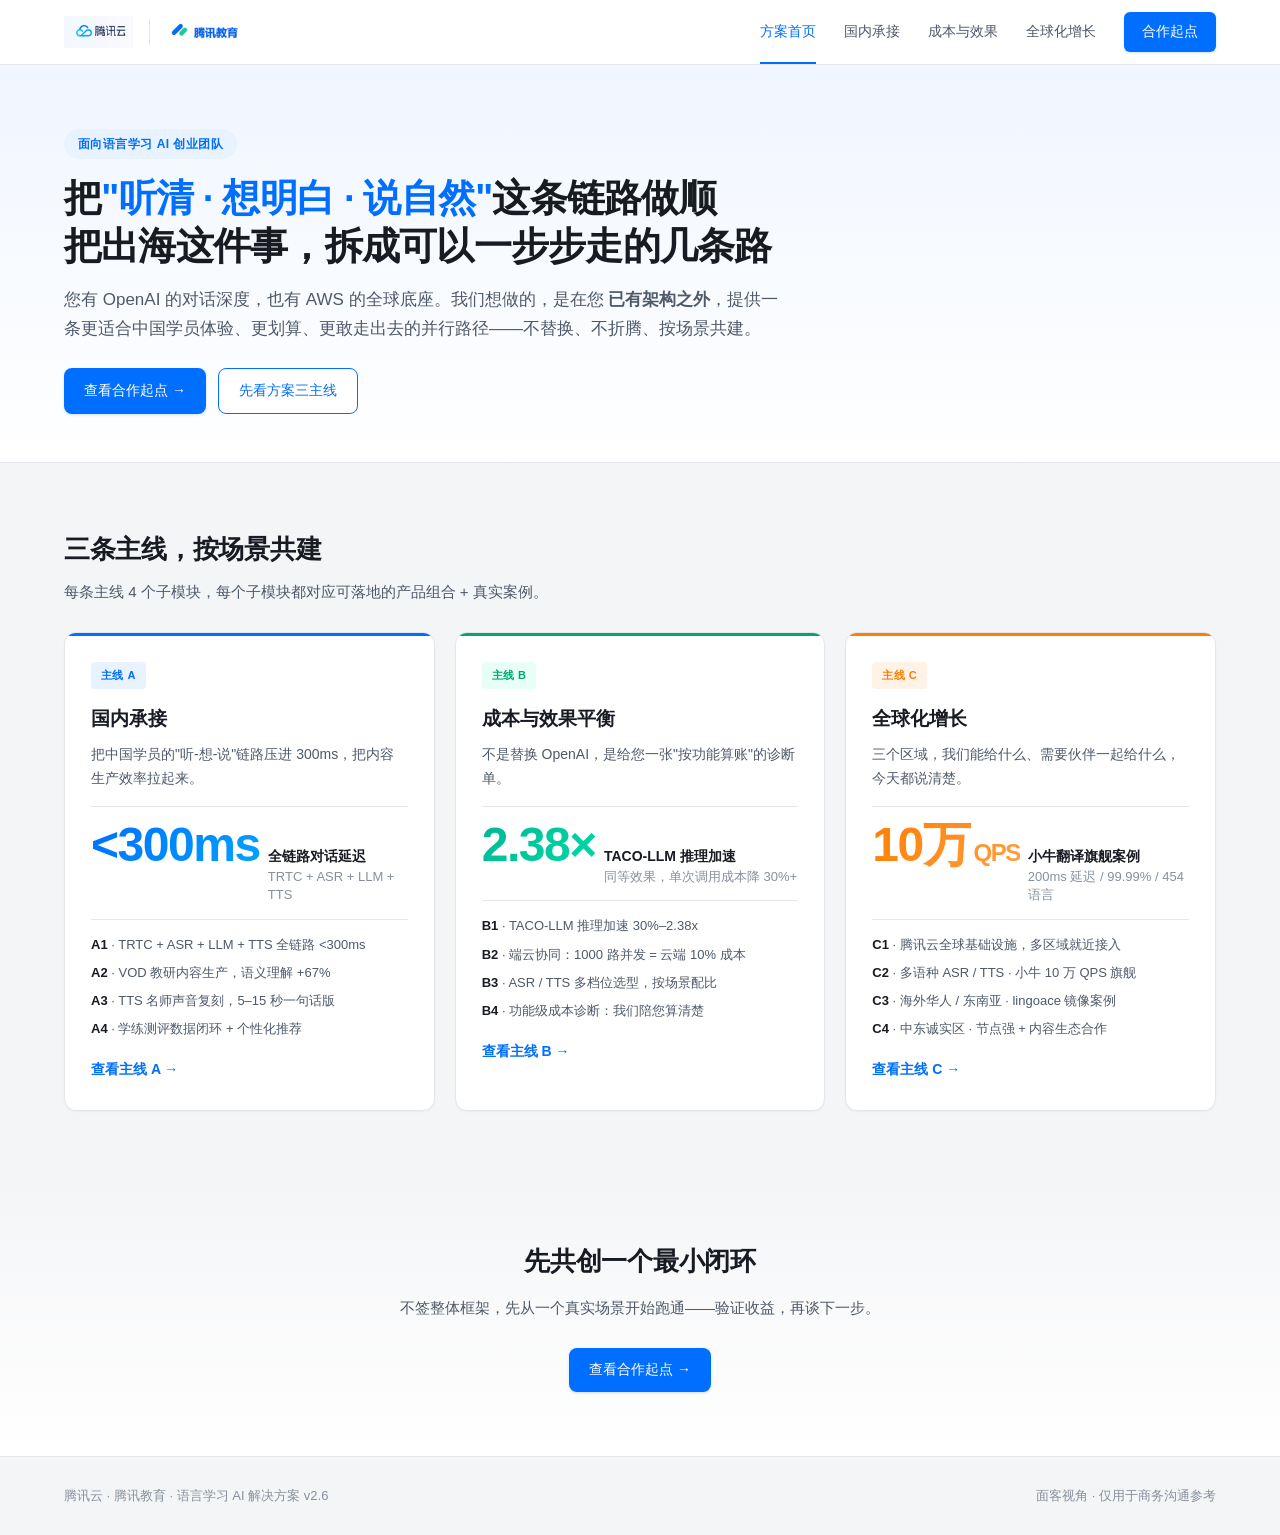
<file: index.html>
<!DOCTYPE html>
<html lang="zh-CN">
<head>
<meta charset="UTF-8">
<meta name="viewport" content="width=device-width, initial-scale=1.0">
<title>语言学习 AI 解决方案 · 腾讯云 × 腾讯教育</title>
<link rel="stylesheet" href="styles.css">
</head>
<body>

<!-- 顶部导航 + 双 Logo -->
<nav class="nav">
  <div class="nav-inner">
    <div class="brand">
      <a href="index.html" class="brand-logo" aria-label="腾讯云">
        <img src="assets/logo-tencent-cloud.png" alt="腾讯云">
      </a>
      <span class="brand-divider"></span>
      <a href="index.html" class="brand-edu" aria-label="腾讯教育">
        <img src="assets/logo-tencent-edu.png" alt="腾讯教育">
      </a>
    </div>
    <div class="nav-links">
      <a href="index.html" class="active">方案首页</a>
      <a href="line-a.html">国内承接</a>
      <a href="line-b.html">成本与效果</a>
      <a href="line-c.html">全球化增长</a>
      <a href="cooperation.html" class="nav-cta">合作起点</a>
    </div>
  </div>
</nav>

<!-- Hero -->
<section class="hero">
  <div class="wrap">
    <span class="hero-eyebrow">面向语言学习 AI 创业团队</span>
    <h1>把<span class="grad">"听清 · 想明白 · 说自然"</span>这条链路做顺<br>把出海这件事，拆成可以一步步走的几条路</h1>
    <p class="lead">
      您有 OpenAI 的对话深度，也有 AWS 的全球底座。我们想做的，是在您 <strong>已有架构之外</strong>，提供一条更适合中国学员体验、更划算、更敢走出去的并行路径——不替换、不折腾、按场景共建。
    </p>
    <div style="display:flex;gap:12px;flex-wrap:wrap;">
      <a href="cooperation.html" class="btn primary">查看合作起点 →</a>
      <a href="line-a.html" class="btn ghost">先看方案三主线</a>
    </div>
  </div>
</section>

<!-- 三主线 -->
<section class="section alt">
  <div class="wrap">
    <h2>三条主线，按场景共建</h2>
    <p class="section-sub">每条主线 4 个子模块，每个子模块都对应可落地的产品组合 + 真实案例。</p>

    <div class="line-grid">
      <a href="line-a.html" class="line-card a">
        <span class="line-tag">主线 A</span>
        <h3>国内承接</h3>
        <p>把中国学员的"听-想-说"链路压进 300ms，把内容生产效率拉起来。</p>
        <div class="hero-num">
          <span class="num">&lt;300ms</span>
          <span class="num-label"><strong>全链路对话延迟</strong>TRTC + ASR + LLM + TTS</span>
        </div>
        <div class="sub-list">
          <span><strong>A1</strong> · TRTC + ASR + LLM + TTS 全链路 &lt;300ms</span>
          <span><strong>A2</strong> · VOD 教研内容生产，语义理解 +67%</span>
          <span><strong>A3</strong> · TTS 名师声音复刻，5–15 秒一句话版</span>
          <span><strong>A4</strong> · 学练测评数据闭环 + 个性化推荐</span>
        </div>
        <span class="arrow">查看主线 A →</span>
      </a>

      <a href="line-b.html" class="line-card b">
        <span class="line-tag">主线 B</span>
        <h3>成本与效果平衡</h3>
        <p>不是替换 OpenAI，是给您一张"按功能算账"的诊断单。</p>
        <div class="hero-num">
          <span class="num">2.38×</span>
          <span class="num-label"><strong>TACO-LLM 推理加速</strong>同等效果，单次调用成本降 30%+</span>
        </div>
        <div class="sub-list">
          <span><strong>B1</strong> · TACO-LLM 推理加速 30%–2.38x</span>
          <span><strong>B2</strong> · 端云协同：1000 路并发 = 云端 10% 成本</span>
          <span><strong>B3</strong> · ASR / TTS 多档位选型，按场景配比</span>
          <span><strong>B4</strong> · 功能级成本诊断：我们陪您算清楚</span>
        </div>
        <span class="arrow">查看主线 B →</span>
      </a>

      <a href="line-c.html" class="line-card c">
        <span class="line-tag">主线 C</span>
        <h3>全球化增长</h3>
        <p>三个区域，我们能给什么、需要伙伴一起给什么，今天都说清楚。</p>
        <div class="hero-num">
          <span class="num">10万<span style="font-size:24px;margin-left:4px;">QPS</span></span>
          <span class="num-label"><strong>小牛翻译旗舰案例</strong>200ms 延迟 / 99.99% / 454 语言</span>
        </div>
        <div class="sub-list">
          <span><strong>C1</strong> · 腾讯云全球基础设施，多区域就近接入</span>
          <span><strong>C2</strong> · 多语种 ASR / TTS · 小牛 10 万 QPS 旗舰</span>
          <span><strong>C3</strong> · 海外华人 / 东南亚 · lingoace 镜像案例</span>
          <span><strong>C4</strong> · 中东诚实区 · 节点强 + 内容生态合作</span>
        </div>
        <span class="arrow">查看主线 C →</span>
      </a>
    </div>
  </div>
</section>

<!-- CTA -->
<section class="section cta-section">
  <div class="wrap" style="text-align:center;">
    <h2 style="margin-bottom: 12px;">先共创一个最小闭环</h2>
    <p class="section-sub" style="max-width: 640px; margin: 0 auto 28px;">
      不签整体框架，先从一个真实场景开始跑通——验证收益，再谈下一步。
    </p>
    <a href="cooperation.html" class="btn primary">查看合作起点 →</a>
  </div>
</section>

<footer class="footer">
  <div class="wrap">
    <span>腾讯云 · 腾讯教育 · 语言学习 AI 解决方案 v2.6</span>
    <span>面客视角 · 仅用于商务沟通参考</span>
  </div>
</footer>

</body>
</html>
</file>
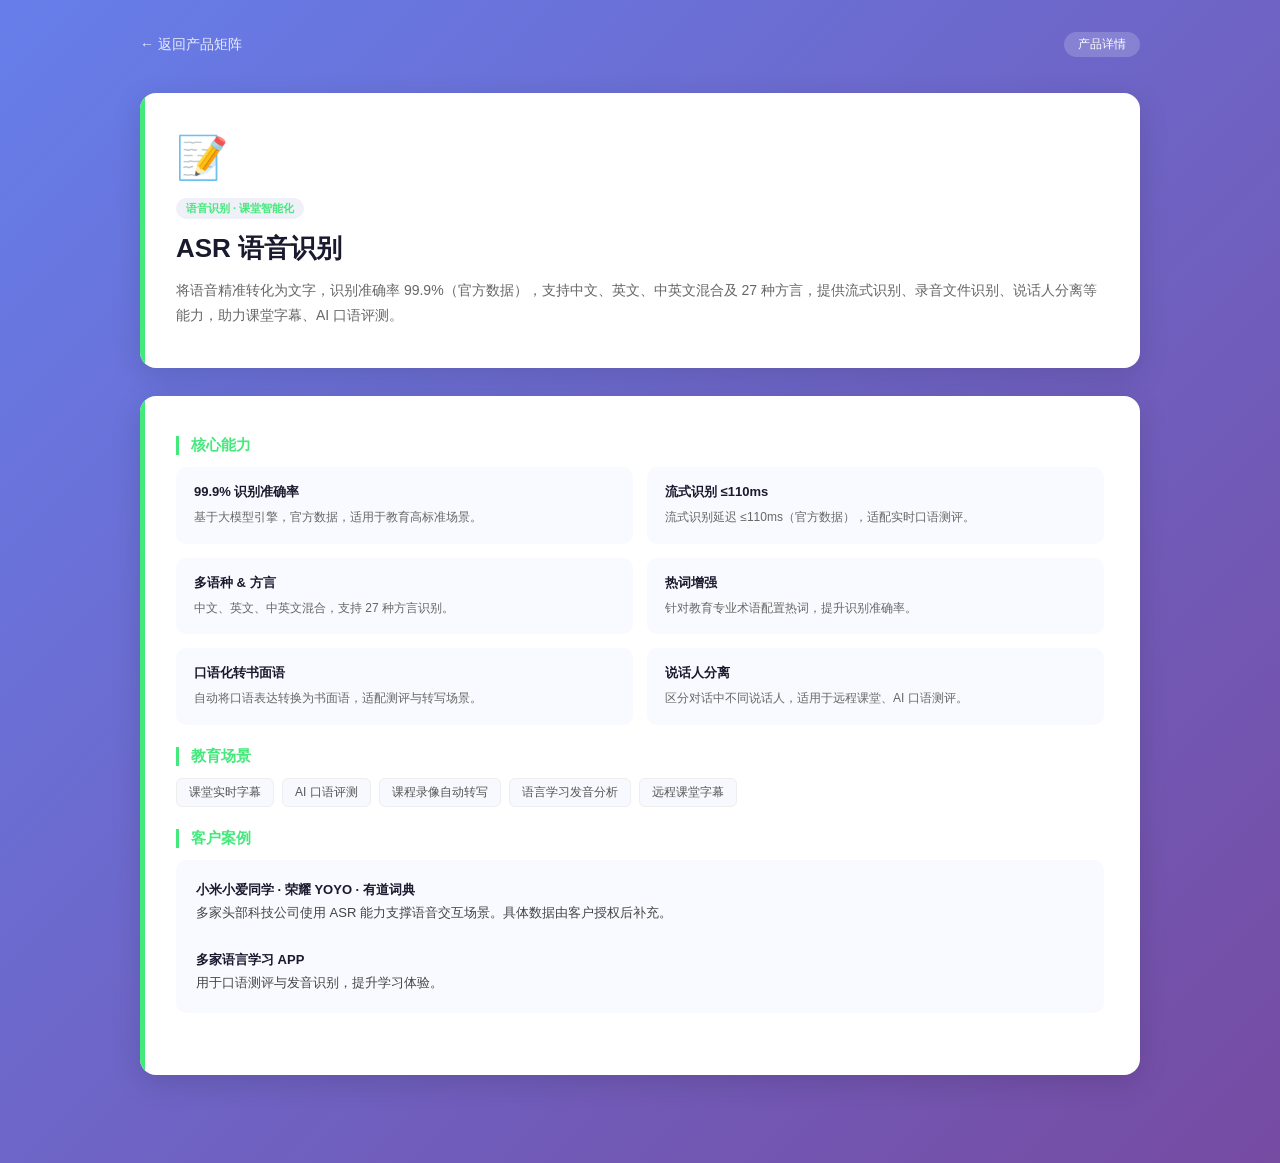
<file: asr.html>
<!DOCTYPE html>
<html lang="zh-CN">
<head>
<meta charset="UTF-8">
<meta name="viewport" content="width=device-width, initial-scale=1.0">
<title>ASR 语音识别 · 腾讯云教育产品矩阵</title>
<style>
    * { margin:0; padding:0; box-sizing: border-box; }
    body {
        font-family: -apple-system, 'PingFang SC', 'Helvetica Neue', sans-serif;
        background: linear-gradient(135deg, #667eea 0%, #764ba2 100%);
        min-height: 100vh;
        padding: 32px 20px 60px;
    }
    .container { max-width: 1000px; margin: 0 auto; }

    .top-nav {
        display: flex;
        justify-content: space-between;
        align-items: center;
        margin-bottom: 36px;
    }
    .back-link {
        color: rgba(255,255,255,0.85);
        text-decoration: none;
        font-size: 14px;
        display: flex;
        align-items: center;
        gap: 6px;
        transition: color 0.2s;
    }
    .back-link:hover { color: #fff; }
    .page-badge {
        background: rgba(255,255,255,0.18);
        color: #fff;
        font-size: 12px;
        padding: 4px 14px;
        border-radius: 20px;
    }

    .hero-card {
        background: white;
        border-radius: 16px;
        padding: 40px 36px;
        margin-bottom: 28px;
        box-shadow: 0 8px 30px rgba(0,0,0,0.13);
        position: relative;
        overflow: hidden;
    }
    .hero-card::before {
        content: '';
        position: absolute;
        top: 0; left: 0;
        width: 5px;
        height: 100%;
        background: #43e97b;
        border-radius: 16px 0 0 16px;
    }
    .hero-icon { font-size: 42px; margin-bottom: 16px; }
    .hero-tag {
        display: inline-block;
        background: #f0f0f8;
        color: #43e97b;
        font-size: 11px;
        font-weight: 600;
        padding: 3px 10px;
        border-radius: 20px;
        margin-bottom: 12px;
    }
    .hero-name {
        font-size: 26px;
        font-weight: 700;
        color: #1a1a2e;
        margin-bottom: 12px;
    }
    .hero-desc {
        font-size: 14px;
        color: #666;
        line-height: 1.8;
    }

    .section { margin-bottom: 22px; }
    .section-title {
        font-size: 15px;
        font-weight: 700;
        color: #43e97b;
        margin-bottom: 12px;
        padding-left: 12px;
        border-left: 3px solid #43e97b;
    }
    .feature-grid {
        display: grid;
        grid-template-columns: 1fr 1fr;
        gap: 14px;
    }
    .feature-item {
        background: #f9faff;
        border-radius: 10px;
        padding: 16px 18px;
    }
    .feature-item .fi-title {
        font-size: 13px;
        font-weight: 700;
        color: #1a1a2e;
        margin-bottom: 6px;
    }
    .feature-item .fi-desc {
        font-size: 12px;
        color: #666;
        line-height: 1.7;
    }
    .tag-list {
        display: flex;
        flex-wrap: wrap;
        gap: 8px;
    }
    .tag-item {
        background: #f8f9fe;
        color: #555;
        font-size: 12px;
        padding: 5px 12px;
        border-radius: 6px;
        border: 1px solid #eee;
    }
    .case-box {
        background: #f9faff;
        border-radius: 10px;
        padding: 18px 20px;
        font-size: 13px;
        color: #444;
        line-height: 1.8;
    }
    .case-box strong { color: #1a1a2e; }

    @media (max-width: 640px) {
        .feature-grid { grid-template-columns: 1fr; }
    }
</style>
</head>
<body>

<div class="container">

    <div class="top-nav">
        <a href="products.html" class="back-link">← 返回产品矩阵</a>
        <span class="page-badge">产品详情</span>
    </div>

    <div class="hero-card">
        <div class="hero-icon">📝</div>
        <div class="hero-tag">语音识别 · 课堂智能化</div>
        <div class="hero-name">ASR 语音识别</div>
        <div class="hero-desc">
            将语音精准转化为文字，识别准确率 99.9%（官方数据），支持中文、英文、中英文混合及 27 种方言，提供流式识别、录音文件识别、说话人分离等能力，助力课堂字幕、AI 口语评测。
        </div>
    </div>

    <div class="hero-card">
        <div class="section">
            <div class="section-title">核心能力</div>
            <div class="feature-grid">
                <div class="feature-item">
                    <div class="fi-title">99.9% 识别准确率</div>
                    <div class="fi-desc">基于大模型引擎，官方数据，适用于教育高标准场景。</div>
                </div>
                <div class="feature-item">
                    <div class="fi-title">流式识别 ≤110ms</div>
                    <div class="fi-desc">流式识别延迟 ≤110ms（官方数据），适配实时口语测评。</div>
                </div>
                <div class="feature-item">
                    <div class="fi-title">多语种 & 方言</div>
                    <div class="fi-desc">中文、英文、中英文混合，支持 27 种方言识别。</div>
                </div>
                <div class="feature-item">
                    <div class="fi-title">热词增强</div>
                    <div class="fi-desc">针对教育专业术语配置热词，提升识别准确率。</div>
                </div>
                <div class="feature-item">
                    <div class="fi-title">口语化转书面语</div>
                    <div class="fi-desc">自动将口语表达转换为书面语，适配测评与转写场景。</div>
                </div>
                <div class="feature-item">
                    <div class="fi-title">说话人分离</div>
                    <div class="fi-desc">区分对话中不同说话人，适用于远程课堂、AI 口语测评。</div>
                </div>
            </div>
        </div>

        <div class="section">
            <div class="section-title">教育场景</div>
            <div class="tag-list">
                <span class="tag-item">课堂实时字幕</span>
                <span class="tag-item">AI 口语评测</span>
                <span class="tag-item">课程录像自动转写</span>
                <span class="tag-item">语言学习发音分析</span>
                <span class="tag-item">远程课堂字幕</span>
            </div>
        </div>

        <div class="section">
            <div class="section-title">客户案例</div>
            <div class="case-box">
                <strong>小米小爱同学 · 荣耀 YOYO · 有道词典</strong><br>
                多家头部科技公司使用 ASR 能力支撑语音交互场景。具体数据由客户授权后补充。<br><br>
                <strong>多家语言学习 APP</strong><br>
                用于口语测评与发音识别，提升学习体验。
            </div>
        </div>
    </div>

</div>

</body>
</html>
</file>
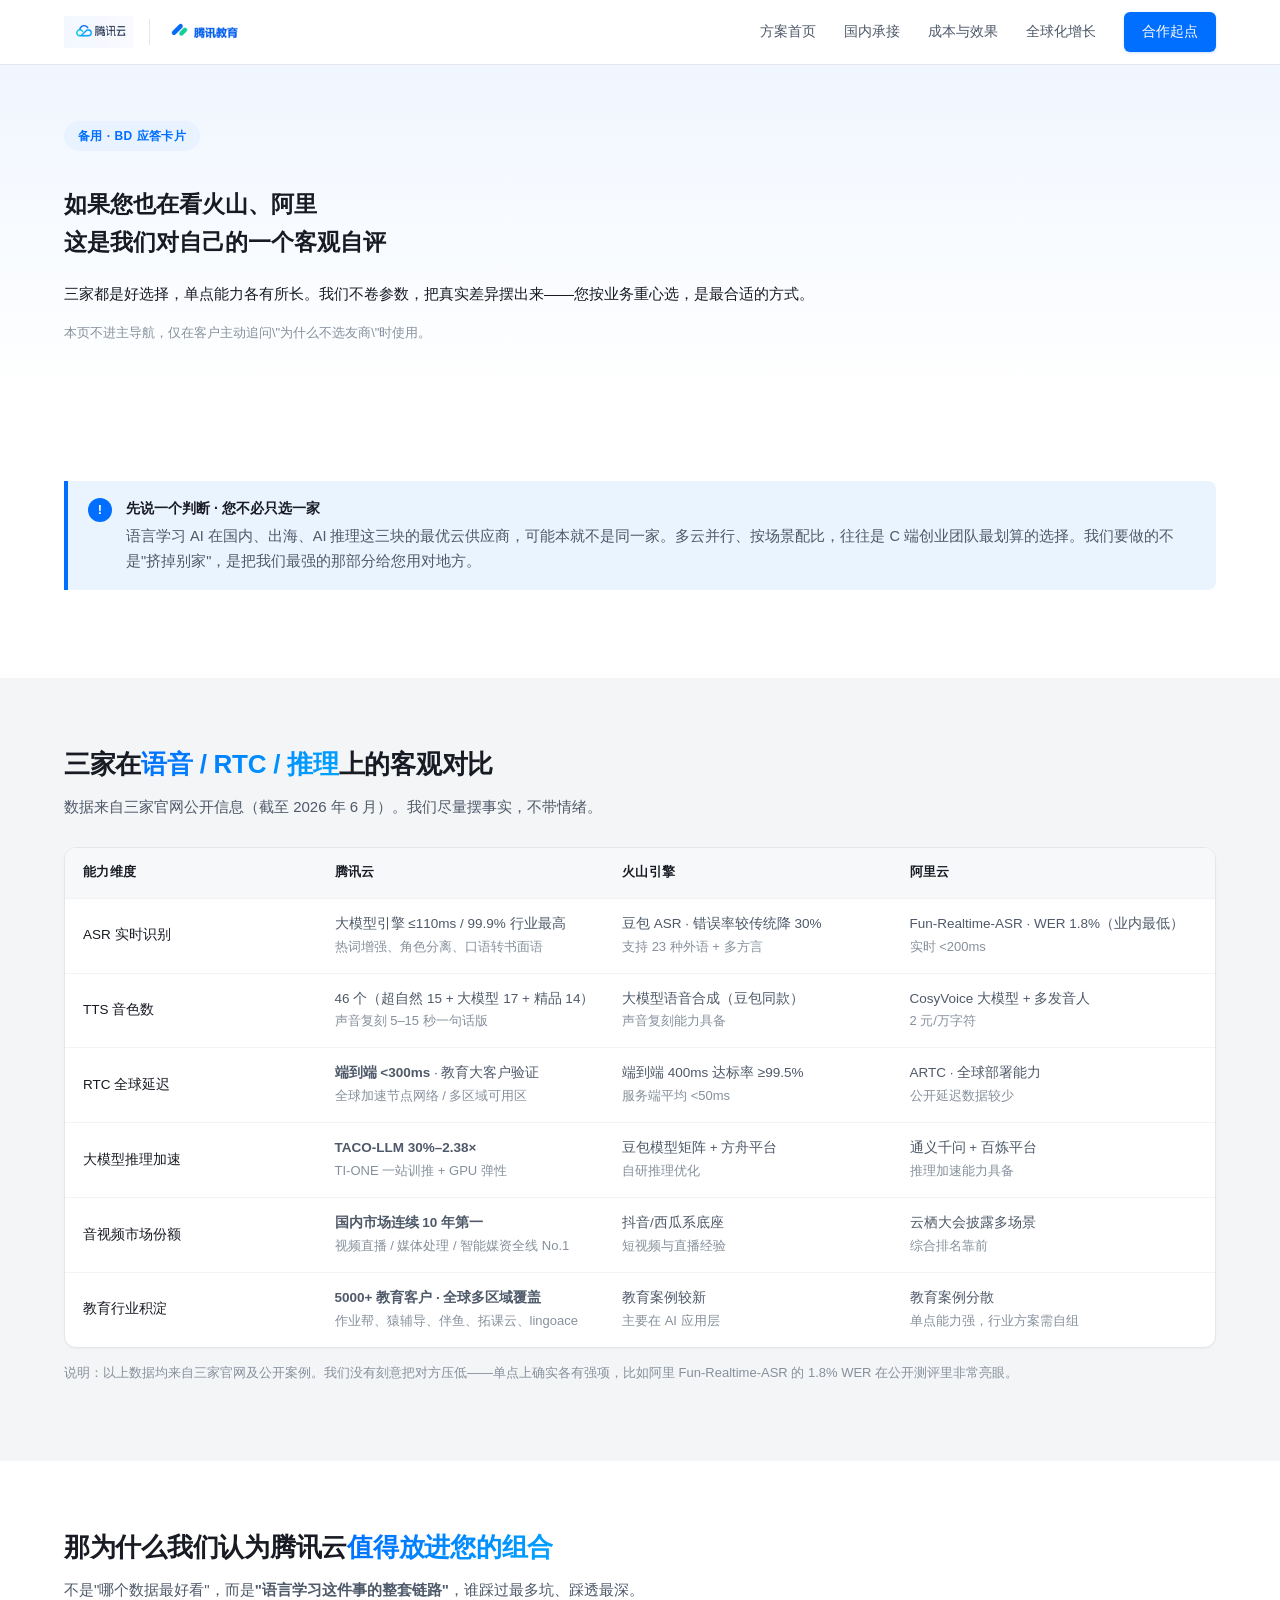
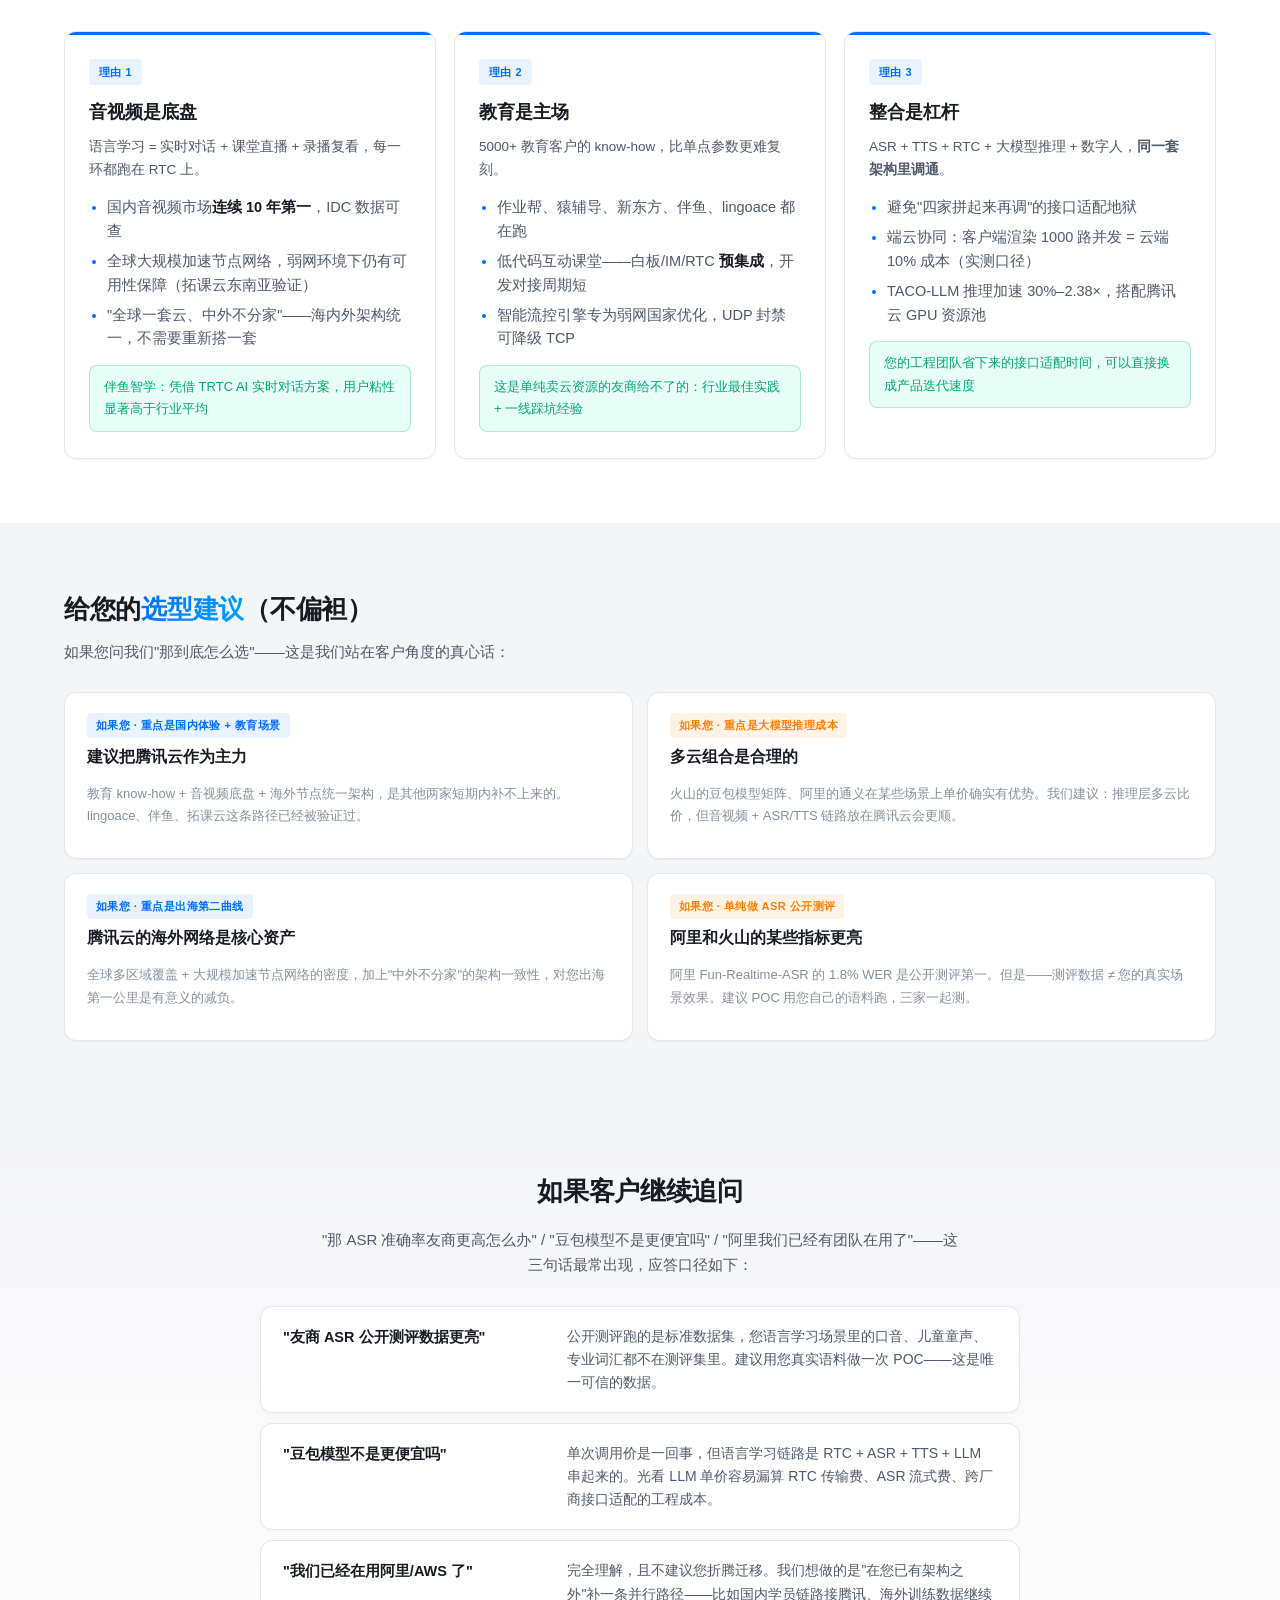
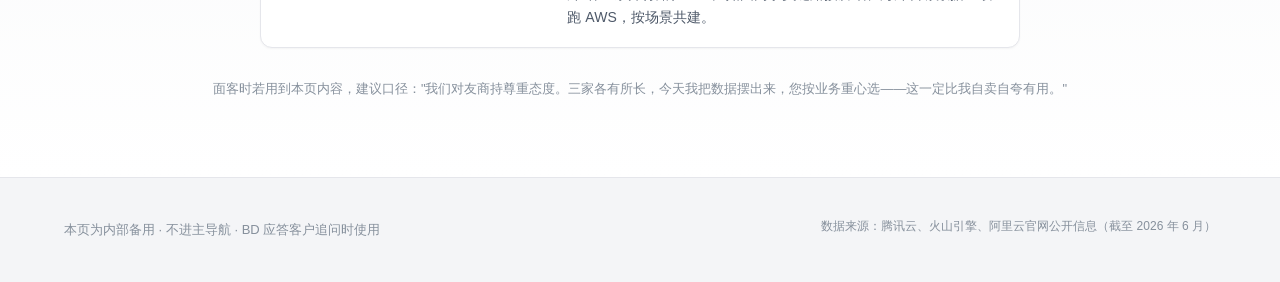
<file: compare.html>
<!DOCTYPE html>
<html lang="zh-CN">
<head>
<meta charset="UTF-8">
<meta name="viewport" content="width=device-width, initial-scale=1.0">
<title>为什么选腾讯云 · 备用 | 语言学习 AI 解决方案</title>
<link rel="stylesheet" href="styles.css">
</head>
<body>

<!-- 顶部导航 + 双 Logo -->
<nav class="nav">
  <div class="nav-inner">
    <div class="brand">
      <a href="index.html" class="brand-logo" aria-label="腾讯云">
        <img src="assets/logo-tencent-cloud.png" alt="腾讯云">
      </a>
      <span class="brand-divider"></span>
      <a href="index.html" class="brand-edu" aria-label="腾讯教育">
        <img src="assets/logo-tencent-edu.png" alt="腾讯教育">
      </a>
    </div>
    <div class="nav-links">
      <a href="index.html">方案首页</a>
      <a href="line-a.html">国内承接</a>
      <a href="line-b.html">成本与效果</a>
      <a href="line-c.html">全球化增长</a>
      <a href="cooperation.html" class="nav-cta">合作起点</a>
    </div>
  </div>
</nav>

<!-- Hero -->
<section class="hero-coop">
  <div class="wrap">
    <span class="hero-eyebrow">备用 · BD 应答卡片</span>
    <h1>如果您也在看<span class="grad">火山、阿里</span><br>这是我们对自己的一个客观自评</h1>
    <p class="lead">三家都是好选择，单点能力各有所长。我们不卷参数，把真实差异摆出来——您按业务重心选，是最合适的方式。</p>
    <p class="muted" style="margin-top:8px;">本页不进主导航，仅在客户主动追问\"为什么不选友商\"时使用。</p>
  </div>
</section>

<!-- 姿态先摆 -->
<section class="section">
  <div class="wrap">
    <div class="pain-callout" style="border-left-color:#006EFF;background:#EAF4FF;">
      <span class="pain-icon" style="background:#006EFF;">!</span>
      <div class="pain-body">
        <strong>先说一个判断 · 您不必只选一家</strong>
        <span>语言学习 AI 在国内、出海、AI 推理这三块的最优云供应商，可能本就不是同一家。多云并行、按场景配比，往往是 C 端创业团队最划算的选择。我们要做的不是"挤掉别家"，是把我们最强的那部分给您用对地方。</span>
      </div>
    </div>
  </div>
</section>

<!-- 三家原子能力对比 -->
<section class="section alt">
  <div class="wrap">
    <h2>三家在<span class="grad-text">语音 / RTC / 推理</span>上的客观对比</h2>
    <p class="section-sub">数据来自三家官网公开信息（截至 2026 年 6 月）。我们尽量摆事实，不带情绪。</p>

    <div class="diag-table" style="grid-template-columns: 1.4fr 1.6fr 1.6fr 1.6fr;">
      <div class="diag-head" style="grid-template-columns: 1.4fr 1.6fr 1.6fr 1.6fr;">
        <div>能力维度</div>
        <div>腾讯云</div>
        <div>火山引擎</div>
        <div>阿里云</div>
      </div>

      <div class="diag-row" style="grid-template-columns: 1.4fr 1.6fr 1.6fr 1.6fr;">
        <div>ASR 实时识别</div>
        <div>大模型引擎 ≤110ms / 99.9% 行业最高<br><span class="muted">热词增强、角色分离、口语转书面语</span></div>
        <div>豆包 ASR · 错误率较传统降 30%<br><span class="muted">支持 23 种外语 + 多方言</span></div>
        <div>Fun-Realtime-ASR · WER 1.8%（业内最低）<br><span class="muted">实时 &lt;200ms</span></div>
      </div>

      <div class="diag-row" style="grid-template-columns: 1.4fr 1.6fr 1.6fr 1.6fr;">
        <div>TTS 音色数</div>
        <div>46 个（超自然 15 + 大模型 17 + 精品 14）<br><span class="muted">声音复刻 5–15 秒一句话版</span></div>
        <div>大模型语音合成（豆包同款）<br><span class="muted">声音复刻能力具备</span></div>
        <div>CosyVoice 大模型 + 多发音人<br><span class="muted">2 元/万字符</span></div>
      </div>

      <div class="diag-row" style="grid-template-columns: 1.4fr 1.6fr 1.6fr 1.6fr;">
        <div>RTC 全球延迟</div>
        <div><strong>端到端 &lt;300ms</strong> · 教育大客户验证<br><span class="muted">全球加速节点网络 / 多区域可用区</span></div>
        <div>端到端 400ms 达标率 ≥99.5%<br><span class="muted">服务端平均 &lt;50ms</span></div>
        <div>ARTC · 全球部署能力<br><span class="muted">公开延迟数据较少</span></div>
      </div>

      <div class="diag-row" style="grid-template-columns: 1.4fr 1.6fr 1.6fr 1.6fr;">
        <div>大模型推理加速</div>
        <div><strong>TACO-LLM 30%–2.38×</strong><br><span class="muted">TI-ONE 一站训推 + GPU 弹性</span></div>
        <div>豆包模型矩阵 + 方舟平台<br><span class="muted">自研推理优化</span></div>
        <div>通义千问 + 百炼平台<br><span class="muted">推理加速能力具备</span></div>
      </div>

      <div class="diag-row" style="grid-template-columns: 1.4fr 1.6fr 1.6fr 1.6fr;">
        <div>音视频市场份额</div>
        <div><strong>国内市场连续 10 年第一</strong><br><span class="muted">视频直播 / 媒体处理 / 智能媒资全线 No.1</span></div>
        <div>抖音/西瓜系底座<br><span class="muted">短视频与直播经验</span></div>
        <div>云栖大会披露多场景<br><span class="muted">综合排名靠前</span></div>
      </div>

      <div class="diag-row" style="grid-template-columns: 1.4fr 1.6fr 1.6fr 1.6fr;">
        <div>教育行业积淀</div>
        <div><strong>5000+ 教育客户 · 全球多区域覆盖</strong><br><span class="muted">作业帮、猿辅导、伴鱼、拓课云、lingoace</span></div>
        <div>教育案例较新<br><span class="muted">主要在 AI 应用层</span></div>
        <div>教育案例分散<br><span class="muted">单点能力强，行业方案需自组</span></div>
      </div>
    </div>

    <p class="muted" style="margin-top:14px; font-size:13px;">说明：以上数据均来自三家官网及公开案例。我们没有刻意把对方压低——单点上确实各有强项，比如阿里 Fun-Realtime-ASR 的 1.8% WER 在公开测评里非常亮眼。</p>
  </div>
</section>

<!-- 那为什么选腾讯云 -->
<section class="section">
  <div class="wrap">
    <h2>那为什么我们认为腾讯云<span class="grad-text">值得放进您的组合</span></h2>
    <p class="section-sub">不是"哪个数据最好看"，而是<strong>"语言学习这件事的整套链路"</strong>，谁踩过最多坑、踩透最深。</p>

    <div class="phase-grid">
      <div class="phase">
        <span class="phase-tag">理由 1</span>
        <h3>音视频是底盘</h3>
        <p class="phase-sub">语言学习 = 实时对话 + 课堂直播 + 录播复看，每一环都跑在 RTC 上。</p>
        <ul class="bullets">
          <li>国内音视频市场<strong>连续 10 年第一</strong>，IDC 数据可查</li>
          <li>全球大规模加速节点网络，弱网环境下仍有可用性保障（拓课云东南亚验证）</li>
          <li>"全球一套云、中外不分家"——海内外架构统一，不需要重新搭一套</li>
        </ul>
        <div class="phase-out">伴鱼智学：凭借 TRTC AI 实时对话方案，用户粘性显著高于行业平均</div>
      </div>

      <div class="phase">
        <span class="phase-tag">理由 2</span>
        <h3>教育是主场</h3>
        <p class="phase-sub">5000+ 教育客户的 know-how，比单点参数更难复刻。</p>
        <ul class="bullets">
          <li>作业帮、猿辅导、新东方、伴鱼、lingoace 都在跑</li>
          <li>低代码互动课堂——白板/IM/RTC <strong>预集成</strong>，开发对接周期短</li>
          <li>智能流控引擎专为弱网国家优化，UDP 封禁可降级 TCP</li>
        </ul>
        <div class="phase-out">这是单纯卖云资源的友商给不了的：行业最佳实践 + 一线踩坑经验</div>
      </div>

      <div class="phase">
        <span class="phase-tag">理由 3</span>
        <h3>整合是杠杆</h3>
        <p class="phase-sub">ASR + TTS + RTC + 大模型推理 + 数字人，<strong>同一套架构里调通</strong>。</p>
        <ul class="bullets">
          <li>避免"四家拼起来再调"的接口适配地狱</li>
          <li>端云协同：客户端渲染 1000 路并发 = 云端 10% 成本（实测口径）</li>
          <li>TACO-LLM 推理加速 30%–2.38×，搭配腾讯云 GPU 资源池</li>
        </ul>
        <div class="phase-out">您的工程团队省下来的接口适配时间，可以直接换成产品迭代速度</div>
      </div>
    </div>
  </div>
</section>

<!-- 选型建议（客户视角） -->
<section class="section alt">
  <div class="wrap">
    <h2>给您的<span class="grad-text">选型建议</span>（不偏袒）</h2>
    <p class="section-sub">如果您问我们"那到底怎么选"——这是我们站在客户角度的真心话：</p>

    <div class="role-grid">
      <div class="role-card">
        <span class="role-tag mine">如果您 · 重点是国内体验 + 教育场景</span>
        <h4>建议把腾讯云作为主力</h4>
        <p class="muted">教育 know-how + 音视频底盘 + 海外节点统一架构，是其他两家短期内补不上来的。lingoace、伴鱼、拓课云这条路径已经被验证过。</p>
      </div>

      <div class="role-card">
        <span class="role-tag your">如果您 · 重点是大模型推理成本</span>
        <h4>多云组合是合理的</h4>
        <p class="muted">火山的豆包模型矩阵、阿里的通义在某些场景上单价确实有优势。我们建议：推理层多云比价，但音视频 + ASR/TTS 链路放在腾讯云会更顺。</p>
      </div>

      <div class="role-card">
        <span class="role-tag mine">如果您 · 重点是出海第二曲线</span>
        <h4>腾讯云的海外网络是核心资产</h4>
        <p class="muted">全球多区域覆盖 + 大规模加速节点网络的密度，加上"中外不分家"的架构一致性，对您出海第一公里是有意义的减负。</p>
      </div>

      <div class="role-card">
        <span class="role-tag your">如果您 · 单纯做 ASR 公开测评</span>
        <h4>阿里和火山的某些指标更亮</h4>
        <p class="muted">阿里 Fun-Realtime-ASR 的 1.8% WER 是公开测评第一。但是——测评数据 ≠ 您的真实场景效果。建议 POC 用您自己的语料跑，三家一起测。</p>
      </div>
    </div>
  </div>
</section>

<!-- BD 应答 -->
<section class="section cta-section">
  <div class="wrap" style="text-align:center;">
    <h2>如果客户继续追问</h2>
    <p class="section-sub" style="max-width:640px; margin:14px auto 28px;">
      "那 ASR 准确率友商更高怎么办" / "豆包模型不是更便宜吗" / "阿里我们已经有团队在用了"——这三句话最常出现，应答口径如下：
    </p>

    <div class="risk-grid" style="max-width:760px; margin:0 auto; text-align:left;">
      <div class="risk-row">
        <div class="risk-q">"友商 ASR 公开测评数据更亮"</div>
        <div class="risk-a">公开测评跑的是标准数据集，您语言学习场景里的口音、儿童童声、专业词汇都不在测评集里。建议用您真实语料做一次 POC——这是唯一可信的数据。</div>
      </div>

      <div class="risk-row">
        <div class="risk-q">"豆包模型不是更便宜吗"</div>
        <div class="risk-a">单次调用价是一回事，但语言学习链路是 RTC + ASR + TTS + LLM 串起来的。光看 LLM 单价容易漏算 RTC 传输费、ASR 流式费、跨厂商接口适配的工程成本。</div>
      </div>

      <div class="risk-row">
        <div class="risk-q">"我们已经在用阿里/AWS 了"</div>
        <div class="risk-a">完全理解，且不建议您折腾迁移。我们想做的是"在您已有架构之外"补一条并行路径——比如国内学员链路接腾讯、海外训练数据继续跑 AWS，按场景共建。</div>
      </div>
    </div>

    <p class="muted" style="margin-top:30px; font-size:13px;">
      面客时若用到本页内容，建议口径："我们对友商持尊重态度。三家各有所长，今天我把数据摆出来，您按业务重心选——这一定比我自卖自夸有用。"
    </p>
  </div>
</section>

<footer class="footer">
  <div class="wrap">
    <p>本页为内部备用 · 不进主导航 · BD 应答客户追问时使用</p>
    <p class="footer-meta">数据来源：腾讯云、火山引擎、阿里云官网公开信息（截至 2026 年 6 月）</p>
  </div>
</footer>

</body>
</html>
</file>
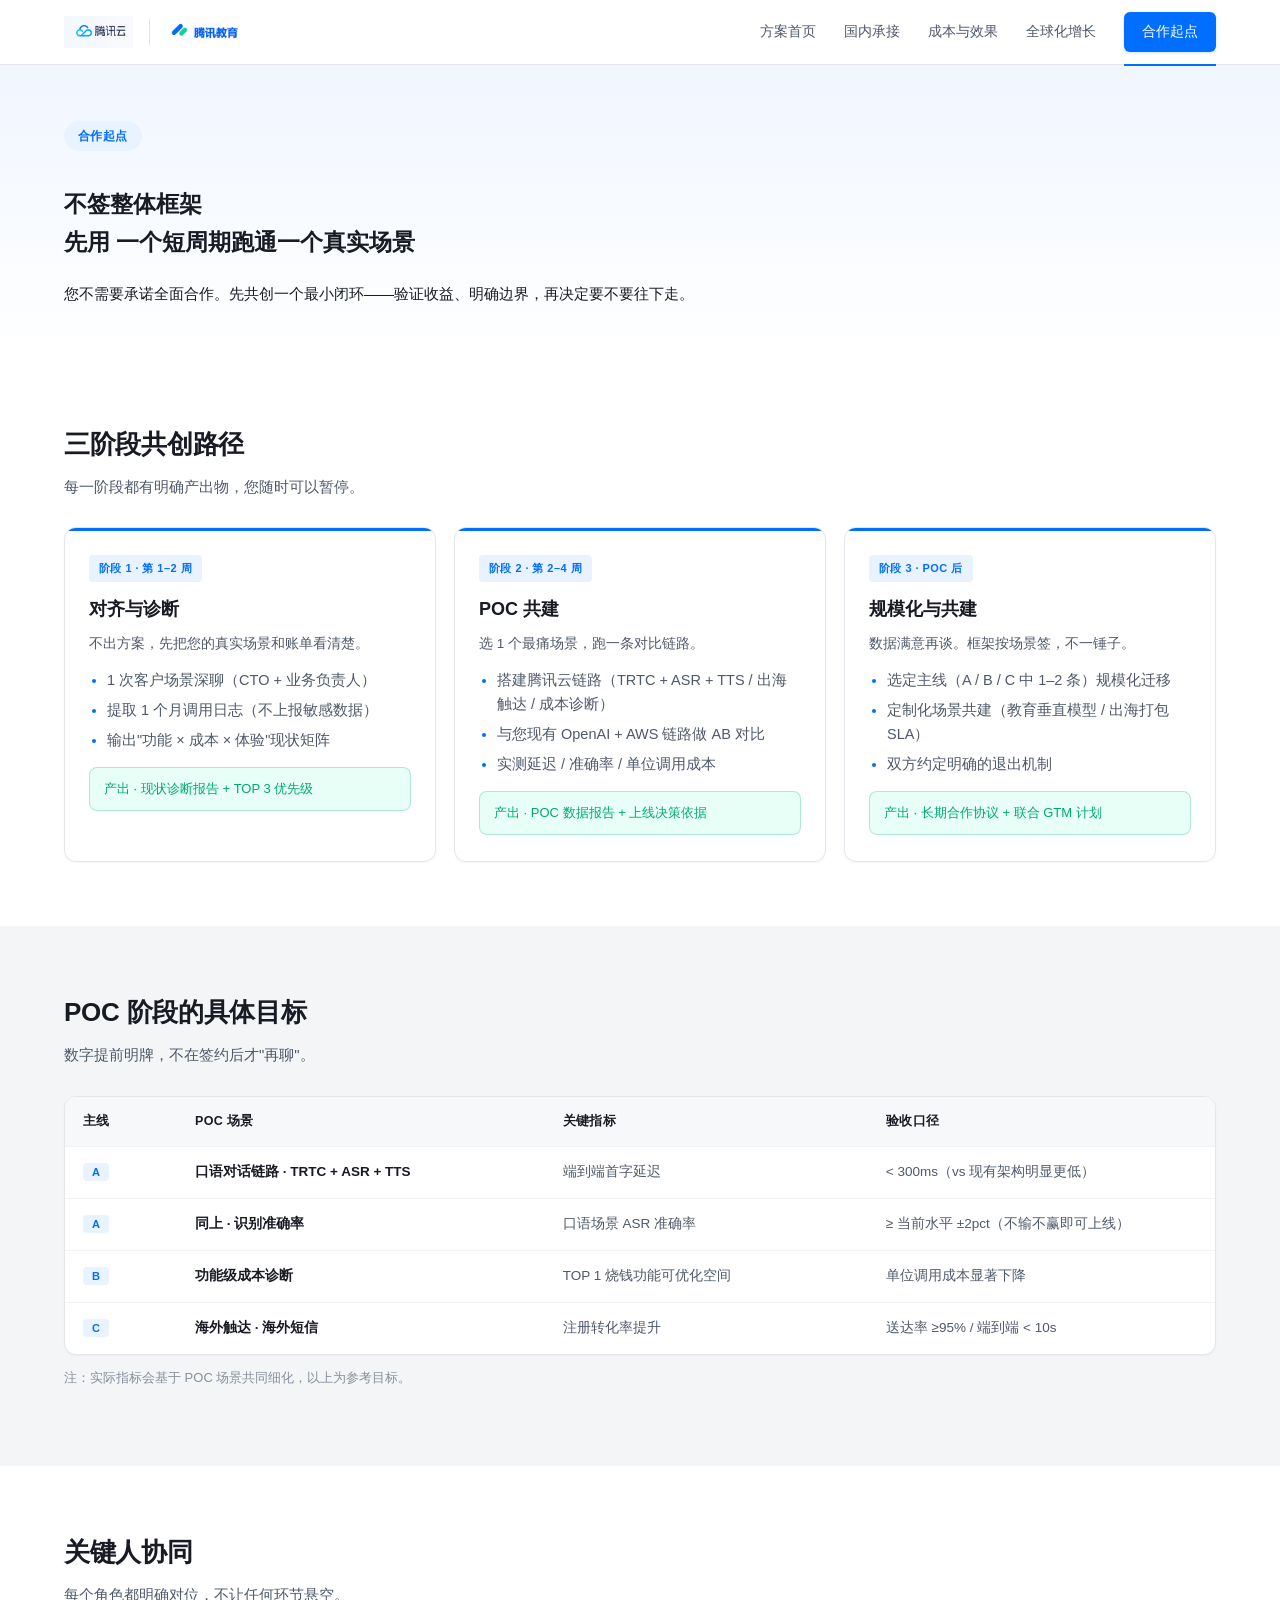
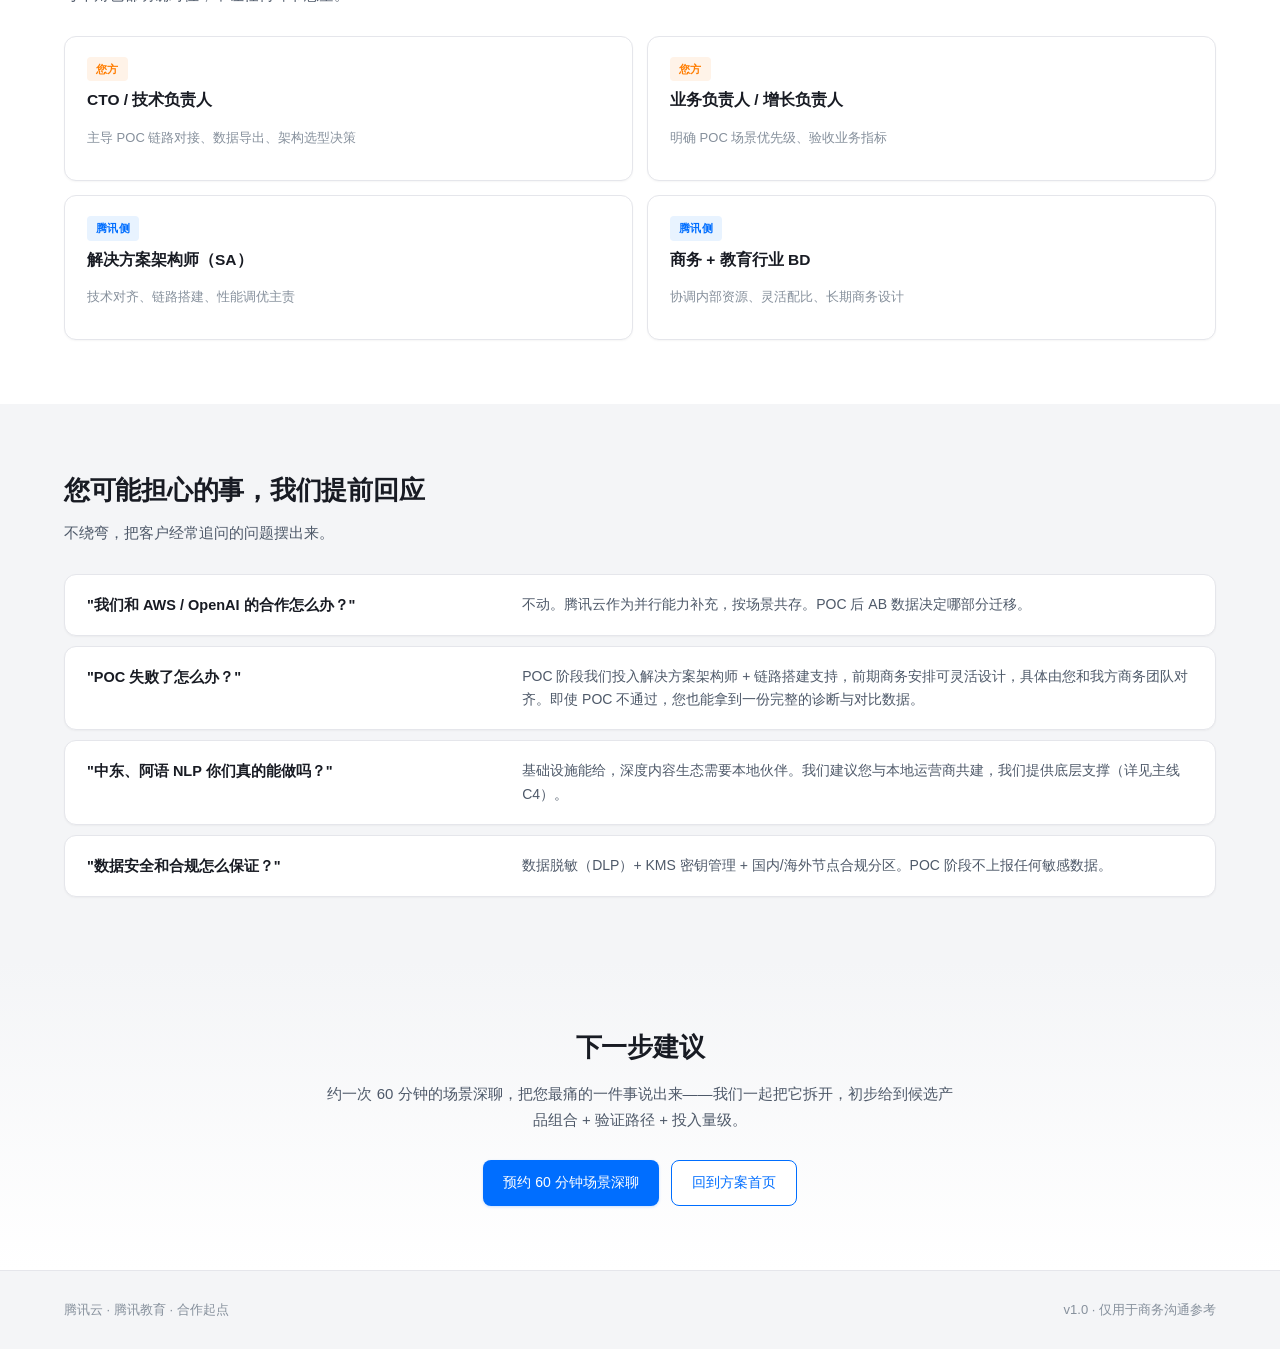
<file: cooperation.html>
<!DOCTYPE html>
<html lang="zh-CN">
<head>
<meta charset="UTF-8">
<meta name="viewport" content="width=device-width, initial-scale=1.0">
<title>合作起点 · 腾讯云 × 腾讯教育</title>
<link rel="stylesheet" href="styles.css">
</head>
<body>

<nav class="nav">
  <div class="nav-inner">
    <div class="brand">
      <a href="index.html" class="brand-logo" aria-label="腾讯云">
        <img src="assets/logo-tencent-cloud.png" alt="腾讯云">
      </a>
      <span class="brand-divider"></span>
      <a href="index.html" class="brand-edu" aria-label="腾讯教育">
        <img src="assets/logo-tencent-edu.png" alt="腾讯教育">
      </a>
    </div>
    <div class="nav-links">
      <a href="index.html">方案首页</a>
      <a href="line-a.html">国内承接</a>
      <a href="line-b.html">成本与效果</a>
      <a href="line-c.html">全球化增长</a>
      <a href="cooperation.html" class="active nav-cta">合作起点</a>
    </div>
  </div>
</nav>

<!-- Hero -->
<section class="hero-coop">
  <div class="wrap">
    <span class="hero-eyebrow">合作起点</span>
    <h1>不签整体框架<br>先用 <span class="grad">一个短周期</span>跑通一个真实场景</h1>
    <p class="lead">您不需要承诺全面合作。先共创一个最小闭环——验证收益、明确边界，再决定要不要往下走。</p>
  </div>
</section>

<!-- 三阶段共创 -->
<section class="section">
  <div class="wrap">
    <h2>三阶段共创路径</h2>
    <p class="section-sub">每一阶段都有明确产出物，您随时可以暂停。</p>

    <div class="phase-grid">
      <div class="phase">
        <span class="phase-tag">阶段 1 · 第 1–2 周</span>
        <h3>对齐与诊断</h3>
        <p class="phase-sub">不出方案，先把您的真实场景和账单看清楚。</p>
        <ul class="bullets">
          <li>1 次客户场景深聊（CTO + 业务负责人）</li>
          <li>提取 1 个月调用日志（不上报敏感数据）</li>
          <li>输出"功能 × 成本 × 体验"现状矩阵</li>
        </ul>
        <div class="phase-out">产出 · 现状诊断报告 + TOP 3 优先级</div>
      </div>

      <div class="phase">
        <span class="phase-tag">阶段 2 · 第 2–4 周</span>
        <h3>POC 共建</h3>
        <p class="phase-sub">选 1 个最痛场景，跑一条对比链路。</p>
        <ul class="bullets">
          <li>搭建腾讯云链路（TRTC + ASR + TTS / 出海触达 / 成本诊断）</li>
          <li>与您现有 OpenAI + AWS 链路做 AB 对比</li>
          <li>实测延迟 / 准确率 / 单位调用成本</li>
        </ul>
        <div class="phase-out">产出 · POC 数据报告 + 上线决策依据</div>
      </div>

      <div class="phase">
        <span class="phase-tag">阶段 3 · POC 后</span>
        <h3>规模化与共建</h3>
        <p class="phase-sub">数据满意再谈。框架按场景签，不一锤子。</p>
        <ul class="bullets">
          <li>选定主线（A / B / C 中 1–2 条）规模化迁移</li>
          <li>定制化场景共建（教育垂直模型 / 出海打包 SLA）</li>
          <li>双方约定明确的退出机制</li>
        </ul>
        <div class="phase-out">产出 · 长期合作协议 + 联合 GTM 计划</div>
      </div>
    </div>
  </div>
</section>

<!-- POC 指标 -->
<section class="section alt">
  <div class="wrap">
    <h2>POC 阶段的具体目标</h2>
    <p class="section-sub">数字提前明牌，不在签约后才"再聊"。</p>

    <div class="poc-table">
      <div class="poc-head">
        <div>主线</div>
        <div>POC 场景</div>
        <div>关键指标</div>
        <div>验收口径</div>
      </div>
      <div class="poc-row">
        <div><span class="poc-cell-tag">A</span></div>
        <div>口语对话链路 · TRTC + ASR + TTS</div>
        <div>端到端首字延迟</div>
        <div>&lt; 300ms（vs 现有架构明显更低）</div>
      </div>
      <div class="poc-row">
        <div><span class="poc-cell-tag">A</span></div>
        <div>同上 · 识别准确率</div>
        <div>口语场景 ASR 准确率</div>
        <div>≥ 当前水平 ±2pct（不输不赢即可上线）</div>
      </div>
      <div class="poc-row">
        <div><span class="poc-cell-tag">B</span></div>
        <div>功能级成本诊断</div>
        <div>TOP 1 烧钱功能可优化空间</div>
        <div>单位调用成本显著下降</div>
      </div>
      <div class="poc-row">
        <div><span class="poc-cell-tag">C</span></div>
        <div>海外触达 · 海外短信</div>
        <div>注册转化率提升</div>
        <div>送达率 ≥95% / 端到端 &lt; 10s</div>
      </div>
    </div>
    <p class="muted" style="margin-top:12px;">注：实际指标会基于 POC 场景共同细化，以上为参考目标。</p>
  </div>
</section>

<!-- 关键人协同 -->
<section class="section">
  <div class="wrap">
    <h2>关键人协同</h2>
    <p class="section-sub">每个角色都明确对位，不让任何环节悬空。</p>

    <div class="role-grid">
      <div class="role-card">
        <span class="role-tag your">您方</span>
        <h4>CTO / 技术负责人</h4>
        <p class="muted">主导 POC 链路对接、数据导出、架构选型决策</p>
      </div>
      <div class="role-card">
        <span class="role-tag your">您方</span>
        <h4>业务负责人 / 增长负责人</h4>
        <p class="muted">明确 POC 场景优先级、验收业务指标</p>
      </div>
      <div class="role-card">
        <span class="role-tag mine">腾讯侧</span>
        <h4>解决方案架构师（SA）</h4>
        <p class="muted">技术对齐、链路搭建、性能调优主责</p>
      </div>
      <div class="role-card">
        <span class="role-tag mine">腾讯侧</span>
        <h4>商务 + 教育行业 BD</h4>
        <p class="muted">协调内部资源、灵活配比、长期商务设计</p>
      </div>
    </div>
  </div>
</section>

<!-- 风险表 -->
<section class="section alt">
  <div class="wrap">
    <h2>您可能担心的事，我们提前回应</h2>
    <p class="section-sub">不绕弯，把客户经常追问的问题摆出来。</p>

    <div class="risk-grid">
      <div class="risk-row">
        <div class="risk-q">"我们和 AWS / OpenAI 的合作怎么办？"</div>
        <div class="risk-a">不动。腾讯云作为并行能力补充，按场景共存。POC 后 AB 数据决定哪部分迁移。</div>
      </div>
      <div class="risk-row">
        <div class="risk-q">"POC 失败了怎么办？"</div>
        <div class="risk-a">POC 阶段我们投入解决方案架构师 + 链路搭建支持，前期商务安排可灵活设计，具体由您和我方商务团队对齐。即使 POC 不通过，您也能拿到一份完整的诊断与对比数据。</div>
      </div>
      <div class="risk-row">
        <div class="risk-q">"中东、阿语 NLP 你们真的能做吗？"</div>
        <div class="risk-a">基础设施能给，深度内容生态需要本地伙伴。我们建议您与本地运营商共建，我们提供底层支撑（详见主线 C4）。</div>
      </div>
      <div class="risk-row">
        <div class="risk-q">"数据安全和合规怎么保证？"</div>
        <div class="risk-a">数据脱敏（DLP）+ KMS 密钥管理 + 国内/海外节点合规分区。POC 阶段不上报任何敏感数据。</div>
      </div>
    </div>
  </div>
</section>

<!-- CTA -->
<section class="section cta-section">
  <div class="wrap" style="text-align:center;">
    <h2 style="margin-bottom: 12px;">下一步建议</h2>
    <p class="section-sub" style="max-width: 640px; margin: 0 auto 28px;">
      约一次 60 分钟的场景深聊，把您最痛的一件事说出来——我们一起把它拆开，初步给到候选产品组合 + 验证路径 + 投入量级。
    </p>
    <div style="display:flex;gap:12px;justify-content:center;flex-wrap:wrap;">
      <a href="#" class="btn primary">预约 60 分钟场景深聊</a>
      <a href="index.html" class="btn ghost">回到方案首页</a>
    </div>
  </div>
</section>

<footer class="footer">
  <div class="wrap">
    <span>腾讯云 · 腾讯教育 · 合作起点</span>
    <span>v1.0 · 仅用于商务沟通参考</span>
  </div>
</footer>

</body>
</html>
</file>
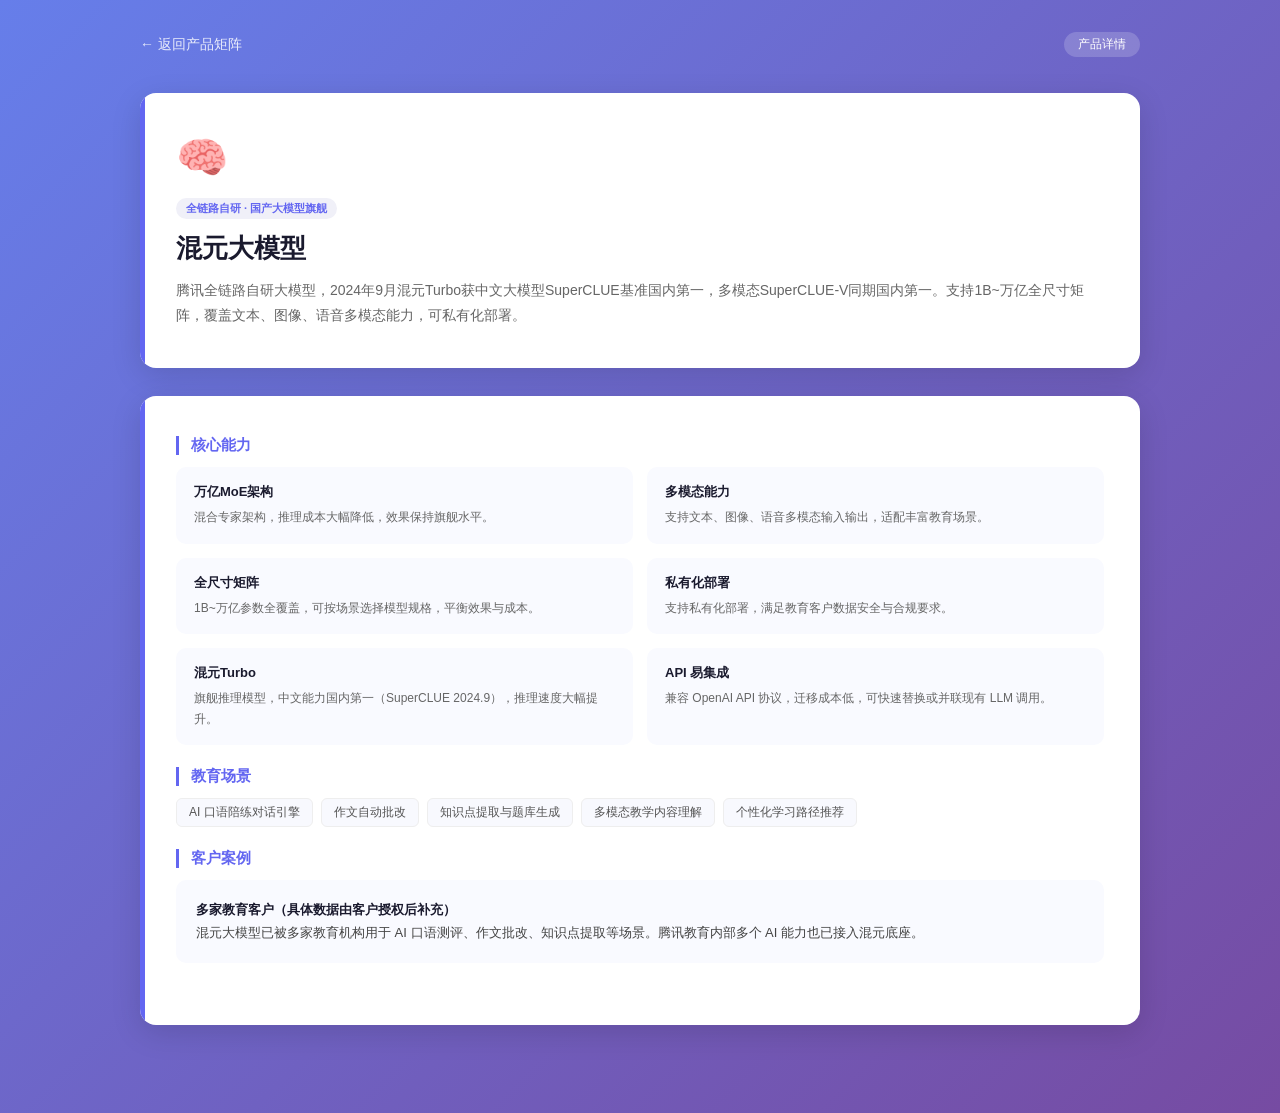
<file: hunyuan.html>
<!DOCTYPE html>
<html lang="zh-CN">
<head>
<meta charset="UTF-8">
<meta name="viewport" content="width=device-width, initial-scale=1.0">
<title>混元大模型 · 腾讯云教育产品矩阵</title>
<style>
    * { margin:0; padding:0; box-sizing: border-box; }
    body {
        font-family: -apple-system, 'PingFang SC', 'Helvetica Neue', sans-serif;
        background: linear-gradient(135deg, #667eea 0%, #764ba2 100%);
        min-height: 100vh;
        padding: 32px 20px 60px;
    }
    .container { max-width: 1000px; margin: 0 auto; }

    .top-nav {
        display: flex;
        justify-content: space-between;
        align-items: center;
        margin-bottom: 36px;
    }
    .back-link {
        color: rgba(255,255,255,0.85);
        text-decoration: none;
        font-size: 14px;
        display: flex;
        align-items: center;
        gap: 6px;
        transition: color 0.2s;
    }
    .back-link:hover { color: #fff; }
    .page-badge {
        background: rgba(255,255,255,0.18);
        color: #fff;
        font-size: 12px;
        padding: 4px 14px;
        border-radius: 20px;
    }

    .hero-card {
        background: white;
        border-radius: 16px;
        padding: 40px 36px;
        margin-bottom: 28px;
        box-shadow: 0 8px 30px rgba(0,0,0,0.13);
        position: relative;
        overflow: hidden;
    }
    .hero-card::before {
        content: '';
        position: absolute;
        top: 0; left: 0;
        width: 5px;
        height: 100%;
        background: #6366f1;
        border-radius: 16px 0 0 16px;
    }
    .hero-icon { font-size: 42px; margin-bottom: 16px; }
    .hero-tag {
        display: inline-block;
        background: #f0f0f8;
        color: #6366f1;
        font-size: 11px;
        font-weight: 600;
        padding: 3px 10px;
        border-radius: 20px;
        margin-bottom: 12px;
    }
    .hero-name {
        font-size: 26px;
        font-weight: 700;
        color: #1a1a2e;
        margin-bottom: 12px;
    }
    .hero-desc {
        font-size: 14px;
        color: #666;
        line-height: 1.8;
    }

    .section { margin-bottom: 22px; }
    .section-title {
        font-size: 15px;
        font-weight: 700;
        color: #6366f1;
        margin-bottom: 12px;
        padding-left: 12px;
        border-left: 3px solid #6366f1;
    }
    .feature-grid {
        display: grid;
        grid-template-columns: 1fr 1fr;
        gap: 14px;
    }
    .feature-item {
        background: #f9faff;
        border-radius: 10px;
        padding: 16px 18px;
    }
    .feature-item .fi-title {
        font-size: 13px;
        font-weight: 700;
        color: #1a1a2e;
        margin-bottom: 6px;
    }
    .feature-item .fi-desc {
        font-size: 12px;
        color: #666;
        line-height: 1.7;
    }
    .tag-list {
        display: flex;
        flex-wrap: wrap;
        gap: 8px;
    }
    .tag-item {
        background: #f8f9fe;
        color: #555;
        font-size: 12px;
        padding: 5px 12px;
        border-radius: 6px;
        border: 1px solid #eee;
    }
    .case-box {
        background: #f9faff;
        border-radius: 10px;
        padding: 18px 20px;
        font-size: 13px;
        color: #444;
        line-height: 1.8;
    }
    .case-box strong { color: #1a1a2e; }

    @media (max-width: 640px) {
        .feature-grid { grid-template-columns: 1fr; }
    }
</style>
</head>
<body>

<div class="container">

    <div class="top-nav">
        <a href="products.html" class="back-link">← 返回产品矩阵</a>
        <span class="page-badge">产品详情</span>
    </div>

    <div class="hero-card">
        <div class="hero-icon">🧠</div>
        <div class="hero-tag">全链路自研 · 国产大模型旗舰</div>
        <div class="hero-name">混元大模型</div>
        <div class="hero-desc">
            腾讯全链路自研大模型，2024年9月混元Turbo获中文大模型SuperCLUE基准国内第一，多模态SuperCLUE-V同期国内第一。支持1B~万亿全尺寸矩阵，覆盖文本、图像、语音多模态能力，可私有化部署。
        </div>
    </div>

    <div class="hero-card">
        <div class="section">
            <div class="section-title">核心能力</div>
            <div class="feature-grid">
                <div class="feature-item">
                    <div class="fi-title">万亿MoE架构</div>
                    <div class="fi-desc">混合专家架构，推理成本大幅降低，效果保持旗舰水平。</div>
                </div>
                <div class="feature-item">
                    <div class="fi-title">多模态能力</div>
                    <div class="fi-desc">支持文本、图像、语音多模态输入输出，适配丰富教育场景。</div>
                </div>
                <div class="feature-item">
                    <div class="fi-title">全尺寸矩阵</div>
                    <div class="fi-desc">1B~万亿参数全覆盖，可按场景选择模型规格，平衡效果与成本。</div>
                </div>
                <div class="feature-item">
                    <div class="fi-title">私有化部署</div>
                    <div class="fi-desc">支持私有化部署，满足教育客户数据安全与合规要求。</div>
                </div>
                <div class="feature-item">
                    <div class="fi-title">混元Turbo</div>
                    <div class="fi-desc">旗舰推理模型，中文能力国内第一（SuperCLUE 2024.9），推理速度大幅提升。</div>
                </div>
                <div class="feature-item">
                    <div class="fi-title">API 易集成</div>
                    <div class="fi-desc">兼容 OpenAI API 协议，迁移成本低，可快速替换或并联现有 LLM 调用。</div>
                </div>
            </div>
        </div>

        <div class="section">
            <div class="section-title">教育场景</div>
            <div class="tag-list">
                <span class="tag-item">AI 口语陪练对话引擎</span>
                <span class="tag-item">作文自动批改</span>
                <span class="tag-item">知识点提取与题库生成</span>
                <span class="tag-item">多模态教学内容理解</span>
                <span class="tag-item">个性化学习路径推荐</span>
            </div>
        </div>

        <div class="section">
            <div class="section-title">客户案例</div>
            <div class="case-box">
                <strong>多家教育客户（具体数据由客户授权后补充）</strong><br>
                混元大模型已被多家教育机构用于 AI 口语测评、作文批改、知识点提取等场景。腾讯教育内部多个 AI 能力也已接入混元底座。
            </div>
        </div>
    </div>

</div>

</body>
</html>
</file>
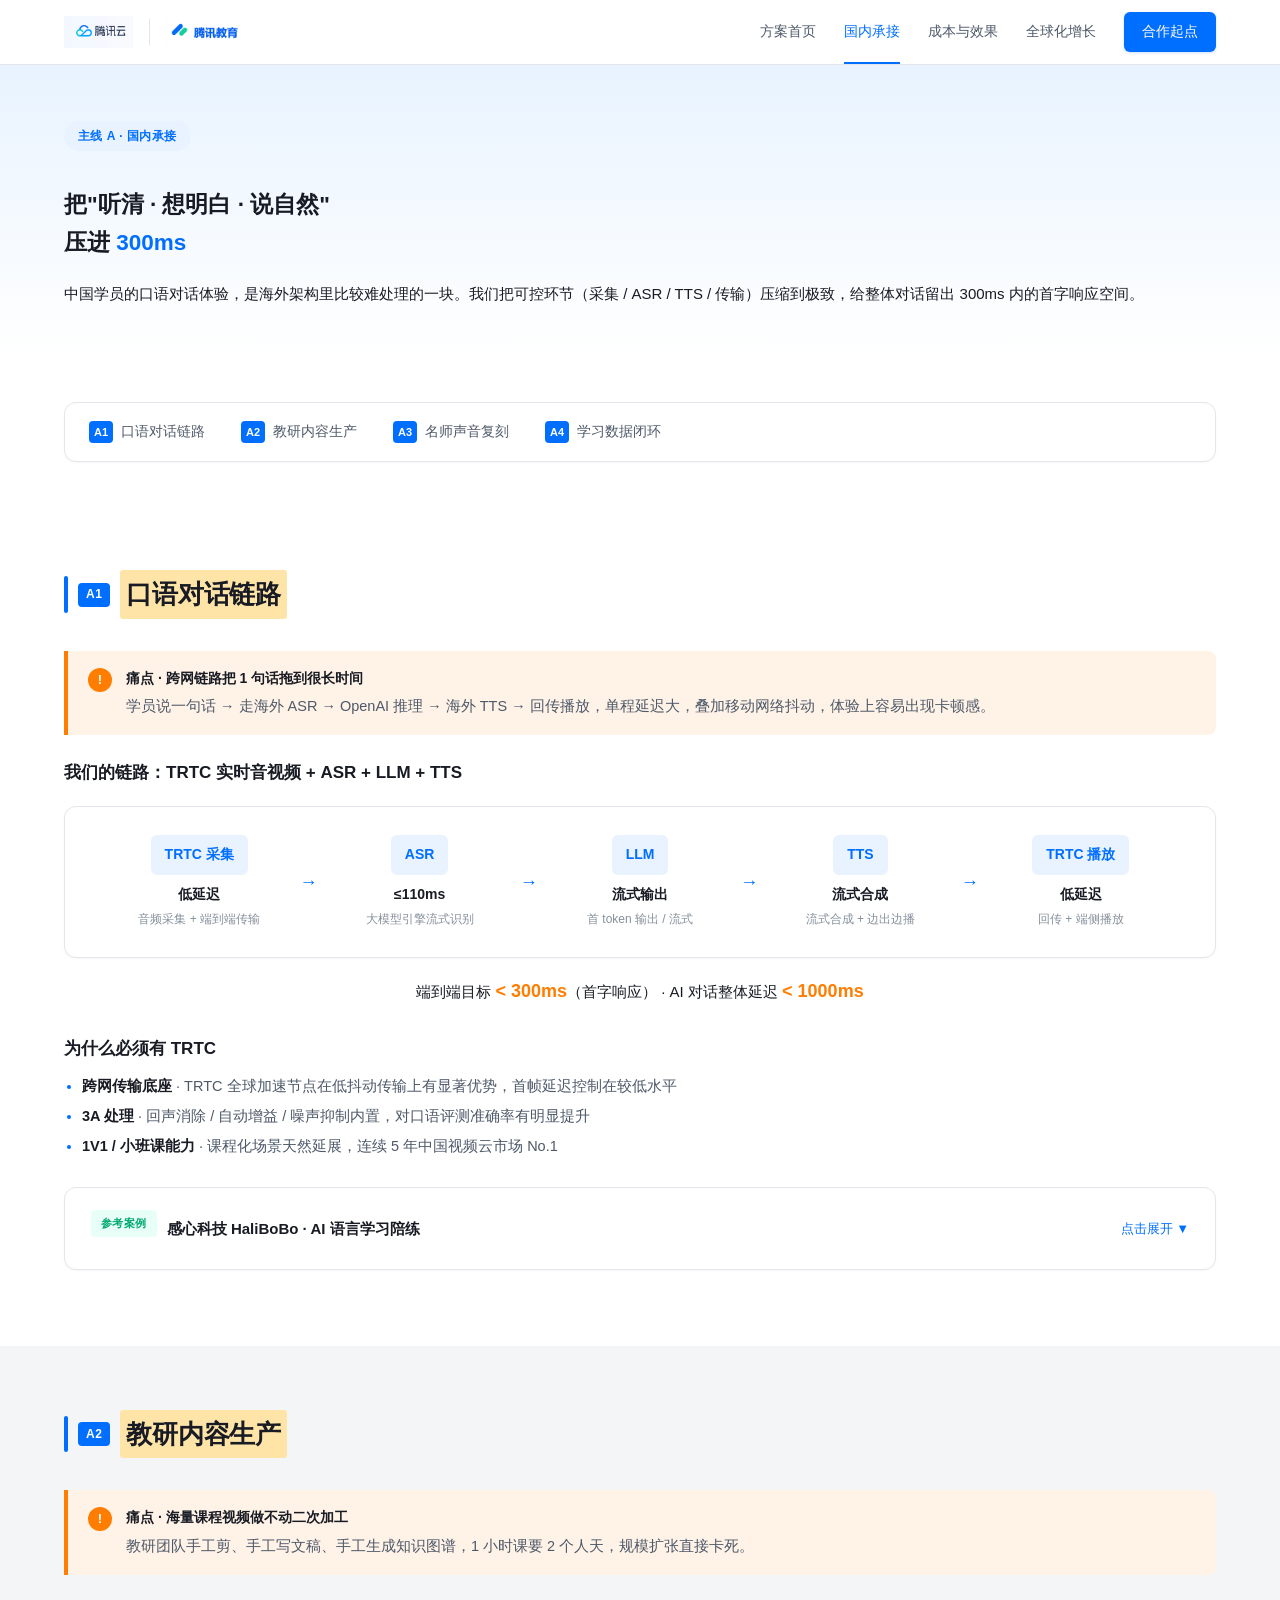
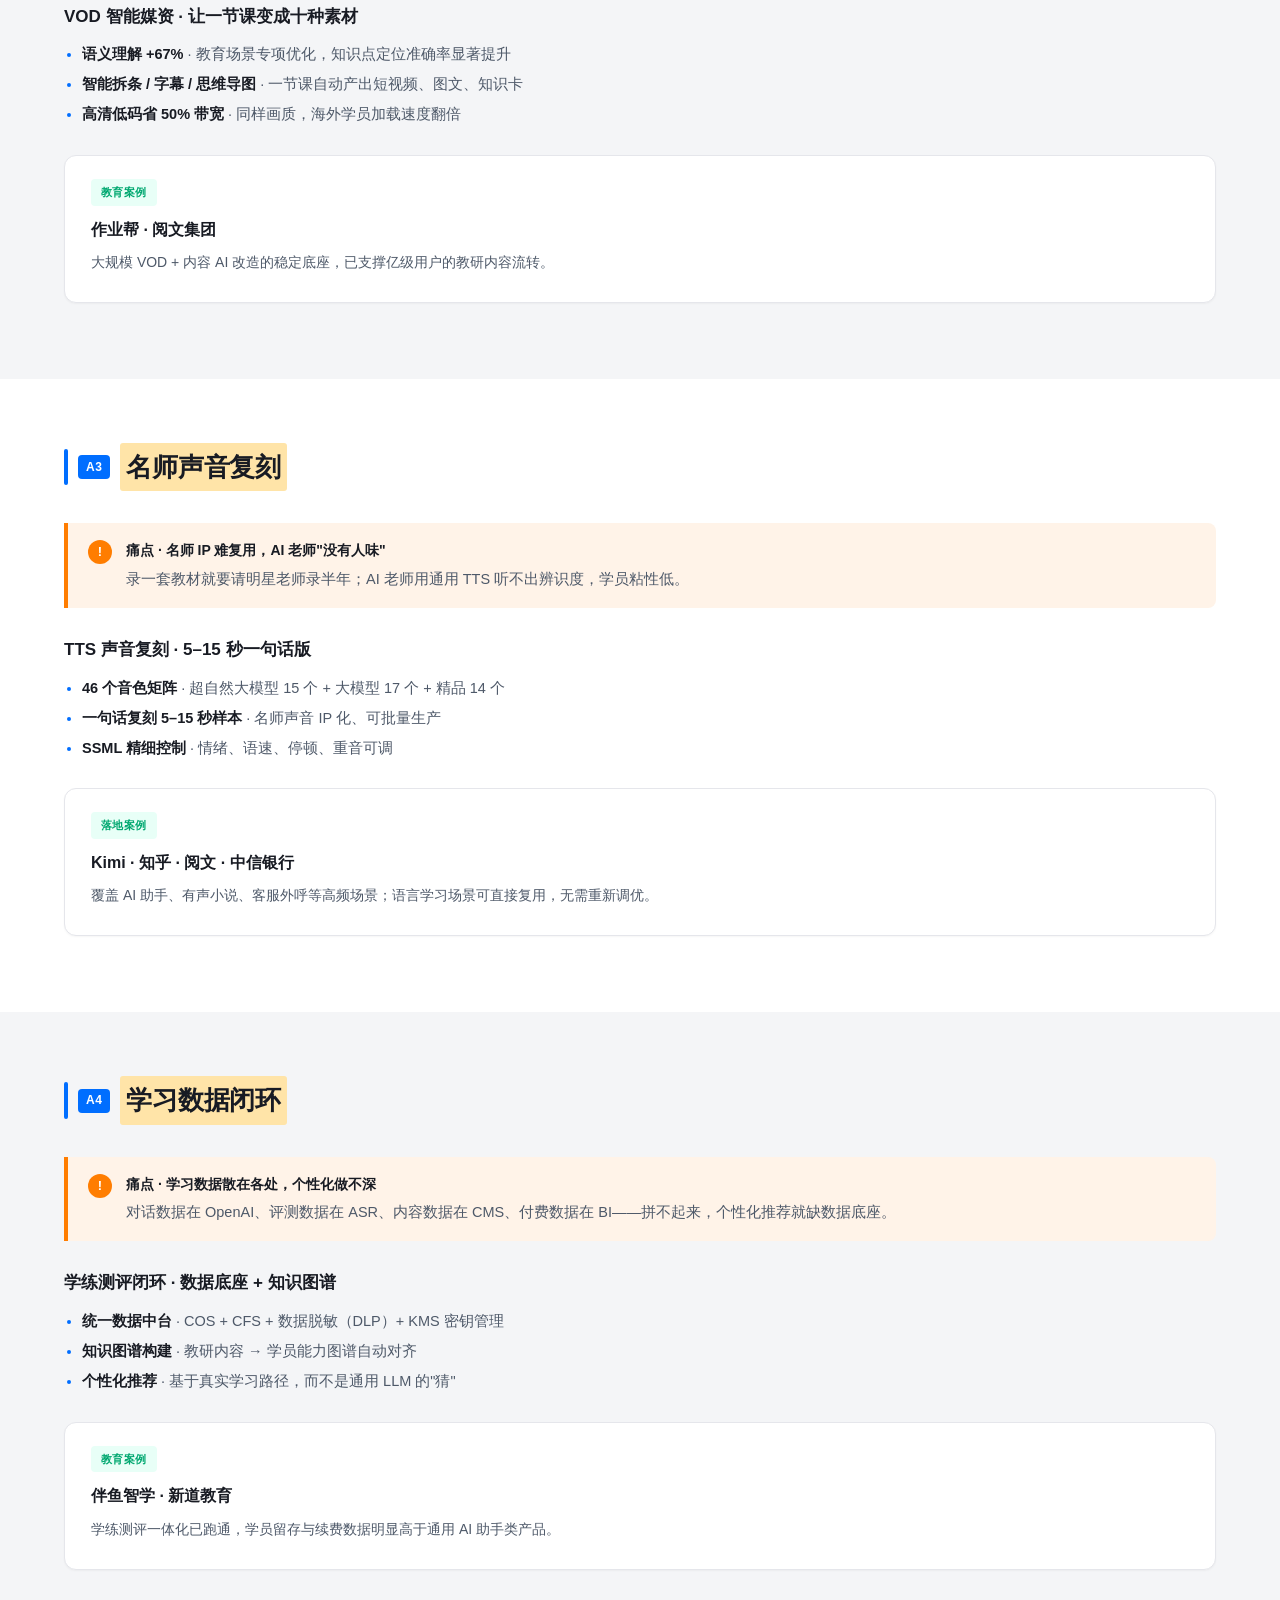
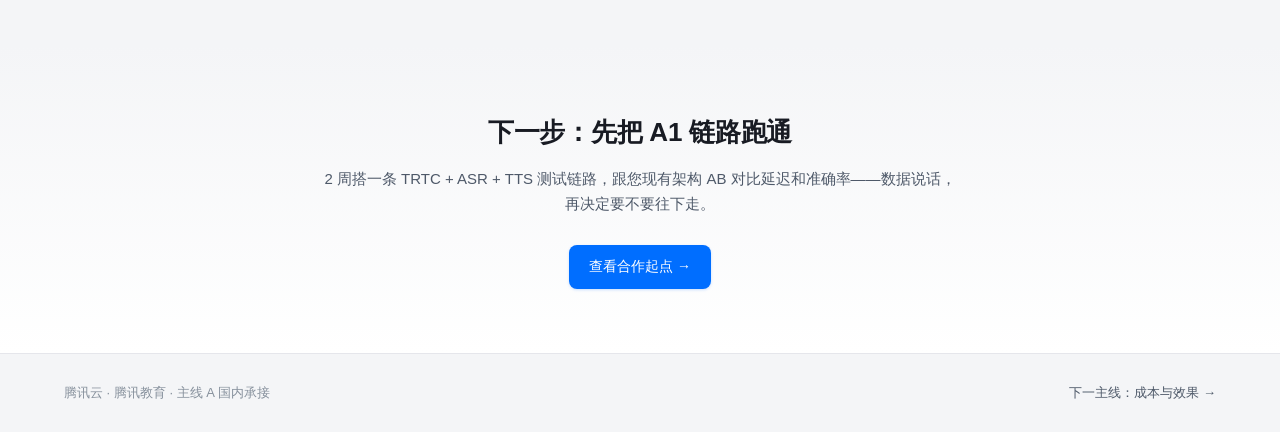
<file: line-a.html>
<!DOCTYPE html>
<html lang="zh-CN">
<head>
<meta charset="UTF-8">
<meta name="viewport" content="width=device-width, initial-scale=1.0">
<title>主线 A · 国内承接 · 腾讯云 × 腾讯教育</title>
<link rel="stylesheet" href="styles.css">
</head>
<body>

<nav class="nav">
  <div class="nav-inner">
    <div class="brand">
      <a href="index.html" class="brand-logo" aria-label="腾讯云">
        <img src="assets/logo-tencent-cloud.png" alt="腾讯云">
      </a>
      <span class="brand-divider"></span>
      <a href="index.html" class="brand-edu" aria-label="腾讯教育">
        <img src="assets/logo-tencent-edu.png" alt="腾讯教育">
      </a>
    </div>
    <div class="nav-links">
      <a href="index.html">方案首页</a>
      <a href="line-a.html" class="active">国内承接</a>
      <a href="line-b.html">成本与效果</a>
      <a href="line-c.html">全球化增长</a>
      <a href="cooperation.html" class="nav-cta">合作起点</a>
    </div>
  </div>
</nav>

<!-- Hero -->
<section class="hero-line a">
  <div class="wrap">
    <span class="hero-eyebrow">主线 A · 国内承接</span>
    <h1>把"听清 · 想明白 · 说自然"<br>压进 <span class="grad">300ms</span></h1>
    <p class="lead">中国学员的口语对话体验，是海外架构里比较难处理的一块。我们把可控环节（采集 / ASR / TTS / 传输）压缩到极致，给整体对话留出 300ms 内的首字响应空间。</p>
  </div>
</section>

<!-- 子模块导航 -->
<section class="section-tight">
  <div class="wrap">
    <div class="sub-nav">
      <a href="#a1"><span class="num">A1</span>口语对话链路</a>
      <a href="#a2"><span class="num">A2</span>教研内容生产</a>
      <a href="#a3"><span class="num">A3</span>名师声音复刻</a>
      <a href="#a4"><span class="num">A4</span>学习数据闭环</a>
    </div>
  </div>
</section>

<!-- A1 -->
<section class="section" id="a1">
  <div class="wrap">
    <h2 class="sub-title"><span class="sub-num">A1</span><span class="sub-highlight">口语对话链路</span></h2>

    <div class="pain-callout">
      <span class="pain-icon">!</span>
      <div class="pain-body">
        <strong>痛点 · 跨网链路把 1 句话拖到很长时间</strong>
        <span>学员说一句话 → 走海外 ASR → OpenAI 推理 → 海外 TTS → 回传播放，单程延迟大，叠加移动网络抖动，体验上容易出现卡顿感。</span>
      </div>
    </div>

    <h3 class="h3">我们的链路：TRTC 实时音视频 + ASR + LLM + TTS</h3>
    <div class="flow-chain">
      <div class="flow-step">
        <span class="flow-name">TRTC 采集</span>
        <span class="flow-latency">低延迟</span>
        <span class="flow-desc">音频采集 + 端到端传输</span>
      </div>
      <div class="flow-step">
        <span class="flow-name">ASR</span>
        <span class="flow-latency">≤110ms</span>
        <span class="flow-desc">大模型引擎流式识别</span>
      </div>
      <div class="flow-step">
        <span class="flow-name">LLM</span>
        <span class="flow-latency">流式输出</span>
        <span class="flow-desc">首 token 输出 / 流式</span>
      </div>
      <div class="flow-step">
        <span class="flow-name">TTS</span>
        <span class="flow-latency">流式合成</span>
        <span class="flow-desc">流式合成 + 边出边播</span>
      </div>
      <div class="flow-step">
        <span class="flow-name">TRTC 播放</span>
        <span class="flow-latency">低延迟</span>
        <span class="flow-desc">回传 + 端侧播放</span>
      </div>
    </div>
    <p class="flow-total">端到端目标 <strong>&lt; 300ms</strong>（首字响应） · AI 对话整体延迟 <strong>&lt; 1000ms</strong></p>

    <div class="block">
      <h3 class="h3">为什么必须有 TRTC</h3>
      <ul class="bullets">
        <li><strong>跨网传输底座</strong> · TRTC 全球加速节点在低抖动传输上有显著优势，首帧延迟控制在较低水平</li>
        <li><strong>3A 处理</strong> · 回声消除 / 自动增益 / 噪声抑制内置，对口语评测准确率有明显提升</li>
        <li><strong>1V1 / 小班课能力</strong> · 课程化场景天然延展，连续 5 年中国视频云市场 No.1</li>
      </ul>
    </div>

    <details class="case" style="cursor:pointer;">
      <summary class="case-summary" style="display:flex;align-items:center;gap:10px;list-style:none;padding:0;margin:0;font-weight:600;font-size:15px;cursor:pointer;">
        <span class="case-tag" style="flex-shrink:0;">参考案例</span>
        <span style="flex:1;">感心科技 HaliBoBo · AI 语言学习陪练</span>
        <span style="color:#006EFF;font-size:13px;font-weight:400;" class="details-toggle">点击展开 ▼</span>
      </summary>
      <div style="margin-top:14px;display:grid;grid-template-columns:1fr 1fr;gap:16px 32px;font-size:13.5px;line-height:1.7;">
        <div>
          <div style="font-weight:600;color:#006EFF;margin-bottom:4px;">客户背景</div>
          <p style="margin:0;color:#444;">感心科技专注 AI 语言学习陪练，主打"AI 教师 1v1 陪练"模式，覆盖 10 万+ 师生用户，拥有 5000+ AI 自习室，客单价近万元，对口语对话延迟和声音自然度要求极高。</p>
        </div>
        <div>
          <div style="font-weight:600;color:#006EFF;margin-bottom:4px;">使用产品</div>
          <p style="margin:0;color:#444;"><strong>TRTC</strong>（低延迟音视频底座）+ <strong>ASR 大模型引擎</strong>（≤110ms 流式识别）+ <strong>TTS 超自然大模型</strong>（15 个超自然音色，支持声音复刻）</p>
        </div>
        <div>
          <div style="font-weight:600;color:#006EFF;margin-bottom:4px;">解决痛点</div>
          <p style="margin:0;color:#444;">原先海外 ASR + OpenAI TTS 链路延迟 600–800ms，学员明显感觉"卡顿"；通用 TTS 声音没有人味，学员粘性低；自建 WebRTC 在弱网环境下抖动率高，中国学员侧体验不稳定。</p>
        </div>
        <div>
          <div style="font-weight:600;color:#006EFF;margin-bottom:4px;">业务增值</div>
          <p style="margin:0;color:#444;">全链路延迟压到 &lt;300ms（首字响应），学员对话体验"无感卡顿"；TTS 名师声音复刻让 AI 老师有辨识度，学员粘性显著提升；TRTC 全球加速节点解决弱网抖动，中国学员侧稳定性大幅提升。</p>
        </div>
      </div>
    </details>
    <script>
    document.querySelectorAll('.case-summary').forEach(summary => {
      const details = summary.parentElement;
      const toggle = summary.querySelector('.details-toggle');
      details.addEventListener('toggle', () => {
        toggle.textContent = details.open ? '收起 ▲' : '点击展开 ▼';
      });
    });
    </script>
  </div>
</section>

<!-- A2 -->
<section class="section alt" id="a2">
  <div class="wrap">
    <h2 class="sub-title"><span class="sub-num">A2</span><span class="sub-highlight">教研内容生产</span></h2>

    <div class="pain-callout">
      <span class="pain-icon">!</span>
      <div class="pain-body">
        <strong>痛点 · 海量课程视频做不动二次加工</strong>
        <span>教研团队手工剪、手工写文稿、手工生成知识图谱，1 小时课要 2 个人天，规模扩张直接卡死。</span>
      </div>
    </div>

    <div class="block">
      <h3 class="h3">VOD 智能媒资 · 让一节课变成十种素材</h3>
      <ul class="bullets">
        <li><strong>语义理解 +67%</strong> · 教育场景专项优化，知识点定位准确率显著提升</li>
        <li><strong>智能拆条 / 字幕 / 思维导图</strong> · 一节课自动产出短视频、图文、知识卡</li>
        <li><strong>高清低码省 50% 带宽</strong> · 同样画质，海外学员加载速度翻倍</li>
      </ul>
    </div>

    <div class="case">
      <span class="case-tag">教育案例</span>
      <h4>作业帮 · 阅文集团</h4>
      <p>大规模 VOD + 内容 AI 改造的稳定底座，已支撑亿级用户的教研内容流转。</p>
    </div>
  </div>
</section>

<!-- A3 -->
<section class="section" id="a3">
  <div class="wrap">
    <h2 class="sub-title"><span class="sub-num">A3</span><span class="sub-highlight">名师声音复刻</span></h2>

    <div class="pain-callout">
      <span class="pain-icon">!</span>
      <div class="pain-body">
        <strong>痛点 · 名师 IP 难复用，AI 老师"没有人味"</strong>
        <span>录一套教材就要请明星老师录半年；AI 老师用通用 TTS 听不出辨识度，学员粘性低。</span>
      </div>
    </div>

    <div class="block">
      <h3 class="h3">TTS 声音复刻 · 5–15 秒一句话版</h3>
      <ul class="bullets">
        <li><strong>46 个音色矩阵</strong> · 超自然大模型 15 个 + 大模型 17 个 + 精品 14 个</li>
        <li><strong>一句话复刻 5–15 秒样本</strong> · 名师声音 IP 化、可批量生产</li>
        <li><strong>SSML 精细控制</strong> · 情绪、语速、停顿、重音可调</li>
      </ul>
    </div>

    <div class="case">
      <span class="case-tag">落地案例</span>
      <h4>Kimi · 知乎 · 阅文 · 中信银行</h4>
      <p>覆盖 AI 助手、有声小说、客服外呼等高频场景；语言学习场景可直接复用，无需重新调优。</p>
    </div>
  </div>
</section>

<!-- A4 -->
<section class="section alt" id="a4">
  <div class="wrap">
    <h2 class="sub-title"><span class="sub-num">A4</span><span class="sub-highlight">学习数据闭环</span></h2>

    <div class="pain-callout">
      <span class="pain-icon">!</span>
      <div class="pain-body">
        <strong>痛点 · 学习数据散在各处，个性化做不深</strong>
        <span>对话数据在 OpenAI、评测数据在 ASR、内容数据在 CMS、付费数据在 BI——拼不起来，个性化推荐就缺数据底座。</span>
      </div>
    </div>

    <div class="block">
      <h3 class="h3">学练测评闭环 · 数据底座 + 知识图谱</h3>
      <ul class="bullets">
        <li><strong>统一数据中台</strong> · COS + CFS + 数据脱敏（DLP）+ KMS 密钥管理</li>
        <li><strong>知识图谱构建</strong> · 教研内容 → 学员能力图谱自动对齐</li>
        <li><strong>个性化推荐</strong> · 基于真实学习路径，而不是通用 LLM 的"猜"</li>
      </ul>
    </div>

    <div class="case">
      <span class="case-tag">教育案例</span>
      <h4>伴鱼智学 · 新道教育</h4>
      <p>学练测评一体化已跑通，学员留存与续费数据明显高于通用 AI 助手类产品。</p>
    </div>
  </div>
</section>

<!-- CTA -->
<section class="section cta-section">
  <div class="wrap" style="text-align:center;">
    <h2 style="margin-bottom: 12px;">下一步：先把 A1 链路跑通</h2>
    <p class="section-sub" style="max-width: 640px; margin: 0 auto 28px;">
      2 周搭一条 TRTC + ASR + TTS 测试链路，跟您现有架构 AB 对比延迟和准确率——数据说话，再决定要不要往下走。
    </p>
    <a href="cooperation.html" class="btn primary">查看合作起点 →</a>
  </div>
</section>

<footer class="footer">
  <div class="wrap">
    <span>腾讯云 · 腾讯教育 · 主线 A 国内承接</span>
    <span><a href="line-b.html">下一主线：成本与效果 →</a></span>
  </div>
</footer>

<script>
    document.querySelectorAll(".case summary").forEach(s => {
      const d = s.parentElement;
      const t = s.querySelector(".details-toggle");
      if(t) d.addEventListener("toggle", () => { t.textContent = d.open ? "收起 ▲" : "点击展开 ▼"; });
    });
    </script>
</body>
</html>
</file>
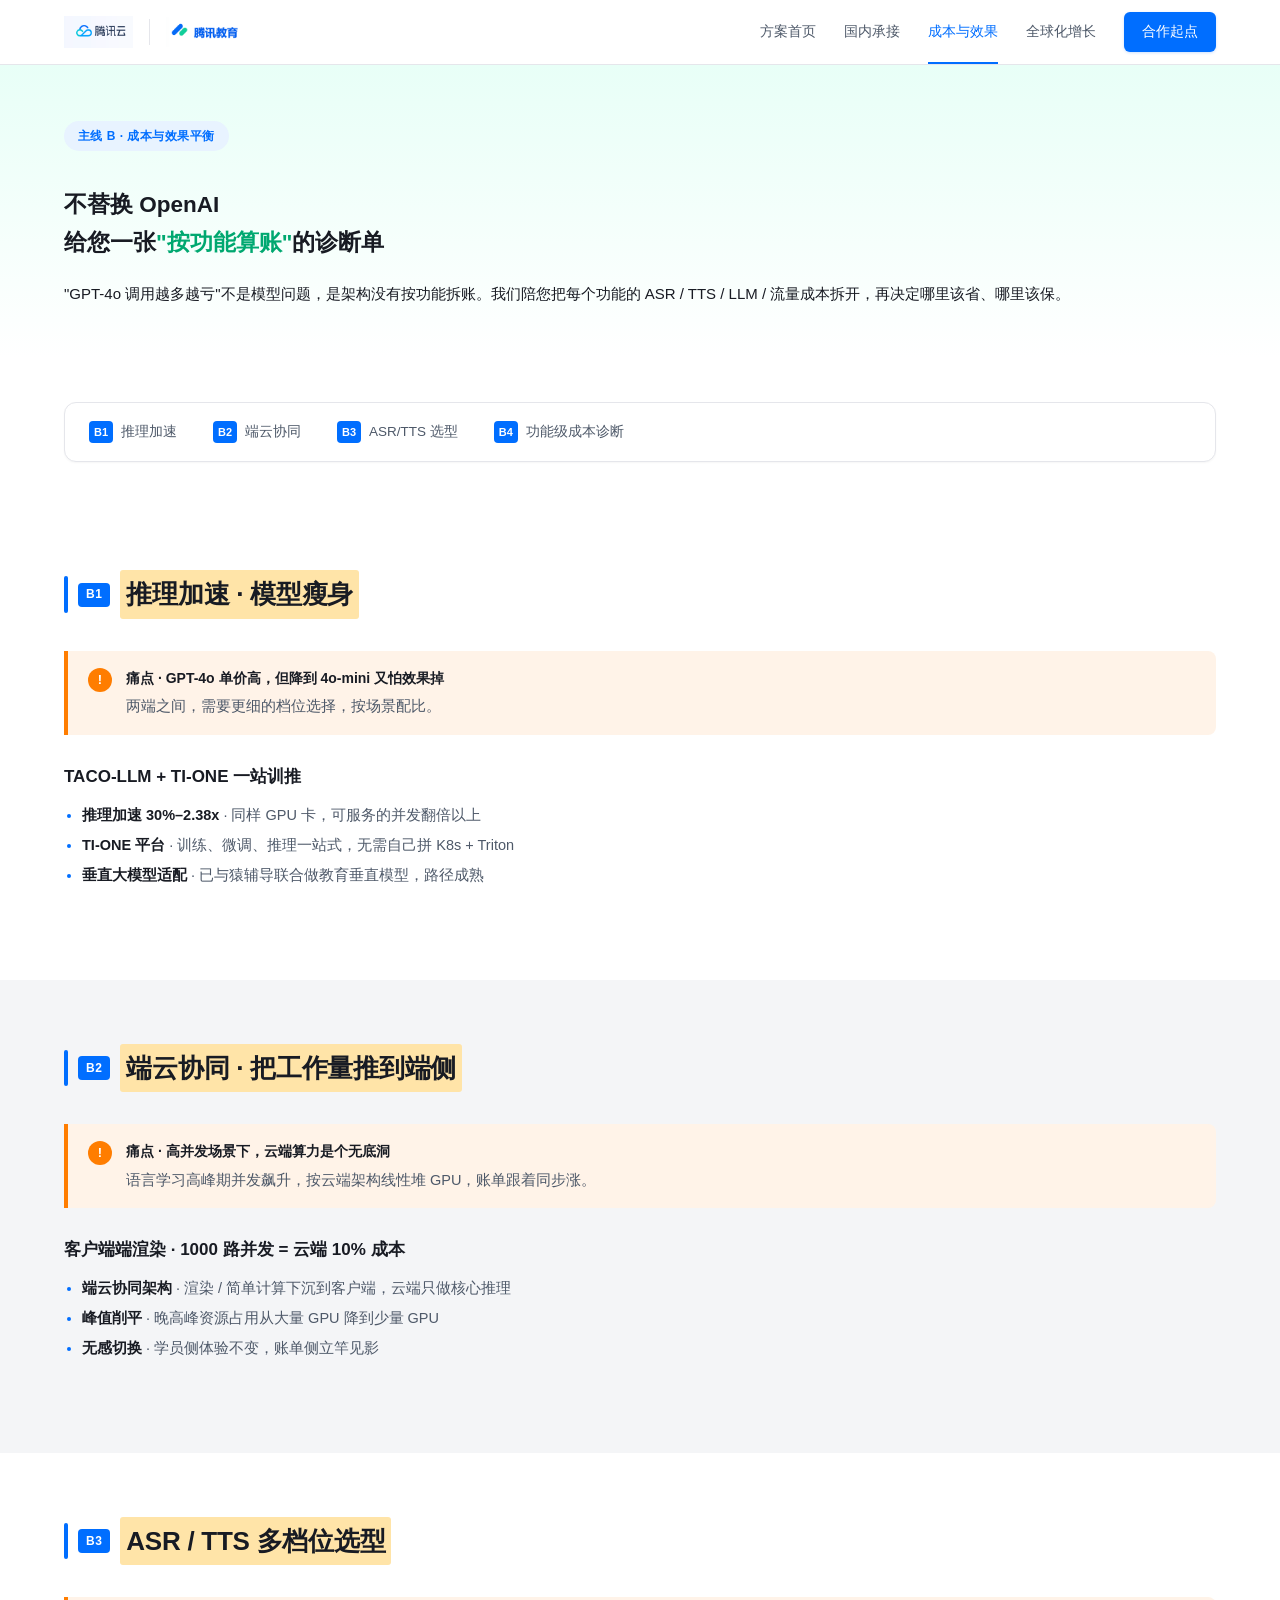
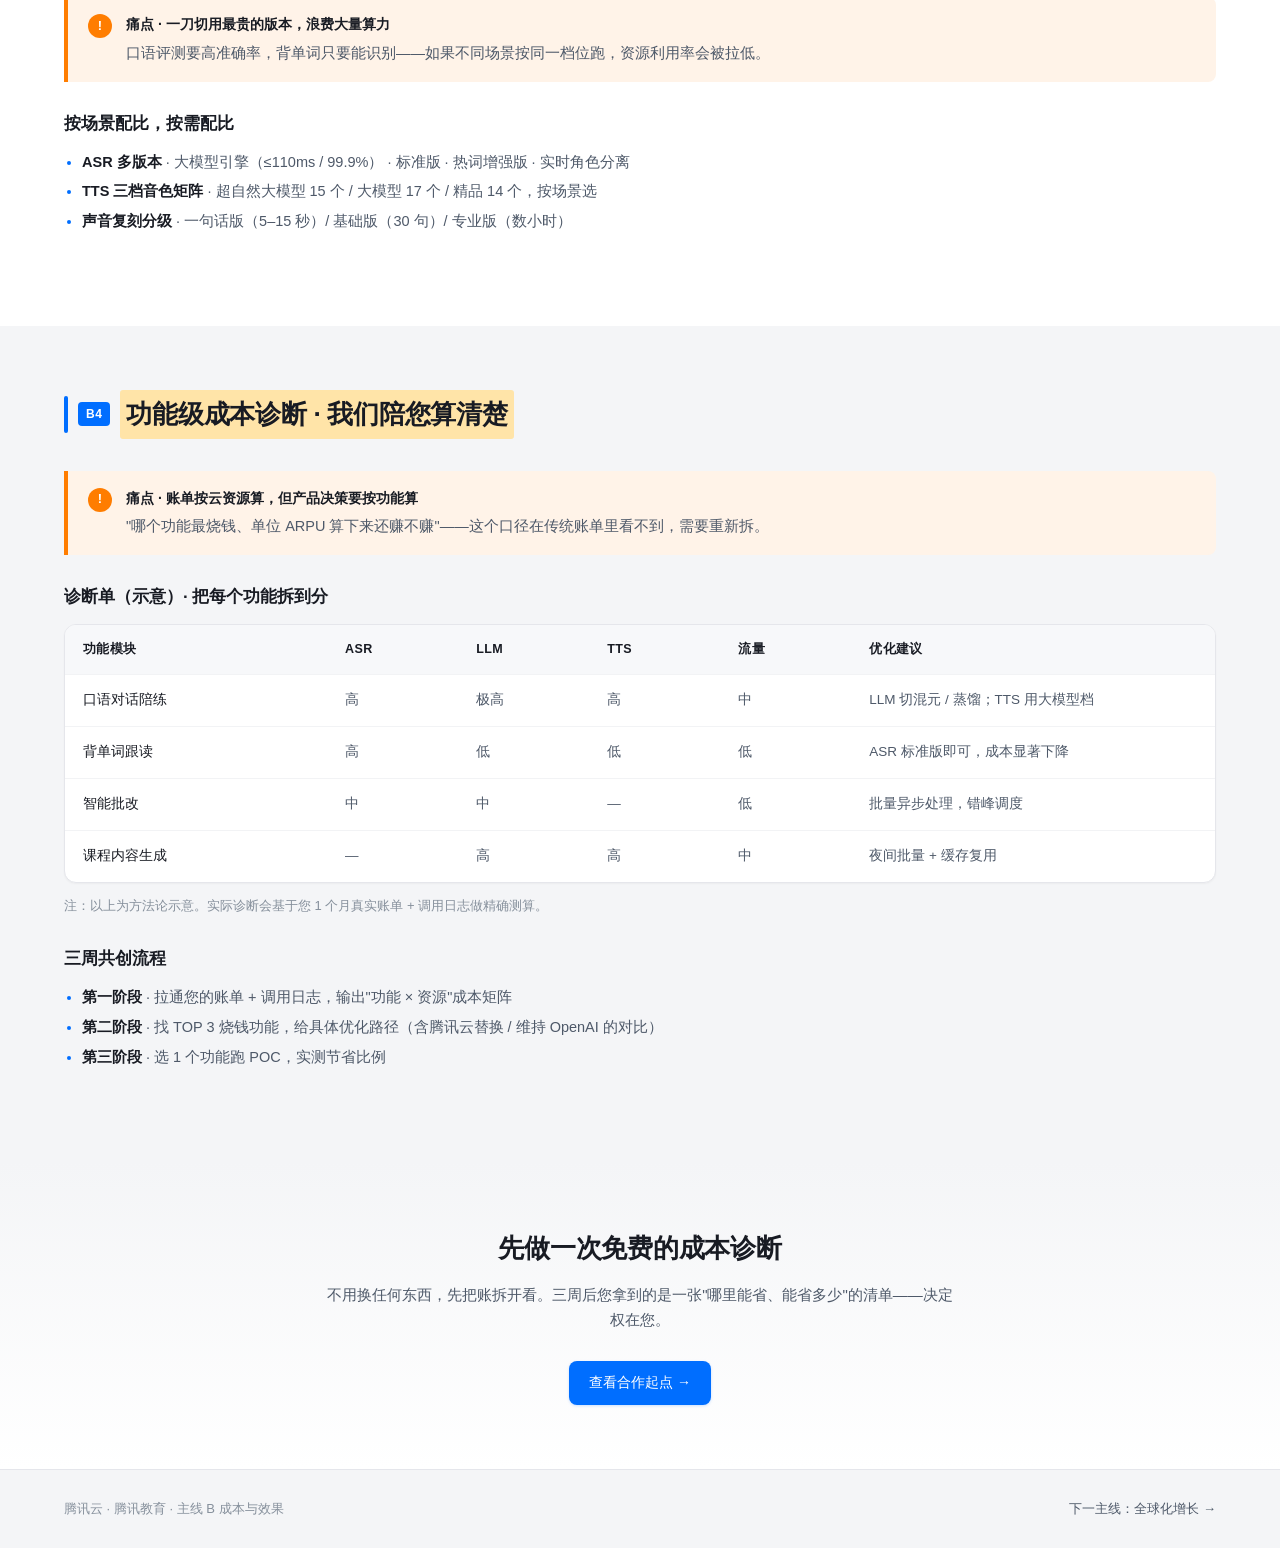
<file: line-b.html>
<!DOCTYPE html>
<html lang="zh-CN">
<head>
<meta charset="UTF-8">
<meta name="viewport" content="width=device-width, initial-scale=1.0">
<title>主线 B · 成本与效果平衡 · 腾讯云 × 腾讯教育</title>
<link rel="stylesheet" href="styles.css">
</head>
<body>

<nav class="nav">
  <div class="nav-inner">
    <div class="brand">
      <a href="index.html" class="brand-logo" aria-label="腾讯云">
        <img src="assets/logo-tencent-cloud.png" alt="腾讯云">
      </a>
      <span class="brand-divider"></span>
      <a href="index.html" class="brand-edu" aria-label="腾讯教育">
        <img src="assets/logo-tencent-edu.png" alt="腾讯教育">
      </a>
    </div>
    <div class="nav-links">
      <a href="index.html">方案首页</a>
      <a href="line-a.html">国内承接</a>
      <a href="line-b.html" class="active">成本与效果</a>
      <a href="line-c.html">全球化增长</a>
      <a href="cooperation.html" class="nav-cta">合作起点</a>
    </div>
  </div>
</nav>

<!-- Hero -->
<section class="hero-line b">
  <div class="wrap">
    <span class="hero-eyebrow">主线 B · 成本与效果平衡</span>
    <h1>不替换 OpenAI<br>给您一张<span class="grad">"按功能算账"</span>的诊断单</h1>
    <p class="lead">"GPT-4o 调用越多越亏"不是模型问题，是架构没有按功能拆账。我们陪您把每个功能的 ASR / TTS / LLM / 流量成本拆开，再决定哪里该省、哪里该保。</p>
  </div>
</section>

<section class="section-tight">
  <div class="wrap">
    <div class="sub-nav">
      <a href="#b1"><span class="num">B1</span>推理加速</a>
      <a href="#b2"><span class="num">B2</span>端云协同</a>
      <a href="#b3"><span class="num">B3</span>ASR/TTS 选型</a>
      <a href="#b4"><span class="num">B4</span>功能级成本诊断</a>
    </div>
  </div>
</section>

<!-- B1 -->
<section class="section" id="b1">
  <div class="wrap">
    <h2 class="sub-title"><span class="sub-num">B1</span><span class="sub-highlight">推理加速 · 模型瘦身</span></h2>

    <div class="pain-callout">
      <span class="pain-icon">!</span>
      <div class="pain-body">
        <strong>痛点 · GPT-4o 单价高，但降到 4o-mini 又怕效果掉</strong>
        <span>两端之间，需要更细的档位选择，按场景配比。</span>
      </div>
    </div>

    <div class="block">
      <h3 class="h3">TACO-LLM + TI-ONE 一站训推</h3>
      <ul class="bullets">
        <li><strong>推理加速 30%–2.38x</strong> · 同样 GPU 卡，可服务的并发翻倍以上</li>
        <li><strong>TI-ONE 平台</strong> · 训练、微调、推理一站式，无需自己拼 K8s + Triton</li>
        <li><strong>垂直大模型适配</strong> · 已与猿辅导联合做教育垂直模型，路径成熟</li>
      </ul>
    </div>
  </div>
</section>

<!-- B2 -->
<section class="section alt" id="b2">
  <div class="wrap">
    <h2 class="sub-title"><span class="sub-num">B2</span><span class="sub-highlight">端云协同 · 把工作量推到端侧</span></h2>

    <div class="pain-callout">
      <span class="pain-icon">!</span>
      <div class="pain-body">
        <strong>痛点 · 高并发场景下，云端算力是个无底洞</strong>
        <span>语言学习高峰期并发飙升，按云端架构线性堆 GPU，账单跟着同步涨。</span>
      </div>
    </div>

    <div class="block">
      <h3 class="h3">客户端端渲染 · 1000 路并发 = 云端 10% 成本</h3>
      <ul class="bullets">
        <li><strong>端云协同架构</strong> · 渲染 / 简单计算下沉到客户端，云端只做核心推理</li>
        <li><strong>峰值削平</strong> · 晚高峰资源占用从大量 GPU 降到少量 GPU</li>
        <li><strong>无感切换</strong> · 学员侧体验不变，账单侧立竿见影</li>
      </ul>
    </div>
  </div>
</section>

<!-- B3 -->
<section class="section" id="b3">
  <div class="wrap">
    <h2 class="sub-title"><span class="sub-num">B3</span><span class="sub-highlight">ASR / TTS 多档位选型</span></h2>

    <div class="pain-callout">
      <span class="pain-icon">!</span>
      <div class="pain-body">
        <strong>痛点 · 一刀切用最贵的版本，浪费大量算力</strong>
        <span>口语评测要高准确率，背单词只要能识别——如果不同场景按同一档位跑，资源利用率会被拉低。</span>
      </div>
    </div>

    <div class="block">
      <h3 class="h3">按场景配比，按需配比</h3>
      <ul class="bullets">
        <li><strong>ASR 多版本</strong> · 大模型引擎（≤110ms / 99.9%） · 标准版 · 热词增强版 · 实时角色分离</li>
        <li><strong>TTS 三档音色矩阵</strong> · 超自然大模型 15 个 / 大模型 17 个 / 精品 14 个，按场景选</li>
        <li><strong>声音复刻分级</strong> · 一句话版（5–15 秒）/ 基础版（30 句）/ 专业版（数小时）</li>
      </ul>
    </div>
  </div>
</section>

<!-- B4 -->
<section class="section alt" id="b4">
  <div class="wrap">
    <h2 class="sub-title"><span class="sub-num">B4</span><span class="sub-highlight">功能级成本诊断 · 我们陪您算清楚</span></h2>

    <div class="pain-callout">
      <span class="pain-icon">!</span>
      <div class="pain-body">
        <strong>痛点 · 账单按云资源算，但产品决策要按功能算</strong>
        <span>"哪个功能最烧钱、单位 ARPU 算下来还赚不赚"——这个口径在传统账单里看不到，需要重新拆。</span>
      </div>
    </div>

    <div class="block">
      <h3 class="h3">诊断单（示意）· 把每个功能拆到分</h3>
      <div class="diag-table">
        <div class="diag-head">
          <div>功能模块</div>
          <div>ASR</div>
          <div>LLM</div>
          <div>TTS</div>
          <div>流量</div>
          <div>优化建议</div>
        </div>
        <div class="diag-row">
          <div>口语对话陪练</div>
          <div>高</div>
          <div>极高</div>
          <div>高</div>
          <div>中</div>
          <div>LLM 切混元 / 蒸馏；TTS 用大模型档</div>
        </div>
        <div class="diag-row">
          <div>背单词跟读</div>
          <div>高</div>
          <div>低</div>
          <div>低</div>
          <div>低</div>
          <div>ASR 标准版即可，成本显著下降</div>
        </div>
        <div class="diag-row">
          <div>智能批改</div>
          <div>中</div>
          <div>中</div>
          <div>—</div>
          <div>低</div>
          <div>批量异步处理，错峰调度</div>
        </div>
        <div class="diag-row">
          <div>课程内容生成</div>
          <div>—</div>
          <div>高</div>
          <div>高</div>
          <div>中</div>
          <div>夜间批量 + 缓存复用</div>
        </div>
      </div>
      <p class="muted" style="margin-top:12px;">注：以上为方法论示意。实际诊断会基于您 1 个月真实账单 + 调用日志做精确测算。</p>
    </div>

    <div class="block">
      <h3 class="h3">三周共创流程</h3>
      <ul class="bullets">
        <li><strong>第一阶段</strong> · 拉通您的账单 + 调用日志，输出"功能 × 资源"成本矩阵</li>
        <li><strong>第二阶段</strong> · 找 TOP 3 烧钱功能，给具体优化路径（含腾讯云替换 / 维持 OpenAI 的对比）</li>
        <li><strong>第三阶段</strong> · 选 1 个功能跑 POC，实测节省比例</li>
      </ul>
    </div>
  </div>
</section>

<!-- CTA -->
<section class="section cta-section">
  <div class="wrap" style="text-align:center;">
    <h2 style="margin-bottom: 12px;">先做一次免费的成本诊断</h2>
    <p class="section-sub" style="max-width: 640px; margin: 0 auto 28px;">
      不用换任何东西，先把账拆开看。三周后您拿到的是一张"哪里能省、能省多少"的清单——决定权在您。
    </p>
    <a href="cooperation.html" class="btn primary">查看合作起点 →</a>
  </div>
</section>

<footer class="footer">
  <div class="wrap">
    <span>腾讯云 · 腾讯教育 · 主线 B 成本与效果</span>
    <span><a href="line-c.html">下一主线：全球化增长 →</a></span>
  </div>
</footer>

</body>
</html>
</file>
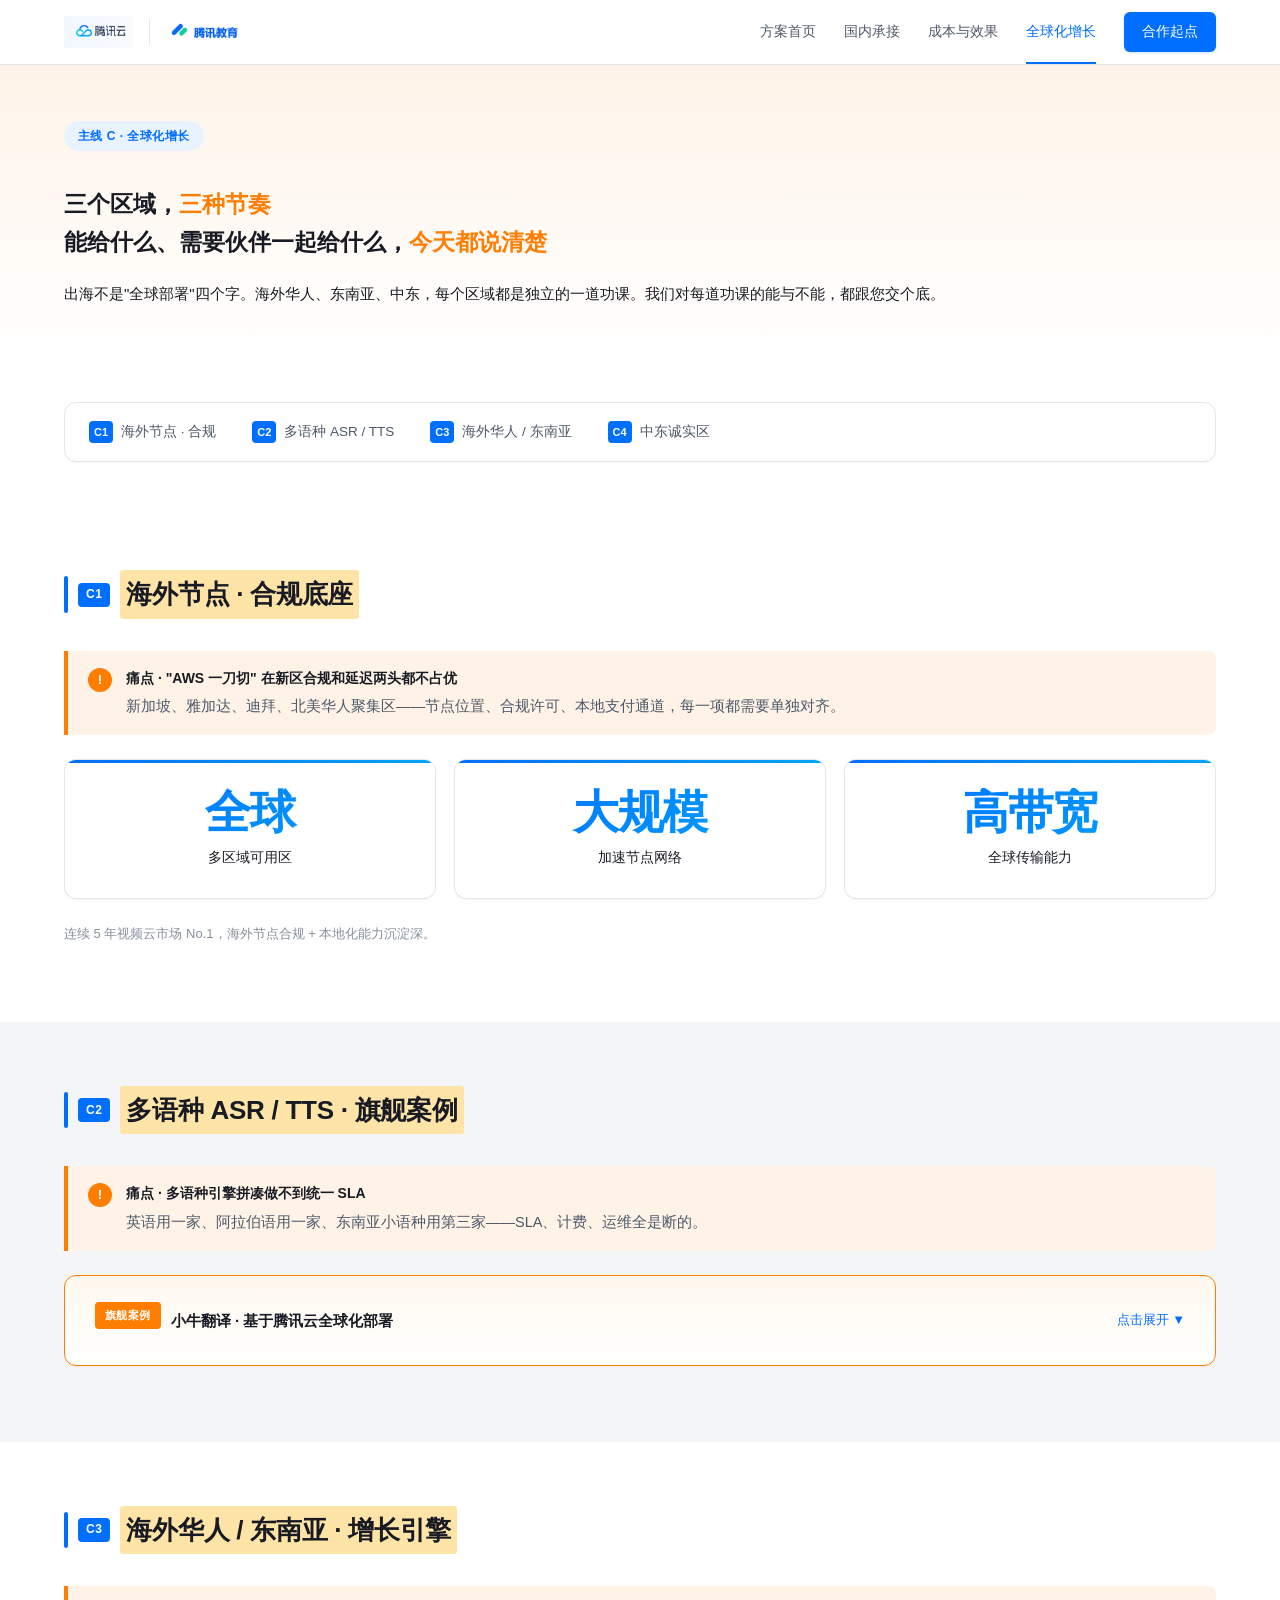
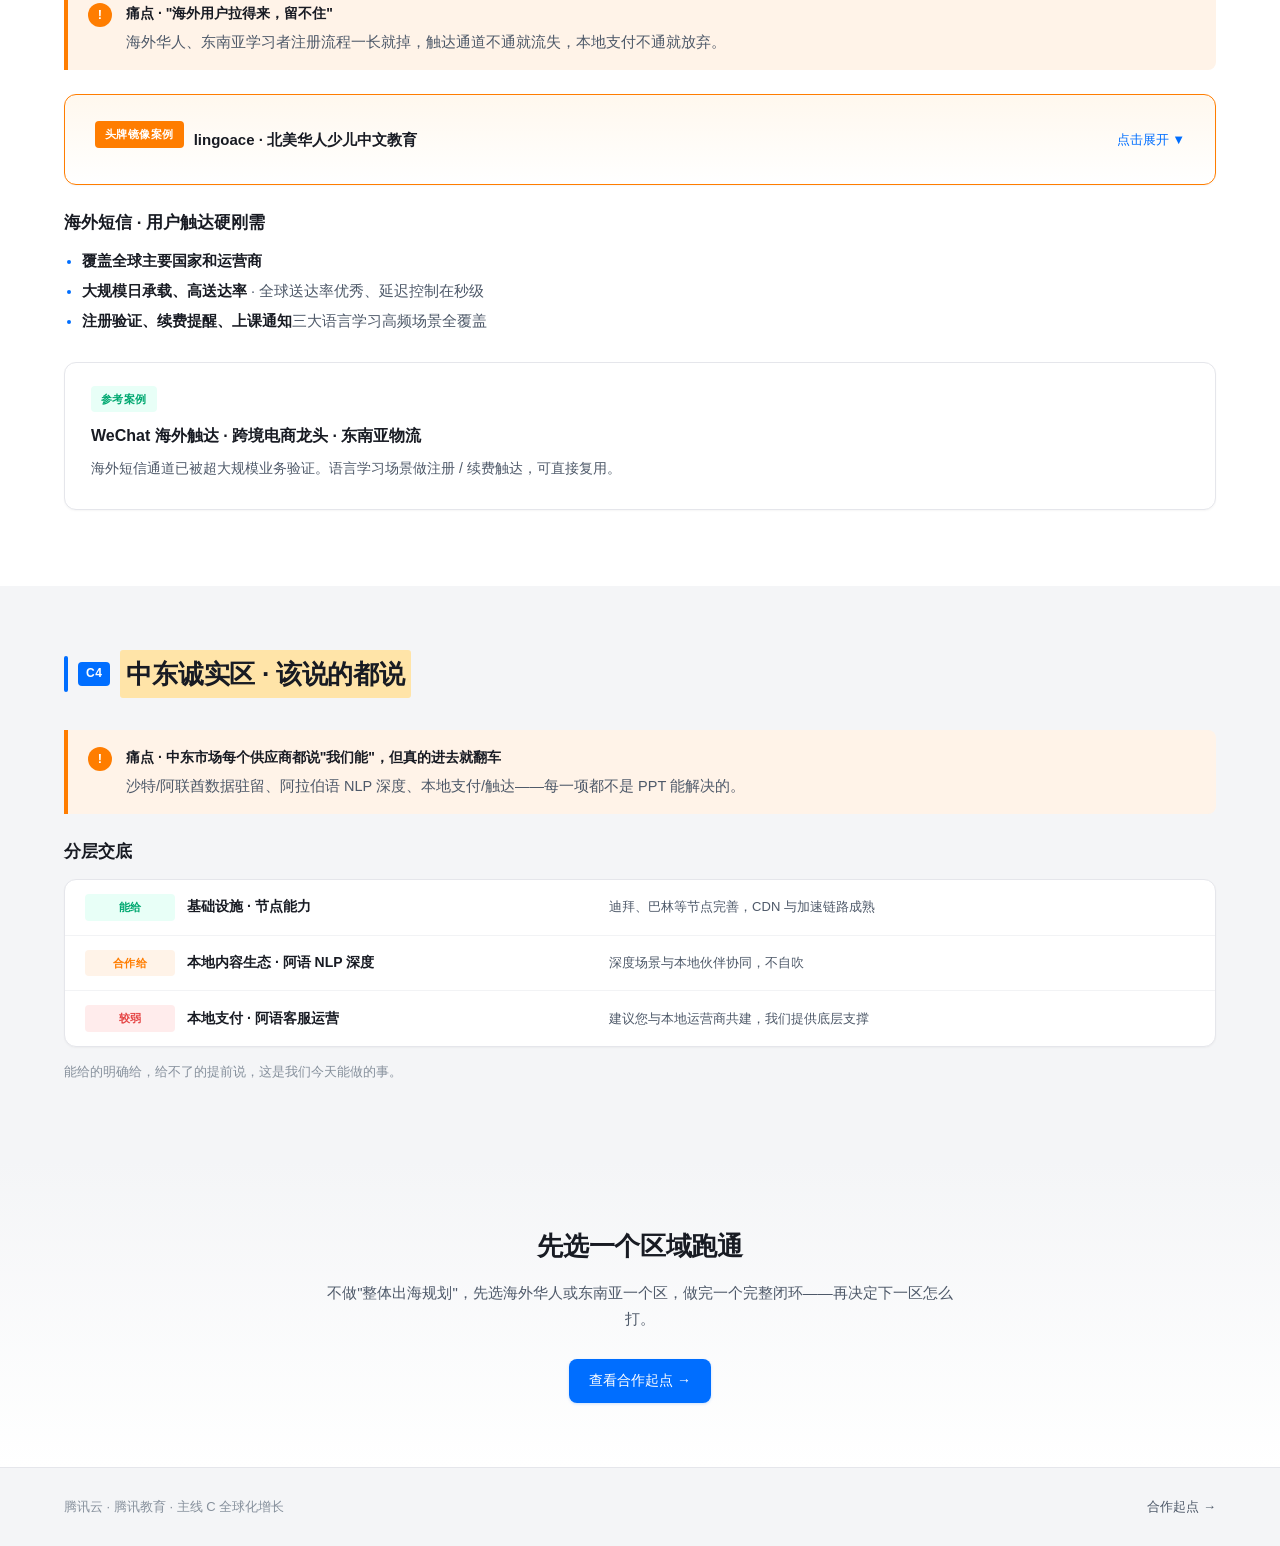
<file: line-c.html>
<!DOCTYPE html>
<html lang="zh-CN">
<head>
<meta charset="UTF-8">
<meta name="viewport" content="width=device-width, initial-scale=1.0">
<title>主线 C · 全球化增长 · 腾讯云 × 腾讯教育</title>
<link rel="stylesheet" href="styles.css">
</head>
<body>

<nav class="nav">
  <div class="nav-inner">
    <div class="brand">
      <a href="index.html" class="brand-logo" aria-label="腾讯云">
        <img src="assets/logo-tencent-cloud.png" alt="腾讯云">
      </a>
      <span class="brand-divider"></span>
      <a href="index.html" class="brand-edu" aria-label="腾讯教育">
        <img src="assets/logo-tencent-edu.png" alt="腾讯教育">
      </a>
    </div>
    <div class="nav-links">
      <a href="index.html">方案首页</a>
      <a href="line-a.html">国内承接</a>
      <a href="line-b.html">成本与效果</a>
      <a href="line-c.html" class="active">全球化增长</a>
      <a href="cooperation.html" class="nav-cta">合作起点</a>
    </div>
  </div>
</nav>

<!-- Hero -->
<section class="hero-line c">
  <div class="wrap">
    <span class="hero-eyebrow">主线 C · 全球化增长</span>
    <h1>三个区域，<span class="grad">三种节奏</span><br>能给什么、需要伙伴一起给什么，<span class="grad">今天都说清楚</span></h1>
    <p class="lead">出海不是"全球部署"四个字。海外华人、东南亚、中东，每个区域都是独立的一道功课。我们对每道功课的能与不能，都跟您交个底。</p>
  </div>
</section>

<section class="section-tight">
  <div class="wrap">
    <div class="sub-nav">
      <a href="#c1"><span class="num">C1</span>海外节点 · 合规</a>
      <a href="#c2"><span class="num">C2</span>多语种 ASR / TTS</a>
      <a href="#c3"><span class="num">C3</span>海外华人 / 东南亚</a>
      <a href="#c4"><span class="num">C4</span>中东诚实区</a>
    </div>
  </div>
</section>

<!-- C1 -->
<section class="section" id="c1">
  <div class="wrap">
    <h2 class="sub-title"><span class="sub-num">C1</span><span class="sub-highlight">海外节点 · 合规底座</span></h2>

    <div class="pain-callout">
      <span class="pain-icon">!</span>
      <div class="pain-body">
        <strong>痛点 · "AWS 一刀切" 在新区合规和延迟两头都不占优</strong>
        <span>新加坡、雅加达、迪拜、北美华人聚集区——节点位置、合规许可、本地支付通道，每一项都需要单独对齐。</span>
      </div>
    </div>

    <div class="stat-grid">
      <div class="stat">
        <div class="stat-num">全球</div>
        <div class="stat-label">多区域可用区</div>
      </div>
      <div class="stat">
        <div class="stat-num">大规模</div>
        <div class="stat-label">加速节点网络</div>
      </div>
      <div class="stat">
        <div class="stat-num">高带宽</div>
        <div class="stat-label">全球传输能力</div>
      </div>
    </div>
    <p class="muted">连续 5 年视频云市场 No.1，海外节点合规 + 本地化能力沉淀深。</p>
  </div>
</section>

<!-- C2 -->
<section class="section alt" id="c2">
  <div class="wrap">
    <h2 class="sub-title"><span class="sub-num">C2</span><span class="sub-highlight">多语种 ASR / TTS · 旗舰案例</span></h2>

    <div class="pain-callout">
      <span class="pain-icon">!</span>
      <div class="pain-body">
        <strong>痛点 · 多语种引擎拼凑做不到统一 SLA</strong>
        <span>英语用一家、阿拉伯语用一家、东南亚小语种用第三家——SLA、计费、运维全是断的。</span>
      </div>
    </div>

    <details class="case big featured" style="cursor:pointer;">
      <summary class="case-summary" style="display:flex;align-items:center;gap:10px;list-style:none;padding:0;margin:0;font-weight:600;font-size:15px;cursor:pointer;">
        <span class="case-tag" style="flex-shrink:0;">旗舰案例</span>
        <span style="flex:1;">小牛翻译 · 基于腾讯云全球化部署</span>
        <span style="color:#006EFF;font-size:13px;font-weight:400;" class="details-toggle">点击展开 ▼</span>
      </summary>
      <div style="margin-top:14px;display:grid;grid-template-columns:1fr 1fr;gap:16px 32px;font-size:13.5px;line-height:1.7;">
        <div>
          <div style="font-weight:600;color:#006EFF;margin-bottom:4px;">客户背景</div>
          <p style="margin:0;color:#444;">小牛翻译是国内头部 AI 翻译服务平台，覆盖 454 种语言互译，峰值并发 10 万 QPS，服务数百万跨境商务、出海企业、语言学习者，对高并发、低延迟、多语种准确率要求极高。</p>
        </div>
        <div>
          <div style="font-weight:600;color:#006EFF;margin-bottom:4px;">使用产品</div>
          <p style="margin:0;color:#444;"><strong>腾讯云全球化基础设施</strong>（70+ 可用区）+ <strong>TRTC 全球加速</strong> + <strong>ASR 多语种引擎</strong> + <strong>TTS 多语种音色</strong></p>
        </div>
        <div>
          <div style="font-weight:600;color:#006EFF;margin-bottom:4px;">解决痛点</div>
          <p style="margin:0;color:#444;">原先跨国访问延迟高、丢包率高，东南亚/中东用户访问国内部署服务不稳定；多语种 ASR/TTS 需要对接多家供应商，SLA 不统一，运维复杂度高。</p>
        </div>
        <div>
          <div style="font-weight:600;color:#006EFF;margin-bottom:4px;">业务增值</div>
          <p style="margin:0;color:#444;">峰值 10 万 QPS 稳定运行，平均延迟 200ms，服务可用性 99.99%；一套腾讯云搞定全球多语种 ASR/TTS，SLA 统一，运维成本大幅下降；为语言学习出海客户提供可直接复用的全球化底座。</p>
        </div>
      </div>
      <div class="stat-grid" style="margin-top:16px;">
        <div class="stat">
          <div class="stat-num">10万 QPS</div>
          <div class="stat-label">峰值并发</div>
        </div>
        <div class="stat">
          <div class="stat-num">200ms</div>
          <div class="stat-label">平均延迟</div>
        </div>
        <div class="stat">
          <div class="stat-num">99.99%</div>
          <div class="stat-label">服务可用性</div>
        </div>
      </div>
      <p style="margin-top:16px;">支持 <strong>454 种语言互译</strong>。小牛翻译这个量级跑得动，跨国高并发这一关基本是过的。</p>
    </details>
  </div>
</section>

<!-- C3 -->
<section class="section" id="c3">
  <div class="wrap">
    <h2 class="sub-title"><span class="sub-num">C3</span><span class="sub-highlight">海外华人 / 东南亚 · 增长引擎</span></h2>

    <div class="pain-callout">
      <span class="pain-icon">!</span>
      <div class="pain-body">
        <strong>痛点 · "海外用户拉得来，留不住"</strong>
        <span>海外华人、东南亚学习者注册流程一长就掉，触达通道不通就流失，本地支付不通就放弃。</span>
      </div>
    </div>

    <details class="case featured big" style="cursor:pointer;">
      <summary class="case-summary" style="display:flex;align-items:center;gap:10px;list-style:none;padding:0;margin:0;font-weight:600;font-size:15px;cursor:pointer;">
        <span class="case-tag" style="flex-shrink:0;">头牌镜像案例</span>
        <span style="flex:1;">lingoace · 北美华人少儿中文教育</span>
        <span style="color:#006EFF;font-size:13px;font-weight:400;" class="details-toggle">点击展开 ▼</span>
      </summary>
      <div style="margin-top:14px;display:grid;grid-template-columns:1fr 1fr;gap:16px 32px;font-size:13.5px;line-height:1.7;">
        <div>
          <div style="font-weight:600;color:#006EFF;margin-bottom:4px;">客户背景</div>
          <p style="margin:0;color:#444;">lingoace 专注北美华人少儿中文教育，主打"国内教研 + 海外授课"双引擎模型，拥有大量海外华人学员，对注册触达、跨境支付、国内外架构统一要求极高。</p>
        </div>
        <div>
          <div style="font-weight:600;color:#006EFF;margin-bottom:4px;">使用产品</div>
          <p style="margin:0;color:#444;"><strong>TRTC</strong>（海内外统一音视频底座）+ <strong>ASR/TTS 多语种</strong> + <strong>海外短信</strong>（注册/续费触达）+ <strong>腾讯云全球节点</strong>（国内研发 + 海外承接统一架构）</p>
        </div>
        <div>
          <div style="font-weight:600;color:#006EFF;margin-bottom:4px;">解决痛点</div>
          <p style="margin:0;color:#444;">原先海外华人用户注册流程长、触达通道不通导致流失率高；国内教研内容海外访问延迟高；国内外两套云架构，运维复杂度高、成本高。</p>
        </div>
        <div>
          <div style="font-weight:600;color:#006EFF;margin-bottom:4px;">业务增值</div>
          <p style="margin:0;color:#444;">海外短信送达率 ≥95%、延迟 &lt;10s，注册转化率显著提升；国内外统一腾讯云架构，运维成本大幅下降；国内教研内容通过全球加速节点分发，海外学员访问延迟压到极低水平。</p>
        </div>
      </div>
    </details>

    <div class="block" style="margin-top: 24px;">
      <h3 class="h3">海外短信 · 用户触达硬刚需</h3>
      <ul class="bullets">
        <li><strong>覆盖全球主要国家和运营商</strong></li>
        <li><strong>大规模日承载、高送达率</strong> · 全球送达率优秀、延迟控制在秒级</li>
        <li><strong>注册验证、续费提醒、上课通知</strong>三大语言学习高频场景全覆盖</li>
      </ul>
    </div>

    <div class="case">
      <span class="case-tag">参考案例</span>
      <h4>WeChat 海外触达 · 跨境电商龙头 · 东南亚物流</h4>
      <p>海外短信通道已被超大规模业务验证。语言学习场景做注册 / 续费触达，可直接复用。</p>
    </div>
  </div>
</section>

<!-- C4 -->
<section class="section alt" id="c4">
  <div class="wrap">
    <h2 class="sub-title"><span class="sub-num">C4</span><span class="sub-highlight">中东诚实区 · 该说的都说</span></h2>

    <div class="pain-callout">
      <span class="pain-icon">!</span>
      <div class="pain-body">
        <strong>痛点 · 中东市场每个供应商都说"我们能"，但真的进去就翻车</strong>
        <span>沙特/阿联酋数据驻留、阿拉伯语 NLP 深度、本地支付/触达——每一项都不是 PPT 能解决的。</span>
      </div>
    </div>

    <h3 class="h3">分层交底</h3>
    <div class="region-grid">
      <div class="region-row strong">
        <div class="region-tag">能给</div>
        <div class="region-name">基础设施 · 节点能力</div>
        <div class="region-note">迪拜、巴林等节点完善，CDN 与加速链路成熟</div>
      </div>
      <div class="region-row mid">
        <div class="region-tag">合作给</div>
        <div class="region-name">本地内容生态 · 阿语 NLP 深度</div>
        <div class="region-note">深度场景与本地伙伴协同，不自吹</div>
      </div>
      <div class="region-row weak">
        <div class="region-tag">较弱</div>
        <div class="region-name">本地支付 · 阿语客服运营</div>
        <div class="region-note">建议您与本地运营商共建，我们提供底层支撑</div>
      </div>
    </div>
    <p class="muted" style="margin-top:14px;">能给的明确给，给不了的提前说，这是我们今天能做的事。</p>
  </div>
</section>

<!-- CTA -->
<section class="section cta-section">
  <div class="wrap" style="text-align:center;">
    <h2 style="margin-bottom: 12px;">先选一个区域跑通</h2>
    <p class="section-sub" style="max-width: 640px; margin: 0 auto 28px;">
      不做"整体出海规划"，先选海外华人或东南亚一个区，做完一个完整闭环——再决定下一区怎么打。
    </p>
    <a href="cooperation.html" class="btn primary">查看合作起点 →</a>
  </div>
</section>

<footer class="footer">
  <div class="wrap">
    <span>腾讯云 · 腾讯教育 · 主线 C 全球化增长</span>
    <span><a href="cooperation.html">合作起点 →</a></span>
  </div>
</footer>

<script>
    document.querySelectorAll(".case summary").forEach(s => {
      const d = s.parentElement;
      const t = s.querySelector(".details-toggle");
      if(t) d.addEventListener("toggle", () => { t.textContent = d.open ? "收起 ▲" : "点击展开 ▼"; });
    });
    </script>
</body>
</html>
</file>
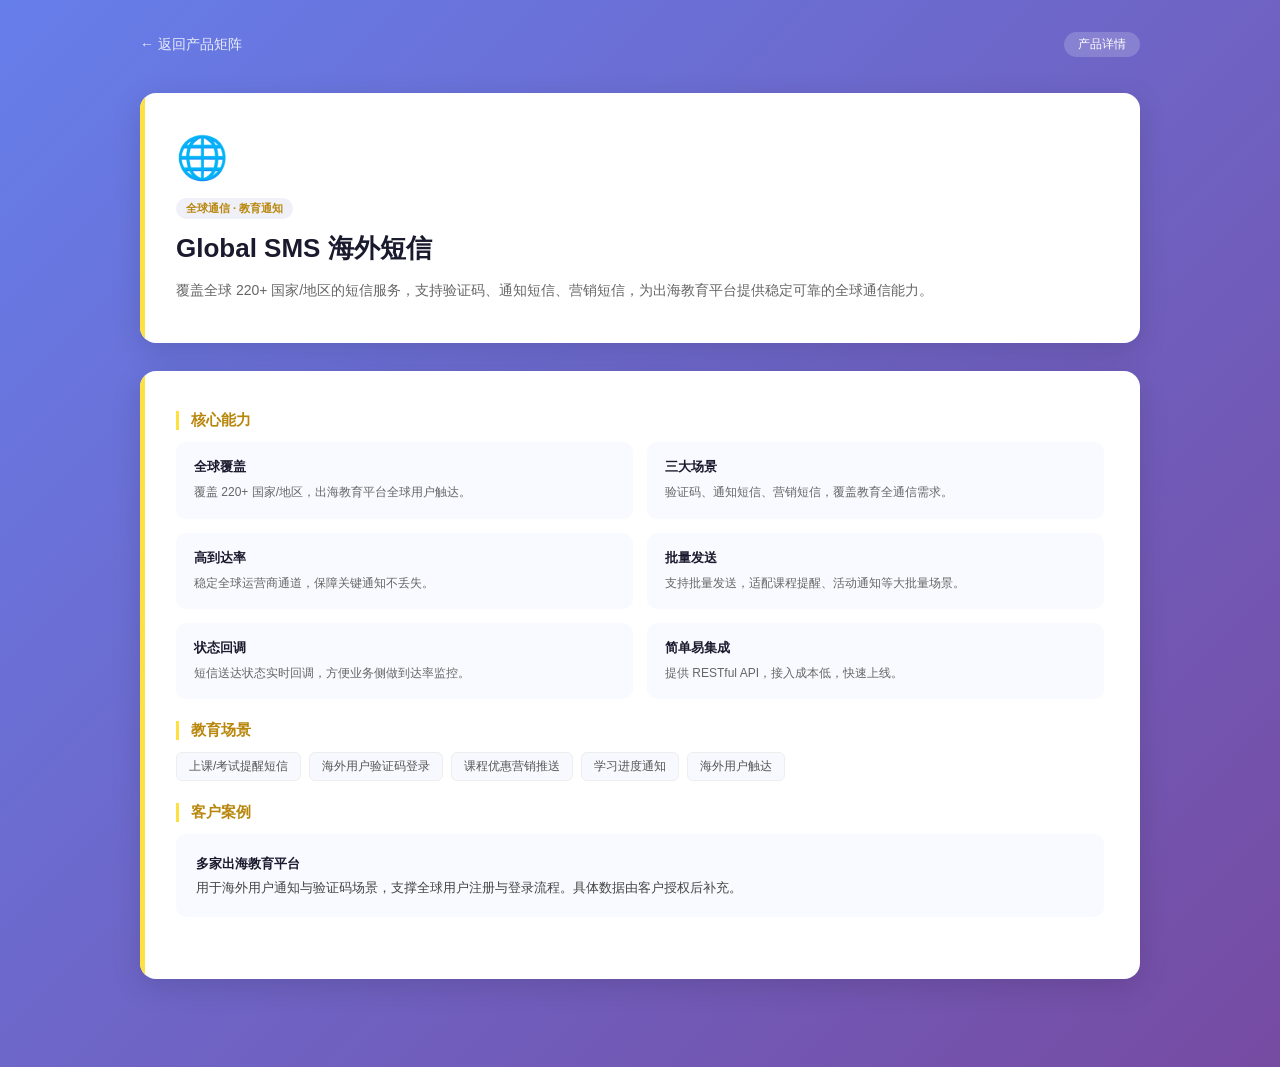
<file: sms.html>
<!DOCTYPE html>
<html lang="zh-CN">
<head>
<meta charset="UTF-8">
<meta name="viewport" content="width=device-width, initial-scale=1.0">
<title>Global SMS 海外短信 · 腾讯云教育产品矩阵</title>
<style>
    * { margin:0; padding:0; box-sizing: border-box; }
    body {
        font-family: -apple-system, 'PingFang SC', 'Helvetica Neue', sans-serif;
        background: linear-gradient(135deg, #667eea 0%, #764ba2 100%);
        min-height: 100vh;
        padding: 32px 20px 60px;
    }
    .container { max-width: 1000px; margin: 0 auto; }

    .top-nav {
        display: flex;
        justify-content: space-between;
        align-items: center;
        margin-bottom: 36px;
    }
    .back-link {
        color: rgba(255,255,255,0.85);
        text-decoration: none;
        font-size: 14px;
        display: flex;
        align-items: center;
        gap: 6px;
        transition: color 0.2s;
    }
    .back-link:hover { color: #fff; }
    .page-badge {
        background: rgba(255,255,255,0.18);
        color: #fff;
        font-size: 12px;
        padding: 4px 14px;
        border-radius: 20px;
    }

    .hero-card {
        background: white;
        border-radius: 16px;
        padding: 40px 36px;
        margin-bottom: 28px;
        box-shadow: 0 8px 30px rgba(0,0,0,0.13);
        position: relative;
        overflow: hidden;
    }
    .hero-card::before {
        content: '';
        position: absolute;
        top: 0; left: 0;
        width: 5px;
        height: 100%;
        background: #fee140;
        border-radius: 16px 0 0 16px;
    }
    .hero-icon { font-size: 42px; margin-bottom: 16px; }
    .hero-tag {
        display: inline-block;
        background: #f0f0f8;
        color: #b8860b;
        font-size: 11px;
        font-weight: 600;
        padding: 3px 10px;
        border-radius: 20px;
        margin-bottom: 12px;
    }
    .hero-name {
        font-size: 26px;
        font-weight: 700;
        color: #1a1a2e;
        margin-bottom: 12px;
    }
    .hero-desc {
        font-size: 14px;
        color: #666;
        line-height: 1.8;
    }

    .section { margin-bottom: 22px; }
    .section-title {
        font-size: 15px;
        font-weight: 700;
        color: #b8860b;
        margin-bottom: 12px;
        padding-left: 12px;
        border-left: 3px solid #fee140;
    }
    .feature-grid {
        display: grid;
        grid-template-columns: 1fr 1fr;
        gap: 14px;
    }
    .feature-item {
        background: #f9faff;
        border-radius: 10px;
        padding: 16px 18px;
    }
    .feature-item .fi-title {
        font-size: 13px;
        font-weight: 700;
        color: #1a1a2e;
        margin-bottom: 6px;
    }
    .feature-item .fi-desc {
        font-size: 12px;
        color: #666;
        line-height: 1.7;
    }
    .tag-list {
        display: flex;
        flex-wrap: wrap;
        gap: 8px;
    }
    .tag-item {
        background: #f8f9fe;
        color: #555;
        font-size: 12px;
        padding: 5px 12px;
        border-radius: 6px;
        border: 1px solid #eee;
    }
    .case-box {
        background: #f9faff;
        border-radius: 10px;
        padding: 18px 20px;
        font-size: 13px;
        color: #444;
        line-height: 1.8;
    }
    .case-box strong { color: #1a1a2e; }

    @media (max-width: 640px) {
        .feature-grid { grid-template-columns: 1fr; }
    }
</style>
</head>
<body>

<div class="container">

    <div class="top-nav">
        <a href="products.html" class="back-link">← 返回产品矩阵</a>
        <span class="page-badge">产品详情</span>
    </div>

    <div class="hero-card">
        <div class="hero-icon">🌐</div>
        <div class="hero-tag">全球通信 · 教育通知</div>
        <div class="hero-name">Global SMS 海外短信</div>
        <div class="hero-desc">
            覆盖全球 220+ 国家/地区的短信服务，支持验证码、通知短信、营销短信，为出海教育平台提供稳定可靠的全球通信能力。
        </div>
    </div>

    <div class="hero-card">
        <div class="section">
            <div class="section-title">核心能力</div>
            <div class="feature-grid">
                <div class="feature-item">
                    <div class="fi-title">全球覆盖</div>
                    <div class="fi-desc">覆盖 220+ 国家/地区，出海教育平台全球用户触达。</div>
                </div>
                <div class="feature-item">
                    <div class="fi-title">三大场景</div>
                    <div class="fi-desc">验证码、通知短信、营销短信，覆盖教育全通信需求。</div>
                </div>
                <div class="feature-item">
                    <div class="fi-title">高到达率</div>
                    <div class="fi-desc">稳定全球运营商通道，保障关键通知不丢失。</div>
                </div>
                <div class="feature-item">
                    <div class="fi-title">批量发送</div>
                    <div class="fi-desc">支持批量发送，适配课程提醒、活动通知等大批量场景。</div>
                </div>
                <div class="feature-item">
                    <div class="fi-title">状态回调</div>
                    <div class="fi-desc">短信送达状态实时回调，方便业务侧做到达率监控。</div>
                </div>
                <div class="feature-item">
                    <div class="fi-title">简单易集成</div>
                    <div class="fi-desc">提供 RESTful API，接入成本低，快速上线。</div>
                </div>
            </div>
        </div>

        <div class="section">
            <div class="section-title">教育场景</div>
            <div class="tag-list">
                <span class="tag-item">上课/考试提醒短信</span>
                <span class="tag-item">海外用户验证码登录</span>
                <span class="tag-item">课程优惠营销推送</span>
                <span class="tag-item">学习进度通知</span>
                <span class="tag-item">海外用户触达</span>
            </div>
        </div>

        <div class="section">
            <div class="section-title">客户案例</div>
            <div class="case-box">
                <strong>多家出海教育平台</strong><br>
                用于海外用户通知与验证码场景，支撑全球用户注册与登录流程。具体数据由客户授权后补充。
            </div>
        </div>
    </div>

</div>

</body>
</html>
</file>
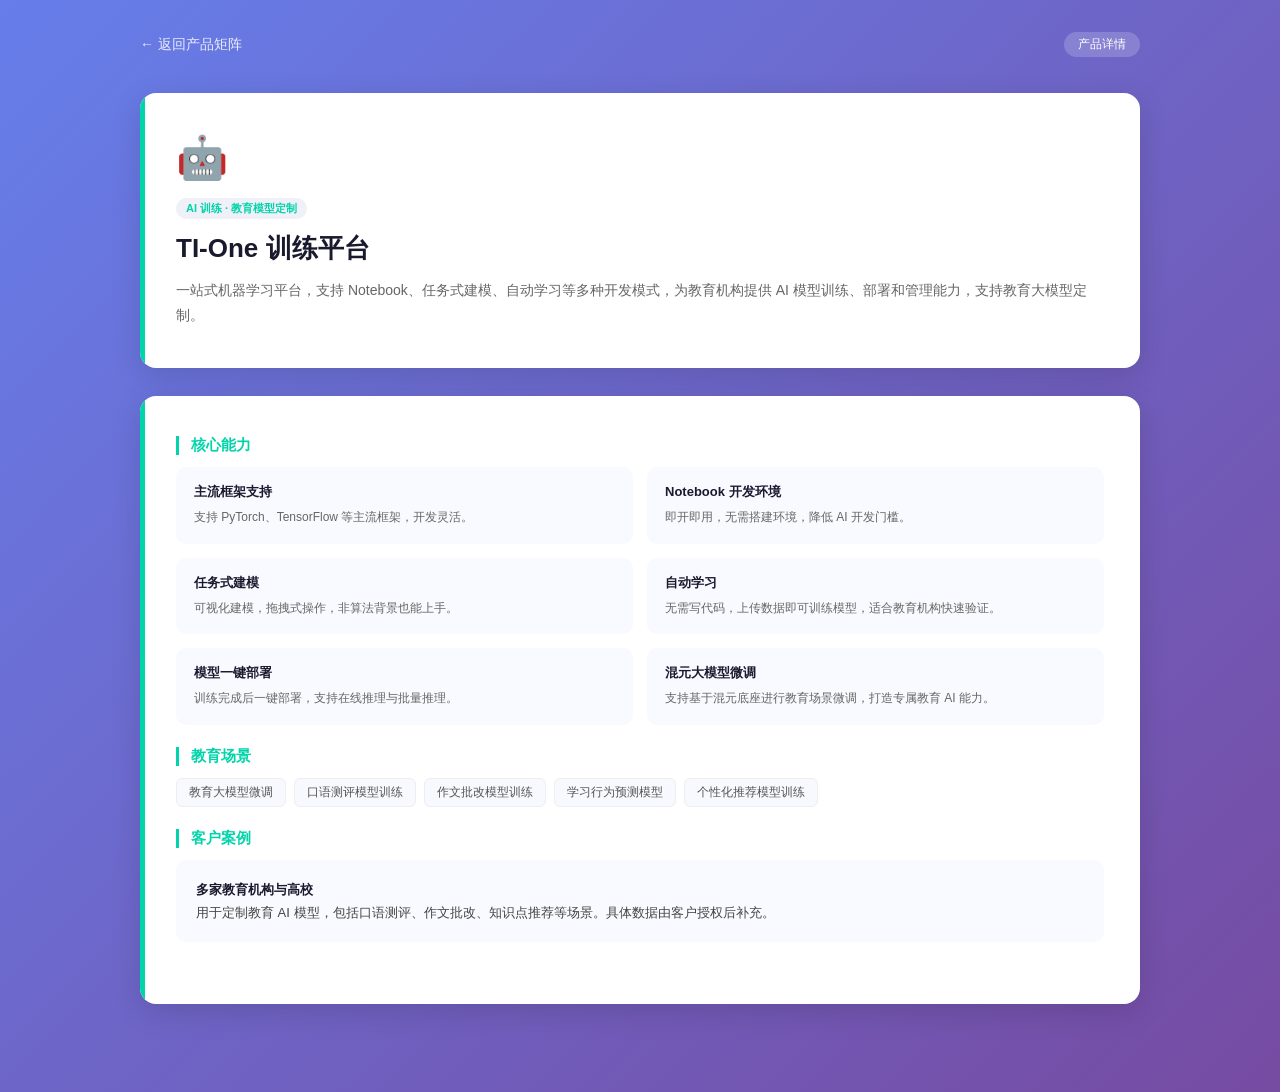
<file: tione.html>
<!DOCTYPE html>
<html lang="zh-CN">
<head>
<meta charset="UTF-8">
<meta name="viewport" content="width=device-width, initial-scale=1.0">
<title>TI-One 训练平台 · 腾讯云教育产品矩阵</title>
<style>
    * { margin:0; padding:0; box-sizing: border-box; }
    body {
        font-family: -apple-system, 'PingFang SC', 'Helvetica Neue', sans-serif;
        background: linear-gradient(135deg, #667eea 0%, #764ba2 100%);
        min-height: 100vh;
        padding: 32px 20px 60px;
    }
    .container { max-width: 1000px; margin: 0 auto; }

    .top-nav {
        display: flex;
        justify-content: space-between;
        align-items: center;
        margin-bottom: 36px;
    }
    .back-link {
        color: rgba(255,255,255,0.85);
        text-decoration: none;
        font-size: 14px;
        display: flex;
        align-items: center;
        gap: 6px;
        transition: color 0.2s;
    }
    .back-link:hover { color: #fff; }
    .page-badge {
        background: rgba(255,255,255,0.18);
        color: #fff;
        font-size: 12px;
        padding: 4px 14px;
        border-radius: 20px;
    }

    .hero-card {
        background: white;
        border-radius: 16px;
        padding: 40px 36px;
        margin-bottom: 28px;
        box-shadow: 0 8px 30px rgba(0,0,0,0.13);
        position: relative;
        overflow: hidden;
    }
    .hero-card::before {
        content: '';
        position: absolute;
        top: 0; left: 0;
        width: 5px;
        height: 100%;
        background: #00d4aa;
        border-radius: 16px 0 0 16px;
    }
    .hero-icon { font-size: 42px; margin-bottom: 16px; }
    .hero-tag {
        display: inline-block;
        background: #f0f0f8;
        color: #00d4aa;
        font-size: 11px;
        font-weight: 600;
        padding: 3px 10px;
        border-radius: 20px;
        margin-bottom: 12px;
    }
    .hero-name {
        font-size: 26px;
        font-weight: 700;
        color: #1a1a2e;
        margin-bottom: 12px;
    }
    .hero-desc {
        font-size: 14px;
        color: #666;
        line-height: 1.8;
    }

    .section { margin-bottom: 22px; }
    .section-title {
        font-size: 15px;
        font-weight: 700;
        color: #00d4aa;
        margin-bottom: 12px;
        padding-left: 12px;
        border-left: 3px solid #00d4aa;
    }
    .feature-grid {
        display: grid;
        grid-template-columns: 1fr 1fr;
        gap: 14px;
    }
    .feature-item {
        background: #f9faff;
        border-radius: 10px;
        padding: 16px 18px;
    }
    .feature-item .fi-title {
        font-size: 13px;
        font-weight: 700;
        color: #1a1a2e;
        margin-bottom: 6px;
    }
    .feature-item .fi-desc {
        font-size: 12px;
        color: #666;
        line-height: 1.7;
    }
    .tag-list {
        display: flex;
        flex-wrap: wrap;
        gap: 8px;
    }
    .tag-item {
        background: #f8f9fe;
        color: #555;
        font-size: 12px;
        padding: 5px 12px;
        border-radius: 6px;
        border: 1px solid #eee;
    }
    .case-box {
        background: #f9faff;
        border-radius: 10px;
        padding: 18px 20px;
        font-size: 13px;
        color: #444;
        line-height: 1.8;
    }
    .case-box strong { color: #1a1a2e; }

    @media (max-width: 640px) {
        .feature-grid { grid-template-columns: 1fr; }
    }
</style>
</head>
<body>

<div class="container">

    <div class="top-nav">
        <a href="products.html" class="back-link">← 返回产品矩阵</a>
        <span class="page-badge">产品详情</span>
    </div>

    <div class="hero-card">
        <div class="hero-icon">🤖</div>
        <div class="hero-tag">AI 训练 · 教育模型定制</div>
        <div class="hero-name">TI-One 训练平台</div>
        <div class="hero-desc">
            一站式机器学习平台，支持 Notebook、任务式建模、自动学习等多种开发模式，为教育机构提供 AI 模型训练、部署和管理能力，支持教育大模型定制。
        </div>
    </div>

    <div class="hero-card">
        <div class="section">
            <div class="section-title">核心能力</div>
            <div class="feature-grid">
                <div class="feature-item">
                    <div class="fi-title">主流框架支持</div>
                    <div class="fi-desc">支持 PyTorch、TensorFlow 等主流框架，开发灵活。</div>
                </div>
                <div class="feature-item">
                    <div class="fi-title">Notebook 开发环境</div>
                    <div class="fi-desc">即开即用，无需搭建环境，降低 AI 开发门槛。</div>
                </div>
                <div class="feature-item">
                    <div class="fi-title">任务式建模</div>
                    <div class="fi-desc">可视化建模，拖拽式操作，非算法背景也能上手。</div>
                </div>
                <div class="feature-item">
                    <div class="fi-title">自动学习</div>
                    <div class="fi-desc">无需写代码，上传数据即可训练模型，适合教育机构快速验证。</div>
                </div>
                <div class="feature-item">
                    <div class="fi-title">模型一键部署</div>
                    <div class="fi-desc">训练完成后一键部署，支持在线推理与批量推理。</div>
                </div>
                <div class="feature-item">
                    <div class="fi-title">混元大模型微调</div>
                    <div class="fi-desc">支持基于混元底座进行教育场景微调，打造专属教育 AI 能力。</div>
                </div>
            </div>
        </div>

        <div class="section">
            <div class="section-title">教育场景</div>
            <div class="tag-list">
                <span class="tag-item">教育大模型微调</span>
                <span class="tag-item">口语测评模型训练</span>
                <span class="tag-item">作文批改模型训练</span>
                <span class="tag-item">学习行为预测模型</span>
                <span class="tag-item">个性化推荐模型训练</span>
            </div>
        </div>

        <div class="section">
            <div class="section-title">客户案例</div>
            <div class="case-box">
                <strong>多家教育机构与高校</strong><br>
                用于定制教育 AI 模型，包括口语测评、作文批改、知识点推荐等场景。具体数据由客户授权后补充。
            </div>
        </div>
    </div>

</div>

</body>
</html>
</file>
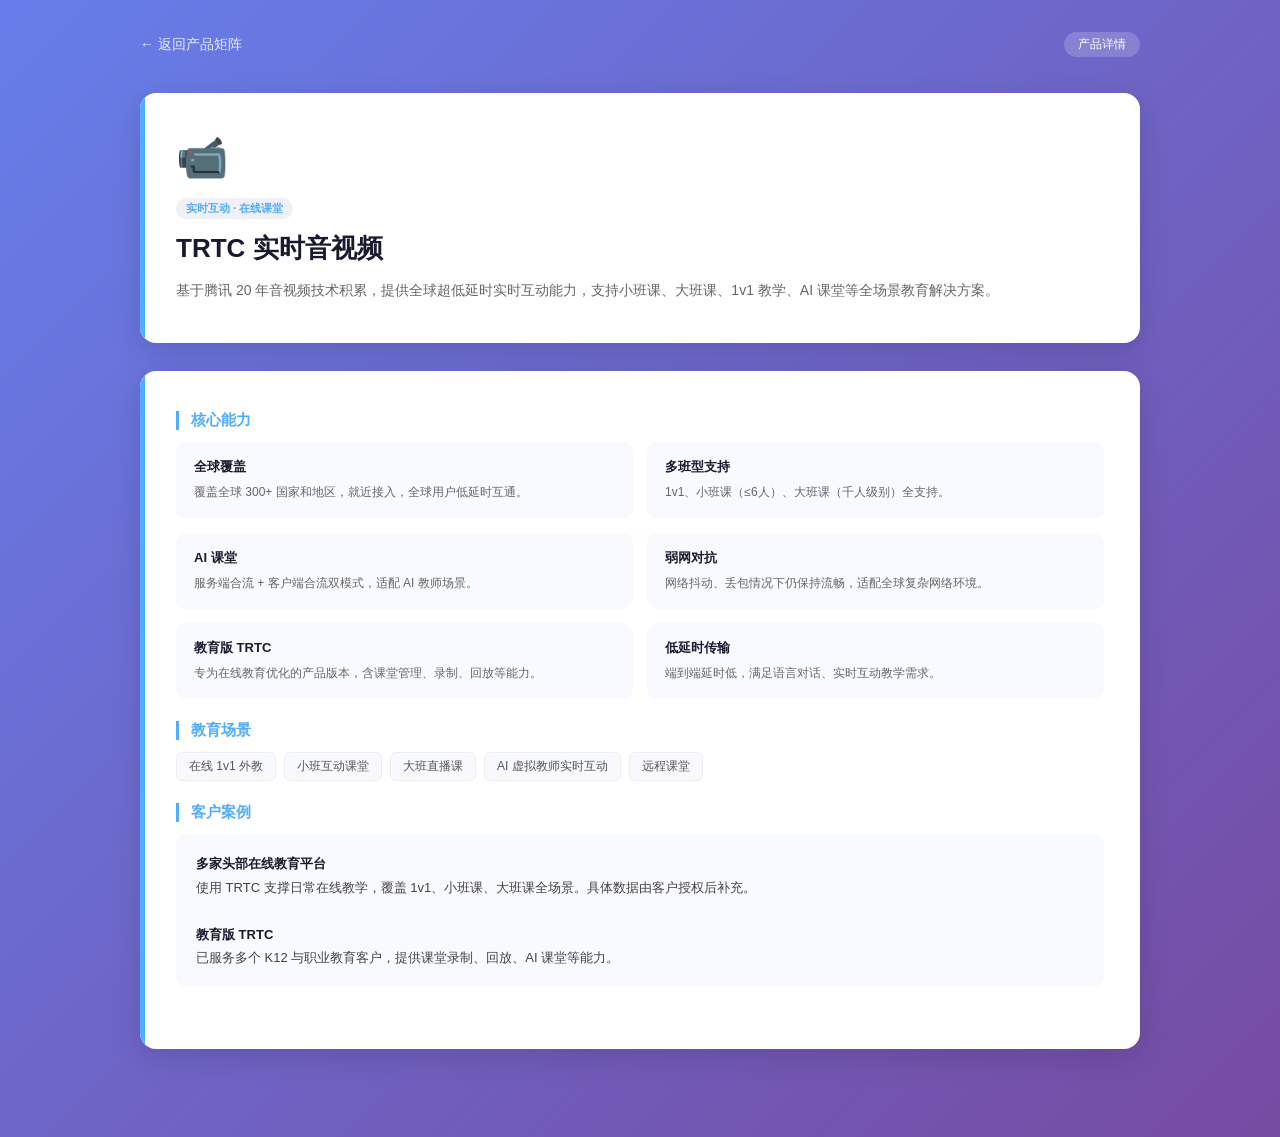
<file: trtc.html>
<!DOCTYPE html>
<html lang="zh-CN">
<head>
<meta charset="UTF-8">
<meta name="viewport" content="width=device-width, initial-scale=1.0">
<title>TRTC 实时音视频 · 腾讯云教育产品矩阵</title>
<style>
    * { margin:0; padding:0; box-sizing: border-box; }
    body {
        font-family: -apple-system, 'PingFang SC', 'Helvetica Neue', sans-serif;
        background: linear-gradient(135deg, #667eea 0%, #764ba2 100%);
        min-height: 100vh;
        padding: 32px 20px 60px;
    }
    .container { max-width: 1000px; margin: 0 auto; }

    .top-nav {
        display: flex;
        justify-content: space-between;
        align-items: center;
        margin-bottom: 36px;
    }
    .back-link {
        color: rgba(255,255,255,0.85);
        text-decoration: none;
        font-size: 14px;
        display: flex;
        align-items: center;
        gap: 6px;
        transition: color 0.2s;
    }
    .back-link:hover { color: #fff; }
    .page-badge {
        background: rgba(255,255,255,0.18);
        color: #fff;
        font-size: 12px;
        padding: 4px 14px;
        border-radius: 20px;
    }

    .hero-card {
        background: white;
        border-radius: 16px;
        padding: 40px 36px;
        margin-bottom: 28px;
        box-shadow: 0 8px 30px rgba(0,0,0,0.13);
        position: relative;
        overflow: hidden;
    }
    .hero-card::before {
        content: '';
        position: absolute;
        top: 0; left: 0;
        width: 5px;
        height: 100%;
        background: #4facfe;
        border-radius: 16px 0 0 16px;
    }
    .hero-icon { font-size: 42px; margin-bottom: 16px; }
    .hero-tag {
        display: inline-block;
        background: #f0f0f8;
        color: #4facfe;
        font-size: 11px;
        font-weight: 600;
        padding: 3px 10px;
        border-radius: 20px;
        margin-bottom: 12px;
    }
    .hero-name {
        font-size: 26px;
        font-weight: 700;
        color: #1a1a2e;
        margin-bottom: 12px;
    }
    .hero-desc {
        font-size: 14px;
        color: #666;
        line-height: 1.8;
    }

    .section { margin-bottom: 22px; }
    .section-title {
        font-size: 15px;
        font-weight: 700;
        color: #4facfe;
        margin-bottom: 12px;
        padding-left: 12px;
        border-left: 3px solid #4facfe;
    }
    .feature-grid {
        display: grid;
        grid-template-columns: 1fr 1fr;
        gap: 14px;
    }
    .feature-item {
        background: #f9faff;
        border-radius: 10px;
        padding: 16px 18px;
    }
    .feature-item .fi-title {
        font-size: 13px;
        font-weight: 700;
        color: #1a1a2e;
        margin-bottom: 6px;
    }
    .feature-item .fi-desc {
        font-size: 12px;
        color: #666;
        line-height: 1.7;
    }
    .tag-list {
        display: flex;
        flex-wrap: wrap;
        gap: 8px;
    }
    .tag-item {
        background: #f8f9fe;
        color: #555;
        font-size: 12px;
        padding: 5px 12px;
        border-radius: 6px;
        border: 1px solid #eee;
    }
    .case-box {
        background: #f9faff;
        border-radius: 10px;
        padding: 18px 20px;
        font-size: 13px;
        color: #444;
        line-height: 1.8;
    }
    .case-box strong { color: #1a1a2e; }

    @media (max-width: 640px) {
        .feature-grid { grid-template-columns: 1fr; }
    }
</style>
</head>
<body>

<div class="container">

    <div class="top-nav">
        <a href="products.html" class="back-link">← 返回产品矩阵</a>
        <span class="page-badge">产品详情</span>
    </div>

    <div class="hero-card">
        <div class="hero-icon">📹</div>
        <div class="hero-tag">实时互动 · 在线课堂</div>
        <div class="hero-name">TRTC 实时音视频</div>
        <div class="hero-desc">
            基于腾讯 20 年音视频技术积累，提供全球超低延时实时互动能力，支持小班课、大班课、1v1 教学、AI 课堂等全场景教育解决方案。
        </div>
    </div>

    <div class="hero-card">
        <div class="section">
            <div class="section-title">核心能力</div>
            <div class="feature-grid">
                <div class="feature-item">
                    <div class="fi-title">全球覆盖</div>
                    <div class="fi-desc">覆盖全球 300+ 国家和地区，就近接入，全球用户低延时互通。</div>
                </div>
                <div class="feature-item">
                    <div class="fi-title">多班型支持</div>
                    <div class="fi-desc">1v1、小班课（≤6人）、大班课（千人级别）全支持。</div>
                </div>
                <div class="feature-item">
                    <div class="fi-title">AI 课堂</div>
                    <div class="fi-desc">服务端合流 + 客户端合流双模式，适配 AI 教师场景。</div>
                </div>
                <div class="feature-item">
                    <div class="fi-title">弱网对抗</div>
                    <div class="fi-desc">网络抖动、丢包情况下仍保持流畅，适配全球复杂网络环境。</div>
                </div>
                <div class="feature-item">
                    <div class="fi-title">教育版 TRTC</div>
                    <div class="fi-desc">专为在线教育优化的产品版本，含课堂管理、录制、回放等能力。</div>
                </div>
                <div class="feature-item">
                    <div class="fi-title">低延时传输</div>
                    <div class="fi-desc">端到端延时低，满足语言对话、实时互动教学需求。</div>
                </div>
            </div>
        </div>

        <div class="section">
            <div class="section-title">教育场景</div>
            <div class="tag-list">
                <span class="tag-item">在线 1v1 外教</span>
                <span class="tag-item">小班互动课堂</span>
                <span class="tag-item">大班直播课</span>
                <span class="tag-item">AI 虚拟教师实时互动</span>
                <span class="tag-item">远程课堂</span>
            </div>
        </div>

        <div class="section">
            <div class="section-title">客户案例</div>
            <div class="case-box">
                <strong>多家头部在线教育平台</strong><br>
                使用 TRTC 支撑日常在线教学，覆盖 1v1、小班课、大班课全场景。具体数据由客户授权后补充。<br><br>
                <strong>教育版 TRTC</strong><br>
                已服务多个 K12 与职业教育客户，提供课堂录制、回放、AI 课堂等能力。
            </div>
        </div>
    </div>

</div>

</body>
</html>
</file>
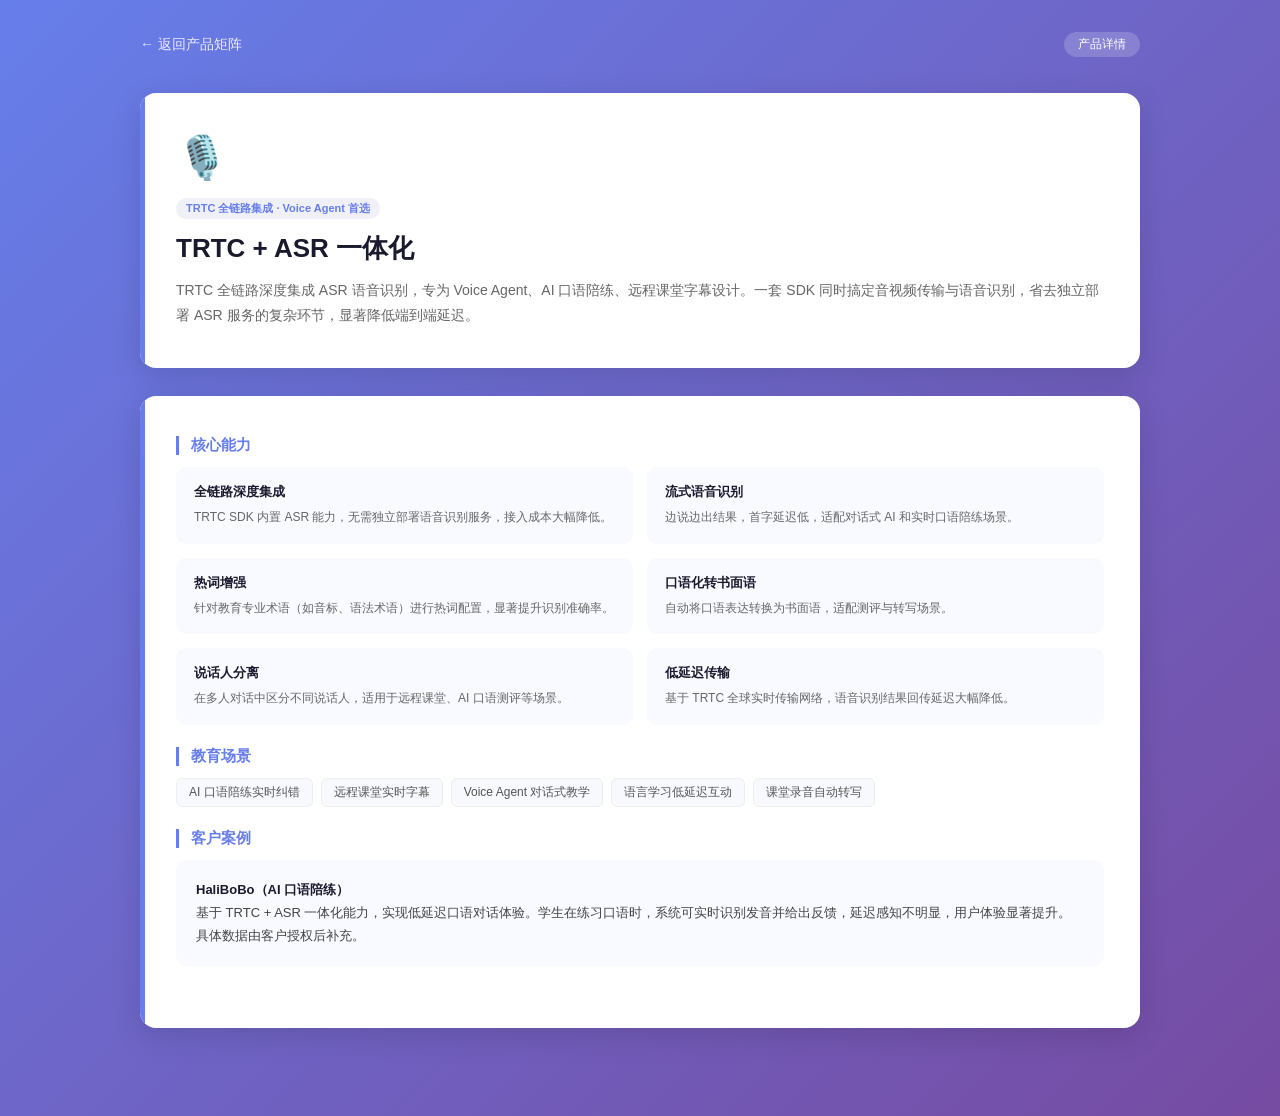
<file: trtc_asr.html>
<!DOCTYPE html>
<html lang="zh-CN">
<head>
<meta charset="UTF-8">
<meta name="viewport" content="width=device-width, initial-scale=1.0">
<title>TRTC + ASR 一体化 · 腾讯云教育产品矩阵</title>
<style>
    * { margin:0; padding:0; box-sizing: border-box; }
    body {
        font-family: -apple-system, 'PingFang SC', 'Helvetica Neue', sans-serif;
        background: linear-gradient(135deg, #667eea 0%, #764ba2 100%);
        min-height: 100vh;
        padding: 32px 20px 60px;
    }
    .container { max-width: 1000px; margin: 0 auto; }

    .top-nav {
        display: flex;
        justify-content: space-between;
        align-items: center;
        margin-bottom: 36px;
    }
    .back-link {
        color: rgba(255,255,255,0.85);
        text-decoration: none;
        font-size: 14px;
        display: flex;
        align-items: center;
        gap: 6px;
        transition: color 0.2s;
    }
    .back-link:hover { color: #fff; }
    .page-badge {
        background: rgba(255,255,255,0.18);
        color: #fff;
        font-size: 12px;
        padding: 4px 14px;
        border-radius: 20px;
    }

    .hero-card {
        background: white;
        border-radius: 16px;
        padding: 40px 36px;
        margin-bottom: 28px;
        box-shadow: 0 8px 30px rgba(0,0,0,0.13);
        position: relative;
        overflow: hidden;
    }
    .hero-card::before {
        content: '';
        position: absolute;
        top: 0; left: 0;
        width: 5px;
        height: 100%;
        background: #667eea;
        border-radius: 16px 0 0 16px;
    }
    .hero-icon { font-size: 42px; margin-bottom: 16px; }
    .hero-tag {
        display: inline-block;
        background: #f0f0f8;
        color: #667eea;
        font-size: 11px;
        font-weight: 600;
        padding: 3px 10px;
        border-radius: 20px;
        margin-bottom: 12px;
    }
    .hero-name {
        font-size: 26px;
        font-weight: 700;
        color: #1a1a2e;
        margin-bottom: 12px;
    }
    .hero-desc {
        font-size: 14px;
        color: #666;
        line-height: 1.8;
    }

    .section { margin-bottom: 22px; }
    .section-title {
        font-size: 15px;
        font-weight: 700;
        color: #667eea;
        margin-bottom: 12px;
        padding-left: 12px;
        border-left: 3px solid #667eea;
    }
    .feature-grid {
        display: grid;
        grid-template-columns: 1fr 1fr;
        gap: 14px;
    }
    .feature-item {
        background: #f9faff;
        border-radius: 10px;
        padding: 16px 18px;
    }
    .feature-item .fi-title {
        font-size: 13px;
        font-weight: 700;
        color: #1a1a2e;
        margin-bottom: 6px;
    }
    .feature-item .fi-desc {
        font-size: 12px;
        color: #666;
        line-height: 1.7;
    }
    .tag-list {
        display: flex;
        flex-wrap: wrap;
        gap: 8px;
    }
    .tag-item {
        background: #f8f9fe;
        color: #555;
        font-size: 12px;
        padding: 5px 12px;
        border-radius: 6px;
        border: 1px solid #eee;
    }
    .case-box {
        background: #f9faff;
        border-radius: 10px;
        padding: 18px 20px;
        font-size: 13px;
        color: #444;
        line-height: 1.8;
    }
    .case-box strong { color: #1a1a2e; }

    @media (max-width: 640px) {
        .feature-grid { grid-template-columns: 1fr; }
    }
</style>
</head>
<body>

<div class="container">

    <div class="top-nav">
        <a href="products.html" class="back-link">← 返回产品矩阵</a>
        <span class="page-badge">产品详情</span>
    </div>

    <div class="hero-card">
        <div class="hero-icon">🎙️</div>
        <div class="hero-tag">TRTC 全链路集成 · Voice Agent 首选</div>
        <div class="hero-name">TRTC + ASR 一体化</div>
        <div class="hero-desc">
            TRTC 全链路深度集成 ASR 语音识别，专为 Voice Agent、AI 口语陪练、远程课堂字幕设计。一套 SDK 同时搞定音视频传输与语音识别，省去独立部署 ASR 服务的复杂环节，显著降低端到端延迟。
        </div>
    </div>

    <div class="hero-card">
        <div class="section">
            <div class="section-title">核心能力</div>
            <div class="feature-grid">
                <div class="feature-item">
                    <div class="fi-title">全链路深度集成</div>
                    <div class="fi-desc">TRTC SDK 内置 ASR 能力，无需独立部署语音识别服务，接入成本大幅降低。</div>
                </div>
                <div class="feature-item">
                    <div class="fi-title">流式语音识别</div>
                    <div class="fi-desc">边说边出结果，首字延迟低，适配对话式 AI 和实时口语陪练场景。</div>
                </div>
                <div class="feature-item">
                    <div class="fi-title">热词增强</div>
                    <div class="fi-desc">针对教育专业术语（如音标、语法术语）进行热词配置，显著提升识别准确率。</div>
                </div>
                <div class="feature-item">
                    <div class="fi-title">口语化转书面语</div>
                    <div class="fi-desc">自动将口语表达转换为书面语，适配测评与转写场景。</div>
                </div>
                <div class="feature-item">
                    <div class="fi-title">说话人分离</div>
                    <div class="fi-desc">在多人对话中区分不同说话人，适用于远程课堂、AI 口语测评等场景。</div>
                </div>
                <div class="feature-item">
                    <div class="fi-title">低延迟传输</div>
                    <div class="fi-desc">基于 TRTC 全球实时传输网络，语音识别结果回传延迟大幅降低。</div>
                </div>
            </div>
        </div>

        <div class="section">
            <div class="section-title">教育场景</div>
            <div class="tag-list">
                <span class="tag-item">AI 口语陪练实时纠错</span>
                <span class="tag-item">远程课堂实时字幕</span>
                <span class="tag-item">Voice Agent 对话式教学</span>
                <span class="tag-item">语言学习低延迟互动</span>
                <span class="tag-item">课堂录音自动转写</span>
            </div>
        </div>

        <div class="section">
            <div class="section-title">客户案例</div>
            <div class="case-box">
                <strong>HaliBoBo（AI 口语陪练）</strong><br>
                基于 TRTC + ASR 一体化能力，实现低延迟口语对话体验。学生在练习口语时，系统可实时识别发音并给出反馈，延迟感知不明显，用户体验显著提升。具体数据由客户授权后补充。
            </div>
        </div>
    </div>

</div>

</body>
</html>
</file>
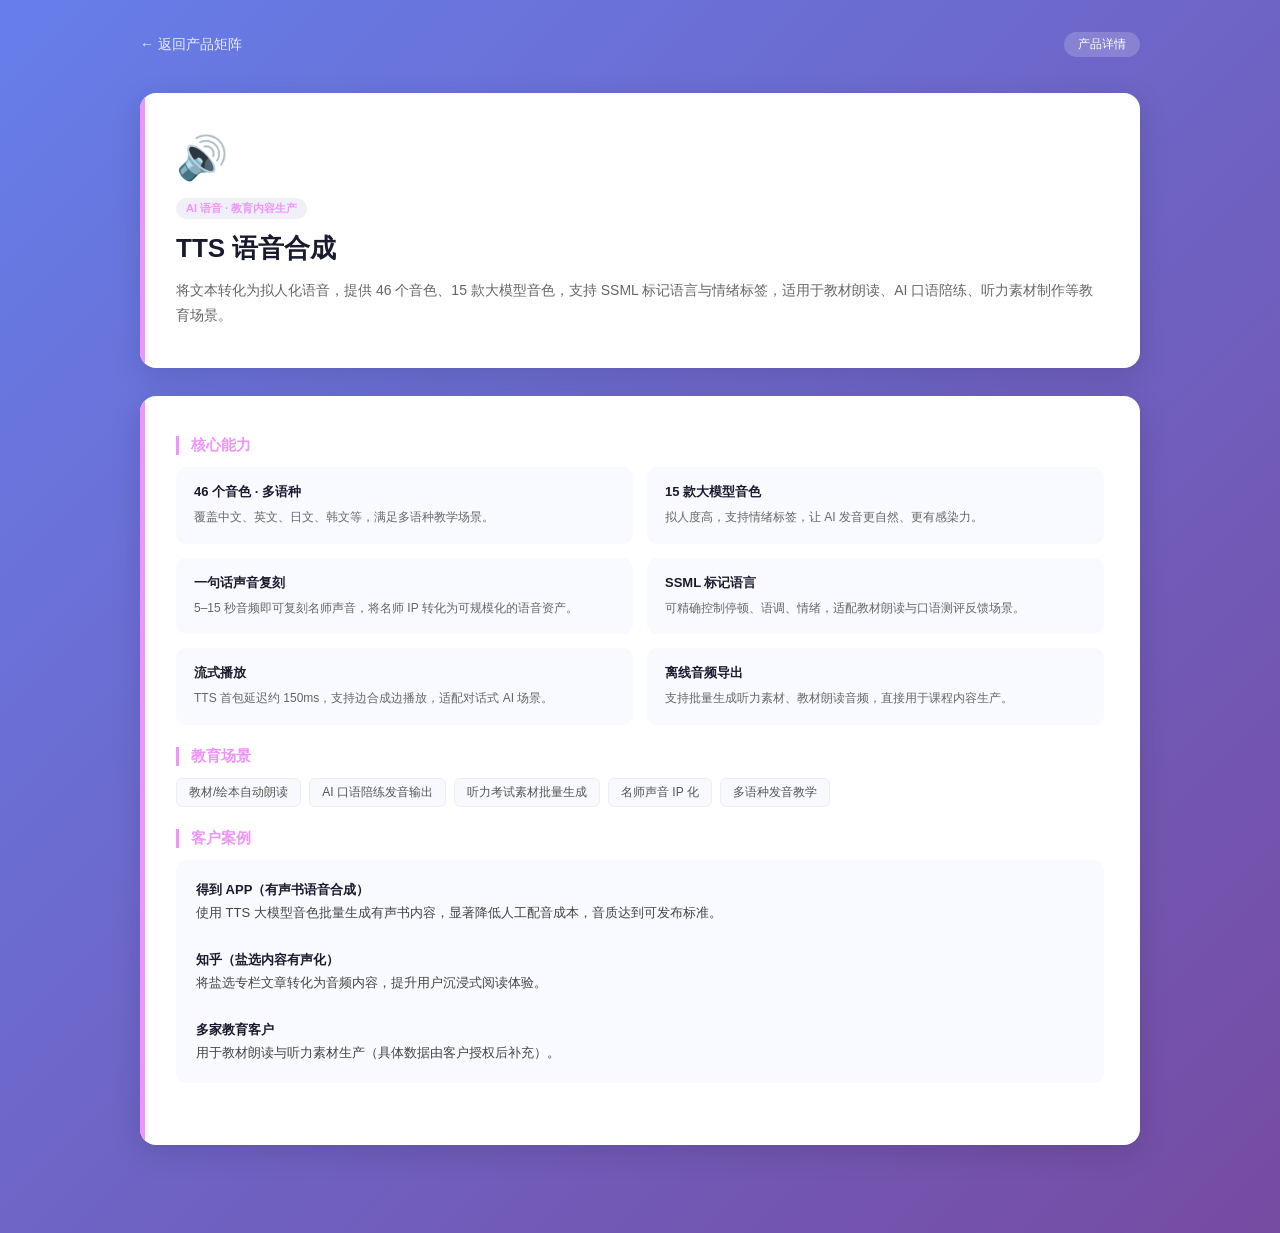
<file: tts.html>
<!DOCTYPE html>
<html lang="zh-CN">
<head>
<meta charset="UTF-8">
<meta name="viewport" content="width=device-width, initial-scale=1.0">
<title>TTS 语音合成 · 腾讯云教育产品矩阵</title>
<style>
    * { margin:0; padding:0; box-sizing: border-box; }
    body {
        font-family: -apple-system, 'PingFang SC', 'Helvetica Neue', sans-serif;
        background: linear-gradient(135deg, #667eea 0%, #764ba2 100%);
        min-height: 100vh;
        padding: 32px 20px 60px;
    }
    .container { max-width: 1000px; margin: 0 auto; }

    .top-nav {
        display: flex;
        justify-content: space-between;
        align-items: center;
        margin-bottom: 36px;
    }
    .back-link {
        color: rgba(255,255,255,0.85);
        text-decoration: none;
        font-size: 14px;
        display: flex;
        align-items: center;
        gap: 6px;
        transition: color 0.2s;
    }
    .back-link:hover { color: #fff; }
    .page-badge {
        background: rgba(255,255,255,0.18);
        color: #fff;
        font-size: 12px;
        padding: 4px 14px;
        border-radius: 20px;
    }

    .hero-card {
        background: white;
        border-radius: 16px;
        padding: 40px 36px;
        margin-bottom: 28px;
        box-shadow: 0 8px 30px rgba(0,0,0,0.13);
        position: relative;
        overflow: hidden;
    }
    .hero-card::before {
        content: '';
        position: absolute;
        top: 0; left: 0;
        width: 5px;
        height: 100%;
        background: #f093fb;
        border-radius: 16px 0 0 16px;
    }
    .hero-icon { font-size: 42px; margin-bottom: 16px; }
    .hero-tag {
        display: inline-block;
        background: #f0f0f8;
        color: #f093fb;
        font-size: 11px;
        font-weight: 600;
        padding: 3px 10px;
        border-radius: 20px;
        margin-bottom: 12px;
    }
    .hero-name {
        font-size: 26px;
        font-weight: 700;
        color: #1a1a2e;
        margin-bottom: 12px;
    }
    .hero-desc {
        font-size: 14px;
        color: #666;
        line-height: 1.8;
    }

    .section { margin-bottom: 22px; }
    .section-title {
        font-size: 15px;
        font-weight: 700;
        color: #f093fb;
        margin-bottom: 12px;
        padding-left: 12px;
        border-left: 3px solid #f093fb;
    }
    .feature-grid {
        display: grid;
        grid-template-columns: 1fr 1fr;
        gap: 14px;
    }
    .feature-item {
        background: #f9faff;
        border-radius: 10px;
        padding: 16px 18px;
    }
    .feature-item .fi-title {
        font-size: 13px;
        font-weight: 700;
        color: #1a1a2e;
        margin-bottom: 6px;
    }
    .feature-item .fi-desc {
        font-size: 12px;
        color: #666;
        line-height: 1.7;
    }
    .tag-list {
        display: flex;
        flex-wrap: wrap;
        gap: 8px;
    }
    .tag-item {
        background: #f8f9fe;
        color: #555;
        font-size: 12px;
        padding: 5px 12px;
        border-radius: 6px;
        border: 1px solid #eee;
    }
    .case-box {
        background: #f9faff;
        border-radius: 10px;
        padding: 18px 20px;
        font-size: 13px;
        color: #444;
        line-height: 1.8;
    }
    .case-box strong { color: #1a1a2e; }

    @media (max-width: 640px) {
        .feature-grid { grid-template-columns: 1fr; }
    }
</style>
</head>
<body>

<div class="container">

    <div class="top-nav">
        <a href="products.html" class="back-link">← 返回产品矩阵</a>
        <span class="page-badge">产品详情</span>
    </div>

    <div class="hero-card">
        <div class="hero-icon">🔊</div>
        <div class="hero-tag">AI 语音 · 教育内容生产</div>
        <div class="hero-name">TTS 语音合成</div>
        <div class="hero-desc">
            将文本转化为拟人化语音，提供 46 个音色、15 款大模型音色，支持 SSML 标记语言与情绪标签，适用于教材朗读、AI 口语陪练、听力素材制作等教育场景。
        </div>
    </div>

    <div class="hero-card">
        <div class="section">
            <div class="section-title">核心能力</div>
            <div class="feature-grid">
                <div class="feature-item">
                    <div class="fi-title">46 个音色 · 多语种</div>
                    <div class="fi-desc">覆盖中文、英文、日文、韩文等，满足多语种教学场景。</div>
                </div>
                <div class="feature-item">
                    <div class="fi-title">15 款大模型音色</div>
                    <div class="fi-desc">拟人度高，支持情绪标签，让 AI 发音更自然、更有感染力。</div>
                </div>
                <div class="feature-item">
                    <div class="fi-title">一句话声音复刻</div>
                    <div class="fi-desc">5–15 秒音频即可复刻名师声音，将名师 IP 转化为可规模化的语音资产。</div>
                </div>
                <div class="feature-item">
                    <div class="fi-title">SSML 标记语言</div>
                    <div class="fi-desc">可精确控制停顿、语调、情绪，适配教材朗读与口语测评反馈场景。</div>
                </div>
                <div class="feature-item">
                    <div class="fi-title">流式播放</div>
                    <div class="fi-desc">TTS 首包延迟约 150ms，支持边合成边播放，适配对话式 AI 场景。</div>
                </div>
                <div class="feature-item">
                    <div class="fi-title">离线音频导出</div>
                    <div class="fi-desc">支持批量生成听力素材、教材朗读音频，直接用于课程内容生产。</div>
                </div>
            </div>
        </div>

        <div class="section">
            <div class="section-title">教育场景</div>
            <div class="tag-list">
                <span class="tag-item">教材/绘本自动朗读</span>
                <span class="tag-item">AI 口语陪练发音输出</span>
                <span class="tag-item">听力考试素材批量生成</span>
                <span class="tag-item">名师声音 IP 化</span>
                <span class="tag-item">多语种发音教学</span>
            </div>
        </div>

        <div class="section">
            <div class="section-title">客户案例</div>
            <div class="case-box">
                <strong>得到 APP（有声书语音合成）</strong><br>
                使用 TTS 大模型音色批量生成有声书内容，显著降低人工配音成本，音质达到可发布标准。<br><br>
                <strong>知乎（盐选内容有声化）</strong><br>
                将盐选专栏文章转化为音频内容，提升用户沉浸式阅读体验。<br><br>
                <strong>多家教育客户</strong><br>
                用于教材朗读与听力素材生产（具体数据由客户授权后补充）。
            </div>
        </div>
    </div>

</div>

</body>
</html>
</file>
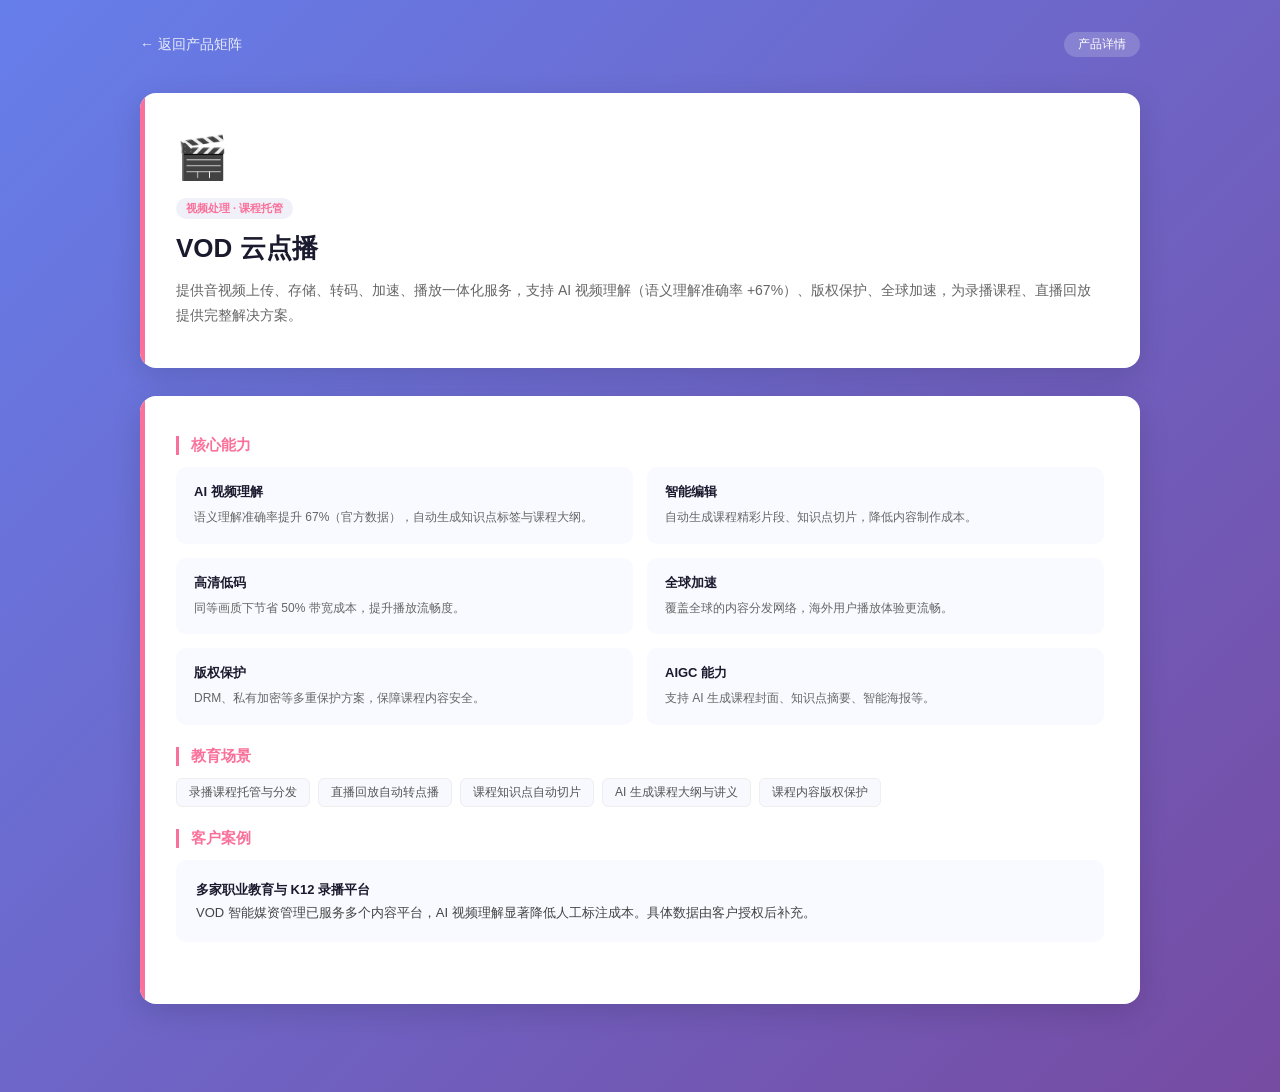
<file: vod.html>
<!DOCTYPE html>
<html lang="zh-CN">
<head>
<meta charset="UTF-8">
<meta name="viewport" content="width=device-width, initial-scale=1.0">
<title>VOD 云点播 · 腾讯云教育产品矩阵</title>
<style>
    * { margin:0; padding:0; box-sizing: border-box; }
    body {
        font-family: -apple-system, 'PingFang SC', 'Helvetica Neue', sans-serif;
        background: linear-gradient(135deg, #667eea 0%, #764ba2 100%);
        min-height: 100vh;
        padding: 32px 20px 60px;
    }
    .container { max-width: 1000px; margin: 0 auto; }

    .top-nav {
        display: flex;
        justify-content: space-between;
        align-items: center;
        margin-bottom: 36px;
    }
    .back-link {
        color: rgba(255,255,255,0.85);
        text-decoration: none;
        font-size: 14px;
        display: flex;
        align-items: center;
        gap: 6px;
        transition: color 0.2s;
    }
    .back-link:hover { color: #fff; }
    .page-badge {
        background: rgba(255,255,255,0.18);
        color: #fff;
        font-size: 12px;
        padding: 4px 14px;
        border-radius: 20px;
    }

    .hero-card {
        background: white;
        border-radius: 16px;
        padding: 40px 36px;
        margin-bottom: 28px;
        box-shadow: 0 8px 30px rgba(0,0,0,0.13);
        position: relative;
        overflow: hidden;
    }
    .hero-card::before {
        content: '';
        position: absolute;
        top: 0; left: 0;
        width: 5px;
        height: 100%;
        background: #fa709a;
        border-radius: 16px 0 0 16px;
    }
    .hero-icon { font-size: 42px; margin-bottom: 16px; }
    .hero-tag {
        display: inline-block;
        background: #f0f0f8;
        color: #fa709a;
        font-size: 11px;
        font-weight: 600;
        padding: 3px 10px;
        border-radius: 20px;
        margin-bottom: 12px;
    }
    .hero-name {
        font-size: 26px;
        font-weight: 700;
        color: #1a1a2e;
        margin-bottom: 12px;
    }
    .hero-desc {
        font-size: 14px;
        color: #666;
        line-height: 1.8;
    }

    .section { margin-bottom: 22px; }
    .section-title {
        font-size: 15px;
        font-weight: 700;
        color: #fa709a;
        margin-bottom: 12px;
        padding-left: 12px;
        border-left: 3px solid #fa709a;
    }
    .feature-grid {
        display: grid;
        grid-template-columns: 1fr 1fr;
        gap: 14px;
    }
    .feature-item {
        background: #f9faff;
        border-radius: 10px;
        padding: 16px 18px;
    }
    .feature-item .fi-title {
        font-size: 13px;
        font-weight: 700;
        color: #1a1a2e;
        margin-bottom: 6px;
    }
    .feature-item .fi-desc {
        font-size: 12px;
        color: #666;
        line-height: 1.7;
    }
    .tag-list {
        display: flex;
        flex-wrap: wrap;
        gap: 8px;
    }
    .tag-item {
        background: #f8f9fe;
        color: #555;
        font-size: 12px;
        padding: 5px 12px;
        border-radius: 6px;
        border: 1px solid #eee;
    }
    .case-box {
        background: #f9faff;
        border-radius: 10px;
        padding: 18px 20px;
        font-size: 13px;
        color: #444;
        line-height: 1.8;
    }
    .case-box strong { color: #1a1a2e; }

    @media (max-width: 640px) {
        .feature-grid { grid-template-columns: 1fr; }
    }
</style>
</head>
<body>

<div class="container">

    <div class="top-nav">
        <a href="products.html" class="back-link">← 返回产品矩阵</a>
        <span class="page-badge">产品详情</span>
    </div>

    <div class="hero-card">
        <div class="hero-icon">🎬</div>
        <div class="hero-tag">视频处理 · 课程托管</div>
        <div class="hero-name">VOD 云点播</div>
        <div class="hero-desc">
            提供音视频上传、存储、转码、加速、播放一体化服务，支持 AI 视频理解（语义理解准确率 +67%）、版权保护、全球加速，为录播课程、直播回放提供完整解决方案。
        </div>
    </div>

    <div class="hero-card">
        <div class="section">
            <div class="section-title">核心能力</div>
            <div class="feature-grid">
                <div class="feature-item">
                    <div class="fi-title">AI 视频理解</div>
                    <div class="fi-desc">语义理解准确率提升 67%（官方数据），自动生成知识点标签与课程大纲。</div>
                </div>
                <div class="feature-item">
                    <div class="fi-title">智能编辑</div>
                    <div class="fi-desc">自动生成课程精彩片段、知识点切片，降低内容制作成本。</div>
                </div>
                <div class="feature-item">
                    <div class="fi-title">高清低码</div>
                    <div class="fi-desc">同等画质下节省 50% 带宽成本，提升播放流畅度。</div>
                </div>
                <div class="feature-item">
                    <div class="fi-title">全球加速</div>
                    <div class="fi-desc">覆盖全球的内容分发网络，海外用户播放体验更流畅。</div>
                </div>
                <div class="feature-item">
                    <div class="fi-title">版权保护</div>
                    <div class="fi-desc">DRM、私有加密等多重保护方案，保障课程内容安全。</div>
                </div>
                <div class="feature-item">
                    <div class="fi-title">AIGC 能力</div>
                    <div class="fi-desc">支持 AI 生成课程封面、知识点摘要、智能海报等。</div>
                </div>
            </div>
        </div>

        <div class="section">
            <div class="section-title">教育场景</div>
            <div class="tag-list">
                <span class="tag-item">录播课程托管与分发</span>
                <span class="tag-item">直播回放自动转点播</span>
                <span class="tag-item">课程知识点自动切片</span>
                <span class="tag-item">AI 生成课程大纲与讲义</span>
                <span class="tag-item">课程内容版权保护</span>
            </div>
        </div>

        <div class="section">
            <div class="section-title">客户案例</div>
            <div class="case-box">
                <strong>多家职业教育与 K12 录播平台</strong><br>
                VOD 智能媒资管理已服务多个内容平台，AI 视频理解显著降低人工标注成本。具体数据由客户授权后补充。
            </div>
        </div>
    </div>

</div>

</body>
</html>
</file>
<file: styles.css>
/* 腾讯云 × 腾讯教育 - 语言学习 AI 客户解决方案
   视觉风格：腾讯云官网 TDesign 浅色风
   配色：白底 + 浅灰分区 + #006EFF 主蓝 + 橙色强调 */

:root {
  --bg: #FFFFFF;
  --bg-soft: #F7F8FA;
  --bg-section: #F4F5F7;
  --bg-card: #FFFFFF;
  --line: #E5E6EB;
  --line-soft: #F2F3F5;

  --text: #181B23;
  --text-dim: #4E5969;
  --text-mute: #86909C;

  --brand: #006EFF;       /* 腾讯云主蓝 */
  --brand-deep: #0052D9;
  --brand-soft: #E8F3FF;

  --accent: #00A870;      /* 成功/通过 */
  --warn: #FF7D00;        /* 痛点橙 */
  --warn-soft: #FFF3E8;
  --danger: #E54545;
  --highlight: #FFE4A8;   /* 子模块高亮黄 */

  --shadow-sm: 0 1px 2px rgba(0,0,0,.04);
  --shadow: 0 2px 12px rgba(0,0,0,.06);
  --shadow-lg: 0 8px 24px rgba(0,0,0,.08);
  --radius: 12px;
  --radius-sm: 8px;
}

* { box-sizing: border-box; }
html, body {
  margin: 0; padding: 0;
  background: var(--bg); color: var(--text);
  font-family: -apple-system, "PingFang SC", "Microsoft YaHei", "Segoe UI", Helvetica, Arial, sans-serif;
  font-size: 15px; line-height: 1.7;
  -webkit-font-smoothing: antialiased;
}
a { color: var(--brand); text-decoration: none; transition: color .15s; }
a:hover { color: var(--brand-deep); }

/* ======== 顶部导航 + 双 Logo ======== */
.nav {
  position: sticky; top: 0; z-index: 100;
  background: rgba(255, 255, 255, .96);
  backdrop-filter: blur(12px);
  border-bottom: 1px solid var(--line);
}
.nav-inner {
  max-width: 1200px; margin: 0 auto;
  display: flex; align-items: center; justify-content: space-between;
  padding: 12px 24px; min-height: 60px;
}

/* 双 Logo 区 */
.brand {
  display: flex; align-items: center; gap: 16px;
}
.brand-logo, .brand-edu {
  display: inline-flex; align-items: center;
}
.brand-logo img { display: block; height: 32px; width: auto; }
.brand-edu img   { display: block; height: 30px; width: auto; }
.brand-divider {
  width: 1px; height: 26px; background: var(--line);
}

.nav-links { display: flex; gap: 28px; align-items: center; }
.nav-links a {
  color: var(--text-dim); font-size: 14px; font-weight: 500;
  padding: 6px 0; position: relative;
}
.nav-links a:hover { color: var(--brand); }
.nav-links a.active { color: var(--brand); }
.nav-links a.active::after {
  content: ""; position: absolute; left: 0; right: 0; bottom: -14px;
  height: 2px; background: var(--brand);
}
.nav-cta {
  background: var(--brand); color: #FFF !important;
  padding: 8px 18px !important; border-radius: 6px;
  font-size: 13px; font-weight: 500;
  box-shadow: 0 1px 3px rgba(0,110,255,.2);
}
.nav-cta:hover { background: var(--brand-deep); }

@media (max-width: 800px) {
  .nav-links { display: none; }
}

/* ======== 容器 ======== */
.wrap { max-width: 1200px; margin: 0 auto; padding: 0 24px; }
.section { padding: 64px 0; }
.section-tight { padding: 44px 0; }
.section.alt { background: var(--bg-section); }

/* ======== Hero ======== */
.hero {
  padding: 64px 0 48px;
  background: linear-gradient(180deg, #F0F6FF 0%, #FFFFFF 100%);
  border-bottom: 1px solid var(--line);
}
.hero-eyebrow {
  display: inline-block; padding: 5px 14px; border-radius: 999px;
  background: var(--brand-soft); color: var(--brand);
  font-size: 12px; font-weight: 600; letter-spacing: .04em;
  margin-bottom: 16px;
}
.hero h1 {
  font-size: 38px; font-weight: 700; line-height: 1.25;
  margin: 0 0 16px; color: var(--text);
  letter-spacing: -.02em;
}
.hero h1 .grad {
  color: var(--brand);
}
.hero p.lead {
  font-size: 17px; color: var(--text-dim);
  margin: 0 0 24px; max-width: 720px;
  line-height: 1.7;
}

/* ======== 痛点 Callout（橙色亮标）======== */
.pain-callout {
  display: flex; gap: 14px; align-items: flex-start;
  background: var(--warn-soft);
  border-left: 4px solid var(--warn);
  border-radius: 0 var(--radius-sm) var(--radius-sm) 0;
  padding: 16px 20px;
  margin: 24px 0;
}
.pain-callout .pain-icon {
  flex-shrink: 0;
  width: 24px; height: 24px; border-radius: 50%;
  background: var(--warn); color: #FFF;
  display: inline-flex; align-items: center; justify-content: center;
  font-weight: 700; font-size: 13px; margin-top: 1px;
}
.pain-callout .pain-body { flex: 1; font-size: 14.5px; }
.pain-callout .pain-body strong {
  display: block; color: var(--text); font-weight: 600;
  margin-bottom: 4px; font-size: 14px;
}
.pain-callout .pain-body span {
  color: var(--text-dim); line-height: 1.6;
}

/* ======== 子模块高亮标题 ======== */
.sub-title {
  display: inline-flex; align-items: center; gap: 10px;
  margin: 0 0 14px;
  font-size: 19px; font-weight: 700; color: var(--text);
  position: relative;
  padding-left: 14px;
}
.sub-title::before {
  content: ""; position: absolute; left: 0; top: 6px; bottom: 6px;
  width: 4px; border-radius: 2px;
  background: var(--brand);
}
.sub-title .sub-num {
  display: inline-flex; align-items: center; justify-content: center;
  min-width: 32px; height: 24px; padding: 0 8px;
  background: var(--brand); color: #FFF;
  border-radius: 4px; font-size: 12px; font-weight: 700;
  letter-spacing: .04em;
}
.sub-title .sub-highlight {
  background: var(--highlight);
  padding: 2px 6px; border-radius: 3px;
  font-weight: 700;
}

/* ======== 主线 Hero 颜色变体 ======== */
.hero-line { padding: 56px 0 36px; }
.hero-line.a { background: linear-gradient(180deg, #E8F3FF 0%, #FFFFFF 100%); }
.hero-line.b { background: linear-gradient(180deg, #E8FFF7 0%, #FFFFFF 100%); }
.hero-line.c { background: linear-gradient(180deg, #FFF3E8 0%, #FFFFFF 100%); }
.hero-coop { padding: 56px 0 36px; background: linear-gradient(180deg, #F0F6FF 0%, #FFFFFF 100%); }
.hero-line h1 .grad { color: var(--brand); }
.hero-line.b h1 .grad { color: var(--accent); }
.hero-line.c h1 .grad { color: var(--warn); }

/* ======== 子模块导航 ======== */
.sub-nav {
  display: flex; gap: 8px; flex-wrap: wrap;
  background: var(--bg-card); border: 1px solid var(--line);
  border-radius: var(--radius); padding: 10px;
  box-shadow: var(--shadow-sm);
}
.sub-nav a {
  display: inline-flex; align-items: center; gap: 8px;
  padding: 8px 14px; border-radius: var(--radius-sm);
  color: var(--text-dim); font-size: 13.5px; font-weight: 500;
  transition: all .15s;
}
.sub-nav a:hover { background: var(--brand-soft); color: var(--brand); }
.sub-nav .num {
  display: inline-flex; align-items: center; justify-content: center;
  width: 24px; height: 22px; border-radius: 4px;
  background: var(--brand); color: #FFF;
  font-size: 11px; font-weight: 700;
}

/* ======== 内容块 ======== */
.block { margin: 28px 0; }
.block .h3 {
  font-size: 17px; font-weight: 600; margin: 0 0 12px;
  color: var(--text);
}
.h3 { font-size: 17px; font-weight: 600; margin: 0 0 12px; color: var(--text); }

/* bullets */
ul.bullets { padding-left: 18px; margin: 8px 0; color: var(--text-dim); }
ul.bullets li { margin: 6px 0; font-size: 14.5px; line-height: 1.65; }
ul.bullets li::marker { color: var(--brand); }
ul.bullets li strong { color: var(--text); font-weight: 600; }

/* muted */
.muted { color: var(--text-mute); font-size: 13px; }
.link-arrow { color: var(--brand); font-weight: 600; border-bottom: 1px dashed rgba(0,110,255,.4); }
.link-arrow:hover { border-bottom-style: solid; }

/* ======== Section 标题 ======== */
.section h2 {
  font-size: 26px; font-weight: 700; margin: 0 0 8px;
  color: var(--text); letter-spacing: -.01em;
}
.section .section-sub {
  color: var(--text-dim); font-size: 15px; margin: 0 0 28px;
}

/* ======== 三主线卡片（首页） ======== */
.line-grid {
  display: grid; grid-template-columns: repeat(3, 1fr); gap: 20px;
  margin-top: 24px;
}
@media (max-width: 1000px) { .line-grid { grid-template-columns: 1fr; } }
.line-card {
  background: var(--bg-card); border: 1px solid var(--line);
  border-radius: var(--radius); padding: 28px 26px;
  position: relative; overflow: hidden;
  transition: all .2s;
  box-shadow: var(--shadow-sm);
}
.line-card:hover {
  transform: translateY(-3px);
  box-shadow: var(--shadow-lg);
  border-color: var(--brand);
}
.line-card::before {
  content: ""; position: absolute; top: 0; left: 0; right: 0; height: 3px;
  background: var(--brand);
}
.line-card.b::before { background: var(--accent); }
.line-card.c::before { background: var(--warn); }
.line-card .line-tag {
  display: inline-block; padding: 4px 10px; border-radius: 4px;
  background: var(--brand-soft); color: var(--brand);
  font-size: 11px; font-weight: 700; letter-spacing: .04em;
  margin-bottom: 14px;
}
.line-card.b .line-tag { background: #E8FFF7; color: var(--accent); }
.line-card.c .line-tag { background: #FFF3E8; color: var(--warn); }
.line-card h3 {
  font-size: 19px; font-weight: 700; margin: 0 0 8px; color: var(--text);
}
.line-card p { color: var(--text-dim); font-size: 14px; margin: 6px 0; line-height: 1.65; }

/* 主线卡片 Hero 数字（C case 重点强调） */
.line-card .hero-num {
  display: flex; align-items: baseline; gap: 8px;
  margin: 16px 0 4px; padding: 14px 0;
  border-top: 1px solid var(--line); border-bottom: 1px solid var(--line);
}
.line-card .hero-num .num {
  font-size: 48px; font-weight: 800; line-height: 1;
  letter-spacing: -.03em;
  font-feature-settings: "tnum";
  background: linear-gradient(135deg, #006EFF 0%, #00A4FF 100%);
  -webkit-background-clip: text; background-clip: text;
  -webkit-text-fill-color: transparent; color: transparent;
}
.line-card.b .hero-num .num {
  background: linear-gradient(135deg, #00B894 0%, #00D9A6 100%);
  -webkit-background-clip: text; background-clip: text;
  -webkit-text-fill-color: transparent;
}
.line-card.c .hero-num .num {
  background: linear-gradient(135deg, #FF7D00 0%, #FFA040 100%);
  -webkit-background-clip: text; background-clip: text;
  -webkit-text-fill-color: transparent;
}
.line-card .hero-num .num-label {
  flex: 1;
  font-size: 13px; color: var(--text-mute); line-height: 1.4;
}
.line-card .hero-num .num-label strong {
  display: block; color: var(--text); font-weight: 600; font-size: 14px; margin-bottom: 2px;
}

.line-card .sub-list {
  margin-top: 14px; padding-top: 0;
  display: flex; flex-direction: column; gap: 6px;
}
.line-card .sub-list span {
  font-size: 13px; color: var(--text-dim);
}
.line-card .sub-list span strong {
  color: var(--text); font-weight: 600;
}
.line-card .arrow {
  display: inline-flex; align-items: center; gap: 4px;
  margin-top: 18px; color: var(--brand); font-weight: 600; font-size: 14px;
}

/* ======== 案例卡 ======== */
.case {
  background: var(--bg-card); border: 1px solid var(--line);
  border-radius: var(--radius); padding: 22px 26px; margin: 12px 0;
  box-shadow: var(--shadow-sm);
}
.case .case-tag {
  display: inline-block; padding: 4px 10px; border-radius: 4px;
  background: #E8FFF7; color: var(--accent);
  font-size: 11px; font-weight: 700; letter-spacing: .04em;
  margin-bottom: 10px;
}
.case h4 { font-size: 16px; font-weight: 600; margin: 0 0 8px; color: var(--text); }
.case p { color: var(--text-dim); font-size: 14px; margin: 6px 0; line-height: 1.65; }
.case ul.bullets li { font-size: 14px; }
.case.big { padding: 26px 30px; }
.case.big h4 { font-size: 18px; }
.case.featured {
  border: 1.5px solid var(--warn);
  background: linear-gradient(180deg, #FFF8EE 0%, #FFFFFF 100%);
}
.case.featured .case-tag { background: var(--warn); color: #FFF; }

/* ======== 关键数据 stat ======== */
.stat-grid {
  display: grid; grid-template-columns: repeat(3, 1fr); gap: 18px;
  margin: 24px 0;
}
@media (max-width: 800px) { .stat-grid { grid-template-columns: 1fr 1fr; } }
.stat {
  background: var(--bg-card); border: 1px solid var(--line);
  border-radius: var(--radius); padding: 28px 22px;
  text-align: center;
  box-shadow: var(--shadow-sm);
  transition: all .15s;
  position: relative; overflow: hidden;
}
.stat::before {
  content: ""; position: absolute; top: 0; left: 0; right: 0; height: 3px;
  background: linear-gradient(90deg, #006EFF, #00A4FF);
}
.stat:hover {
  border-color: var(--brand);
  box-shadow: var(--shadow);
  transform: translateY(-2px);
}
.stat .stat-num {
  font-size: 46px; font-weight: 800; line-height: 1.05;
  background: linear-gradient(135deg, #006EFF 0%, #00A4FF 100%);
  -webkit-background-clip: text; background-clip: text;
  -webkit-text-fill-color: transparent; color: transparent;
  letter-spacing: -.03em;
  font-feature-settings: "tnum";
}
.stat .stat-num .unit {
  font-size: 22px; font-weight: 700; margin-left: 2px;
  -webkit-text-fill-color: initial; color: var(--brand);
}
.stat .stat-label {
  margin-top: 10px; font-size: 14px; color: var(--text);
  font-weight: 500;
}
.stat .stat-sub {
  margin-top: 4px; font-size: 12px; color: var(--text-mute);
}
@media (max-width: 800px) {
  .stat .stat-num { font-size: 38px; }
  .stat .stat-num .unit { font-size: 18px; }
}

/* ======== card-lite（小卡片） ======== */
.card-lite {
  background: var(--bg-card); border: 1px solid var(--line);
  border-radius: var(--radius); padding: 20px 22px;
  transition: all .15s;
  box-shadow: var(--shadow-sm);
}
.card-lite:hover {
  border-color: var(--brand);
  box-shadow: var(--shadow);
}
.card-lite-tag {
  display: inline-block; padding: 3px 9px; border-radius: 4px;
  background: var(--brand-soft); color: var(--brand);
  font-size: 11px; font-weight: 700; letter-spacing: .04em;
  margin-bottom: 10px;
}
.card-lite h4 { font-size: 15px; font-weight: 600; margin: 0 0 8px; color: var(--text); }
.card-lite p { color: var(--text-dim); font-size: 13.5px; margin: 4px 0; line-height: 1.6; }
.card-lite p.muted { color: var(--text-mute); font-size: 12px; margin-top: 8px; }

/* ======== 链路图（A1 用）======== */
.flow-chain {
  display: flex; align-items: stretch; gap: 0;
  background: var(--bg-card); border: 1px solid var(--line);
  border-radius: var(--radius); padding: 24px;
  margin: 18px 0;
  box-shadow: var(--shadow-sm);
  overflow-x: auto;
}
.flow-step {
  flex: 1; min-width: 130px;
  text-align: center; position: relative;
  padding: 4px 8px;
}
.flow-step + .flow-step::before {
  content: "→"; position: absolute; left: -10px; top: 50%;
  transform: translateY(-50%);
  color: var(--brand); font-size: 18px; font-weight: 700;
}
.flow-step .flow-name {
  display: inline-block; padding: 8px 14px; border-radius: 6px;
  background: var(--brand-soft); color: var(--brand);
  font-weight: 700; font-size: 14px;
  margin-bottom: 8px;
}
.flow-step .flow-latency {
  display: block; color: var(--text); font-weight: 600; font-size: 14px;
}
.flow-step .flow-desc {
  display: block; color: var(--text-mute); font-size: 12px; margin-top: 2px;
}
.flow-total {
  margin-top: 16px; text-align: center;
  font-size: 15px; color: var(--text);
}
.flow-total strong {
  color: var(--warn); font-weight: 700; font-size: 18px;
}

/* ======== 诊断表 ======== */
.diag-table {
  background: var(--bg-card); border: 1px solid var(--line);
  border-radius: var(--radius); overflow: hidden;
  box-shadow: var(--shadow-sm);
}
.diag-head, .diag-row {
  display: grid; grid-template-columns: 1.6fr .8fr .8fr .8fr .8fr 2fr;
  font-size: 13.5px; padding: 14px 18px;
  border-bottom: 1px solid var(--line-soft); align-items: center;
}
.diag-head {
  background: var(--bg-soft); font-weight: 600; color: var(--text);
  font-size: 12.5px; letter-spacing: .03em;
}
.diag-row { color: var(--text-dim); }
.diag-row:last-child { border-bottom: none; }
.diag-row > div:first-child { color: var(--text); font-weight: 500; }
@media (max-width: 900px) {
  .diag-head { display: none; }
  .diag-row { grid-template-columns: 1fr; gap: 4px; padding: 14px 16px; }
}

/* ======== 区域分层网格 ======== */
.region-grid {
  background: var(--bg-card); border: 1px solid var(--line);
  border-radius: var(--radius); overflow: hidden;
  box-shadow: var(--shadow-sm);
}
.region-row {
  display: grid; grid-template-columns: 90px 1.4fr 2fr;
  align-items: center; padding: 14px 20px;
  border-bottom: 1px solid var(--line-soft); font-size: 14px;
  gap: 12px;
}
.region-row:last-child { border-bottom: none; }
.region-tag {
  padding: 4px 10px; border-radius: 4px; text-align: center;
  font-size: 11px; font-weight: 700; letter-spacing: .04em;
}
.region-row.strong .region-tag { background: #E8FFF7; color: var(--accent); }
.region-row.mid .region-tag { background: #FFF3E8; color: var(--warn); }
.region-row.weak .region-tag { background: #FFECEC; color: var(--danger); }
.region-name { color: var(--text); font-weight: 600; }
.region-note { color: var(--text-dim); font-size: 13px; }
@media (max-width: 900px) {
  .region-row { grid-template-columns: 1fr; gap: 6px; }
}

/* ======== 三阶段共创 ======== */
.phase-grid {
  display: grid; grid-template-columns: repeat(3, 1fr); gap: 18px;
  margin-top: 20px;
}
@media (max-width: 1000px) { .phase-grid { grid-template-columns: 1fr; } }
.phase {
  background: var(--bg-card); border: 1px solid var(--line);
  border-radius: var(--radius); padding: 26px 24px;
  position: relative; overflow: hidden;
  box-shadow: var(--shadow-sm);
}
.phase::before {
  content: ""; position: absolute; top: 0; left: 0; right: 0; height: 3px;
  background: var(--brand);
}
.phase-tag {
  display: inline-block; padding: 4px 10px; border-radius: 4px;
  background: var(--brand-soft); color: var(--brand);
  font-size: 11px; font-weight: 700; letter-spacing: .04em;
  margin-bottom: 12px;
}
.phase h3 { font-size: 18px; font-weight: 700; margin: 0 0 8px; color: var(--text); }
.phase-sub { color: var(--text-dim); font-size: 13.5px; margin: 0 0 14px; }
.phase-out {
  margin-top: 14px; padding: 10px 14px; border-radius: var(--radius-sm);
  background: #E8FFF7; border: 1px solid rgba(0,168,112,.25);
  font-size: 13px; color: var(--accent); font-weight: 500;
}

/* ======== POC 指标表 ======== */
.poc-table {
  background: var(--bg-card); border: 1px solid var(--line);
  border-radius: var(--radius); overflow: hidden;
  box-shadow: var(--shadow-sm);
}
.poc-head, .poc-row {
  display: grid; grid-template-columns: 100px 1.6fr 1.4fr 1.4fr;
  align-items: center; padding: 14px 18px;
  border-bottom: 1px solid var(--line-soft); font-size: 13.5px; gap: 12px;
}
.poc-head {
  background: var(--bg-soft); font-weight: 600; color: var(--text);
  font-size: 12.5px; letter-spacing: .03em;
}
.poc-row:last-child { border-bottom: none; }
.poc-row { color: var(--text-dim); }
.poc-row > div:nth-child(2) { color: var(--text); font-weight: 600; }
.poc-cell-tag {
  padding: 3px 9px; border-radius: 4px; text-align: center;
  background: var(--brand-soft); color: var(--brand);
  font-size: 11px; font-weight: 700; letter-spacing: .04em;
}
@media (max-width: 1000px) {
  .poc-head { display: none; }
  .poc-row { grid-template-columns: 1fr; gap: 6px; }
}

/* ======== 关键人协同 ======== */
.role-grid {
  display: grid; grid-template-columns: repeat(2, 1fr); gap: 14px;
  margin-top: 20px;
}
@media (max-width: 800px) { .role-grid { grid-template-columns: 1fr; } }
.role-card {
  background: var(--bg-card); border: 1px solid var(--line);
  border-radius: var(--radius); padding: 18px 22px;
  box-shadow: var(--shadow-sm);
}
.role-card h4 { font-size: 15.5px; font-weight: 600; margin: 6px 0 4px; color: var(--text); }
.role-card .muted { font-size: 13px; }
.role-tag {
  display: inline-block; padding: 3px 9px; border-radius: 4px;
  font-size: 11px; font-weight: 700; letter-spacing: .04em;
}
.role-tag.your { background: #FFF3E8; color: var(--warn); }
.role-tag.mine { background: var(--brand-soft); color: var(--brand); }

/* ======== 风险表 ======== */
.risk-grid { display: flex; flex-direction: column; gap: 10px; }
.risk-row {
  display: grid; grid-template-columns: 1fr 1.6fr;
  background: var(--bg-card); border: 1px solid var(--line);
  border-radius: var(--radius); padding: 18px 22px; gap: 16px;
  box-shadow: var(--shadow-sm);
}
.risk-q { color: var(--text); font-weight: 600; font-size: 14.5px; }
.risk-a { color: var(--text-dim); font-size: 14px; line-height: 1.65; }
@media (max-width: 800px) { .risk-row { grid-template-columns: 1fr; gap: 6px; } }

/* ======== CTA section ======== */
.cta-section {
  background: linear-gradient(180deg, var(--bg-section), var(--bg));
}

/* ======== 按钮 ======== */
.btn {
  display: inline-flex; align-items: center; gap: 6px;
  padding: 10px 20px; border-radius: var(--radius-sm);
  font-size: 14px; font-weight: 500;
  transition: all .15s;
  border: none; cursor: pointer;
}
.btn.primary {
  background: var(--brand); color: #FFF !important;
  box-shadow: 0 1px 3px rgba(0,110,255,.2);
}
.btn.primary:hover { background: var(--brand-deep); }
.btn.ghost {
  background: #FFF; color: var(--brand) !important;
  border: 1px solid var(--brand);
}
.btn.ghost:hover { background: var(--brand-soft); }

/* ======== Footer ======== */
.footer {
  background: var(--bg-section);
  border-top: 1px solid var(--line);
  padding: 28px 0; color: var(--text-mute); font-size: 13px;
}
.footer .wrap { display: flex; justify-content: space-between; align-items: center; gap: 16px; flex-wrap: wrap; }
.footer a { color: var(--text-dim); }

/* 通用文字渐变（替代 H1 内 .grad，可在任意 H2 等处使用） */
.grad-text {
  background: linear-gradient(135deg, #006EFF 0%, #00A4FF 100%);
  -webkit-background-clip: text; background-clip: text;
  -webkit-text-fill-color: transparent; color: transparent;
}
.footer-meta { font-size: 12px; color: var(--text-mute); margin-top: 4px; }

/* ======== Case Details 交互 ======== */
details.case {
  cursor: pointer;
}
details.case summary.case-summary {
  display: flex;
  align-items: center;
  gap: 10px;
  list-style: none;
  padding: 0;
  margin: 0;
  cursor: pointer;
}
details.case summary.case-summary::-webkit-details-marker {
  display: none;
}
details.case .details-toggle {
  color: #006EFF;
  font-size: 13px;
  font-weight: 400;
}
details.case[open] .case-body {
  display: grid;
  grid-template-columns: 1fr 1fr;
  gap: 16px 32px;
  font-size: 13.5px;
  line-height: 1.7;
  margin-top: 14px;
}
details.case .case-body div {
  color: #444;
}
details.case .case-body div .section-label {
  font-weight: 600;
  color: #006EFF;
  margin-bottom: 4px;
  font-size: 13px;
}
@media (max-width: 800px) {
  details.case[open] .case-body {
    grid-template-columns: 1fr;
  }
}
</file>
